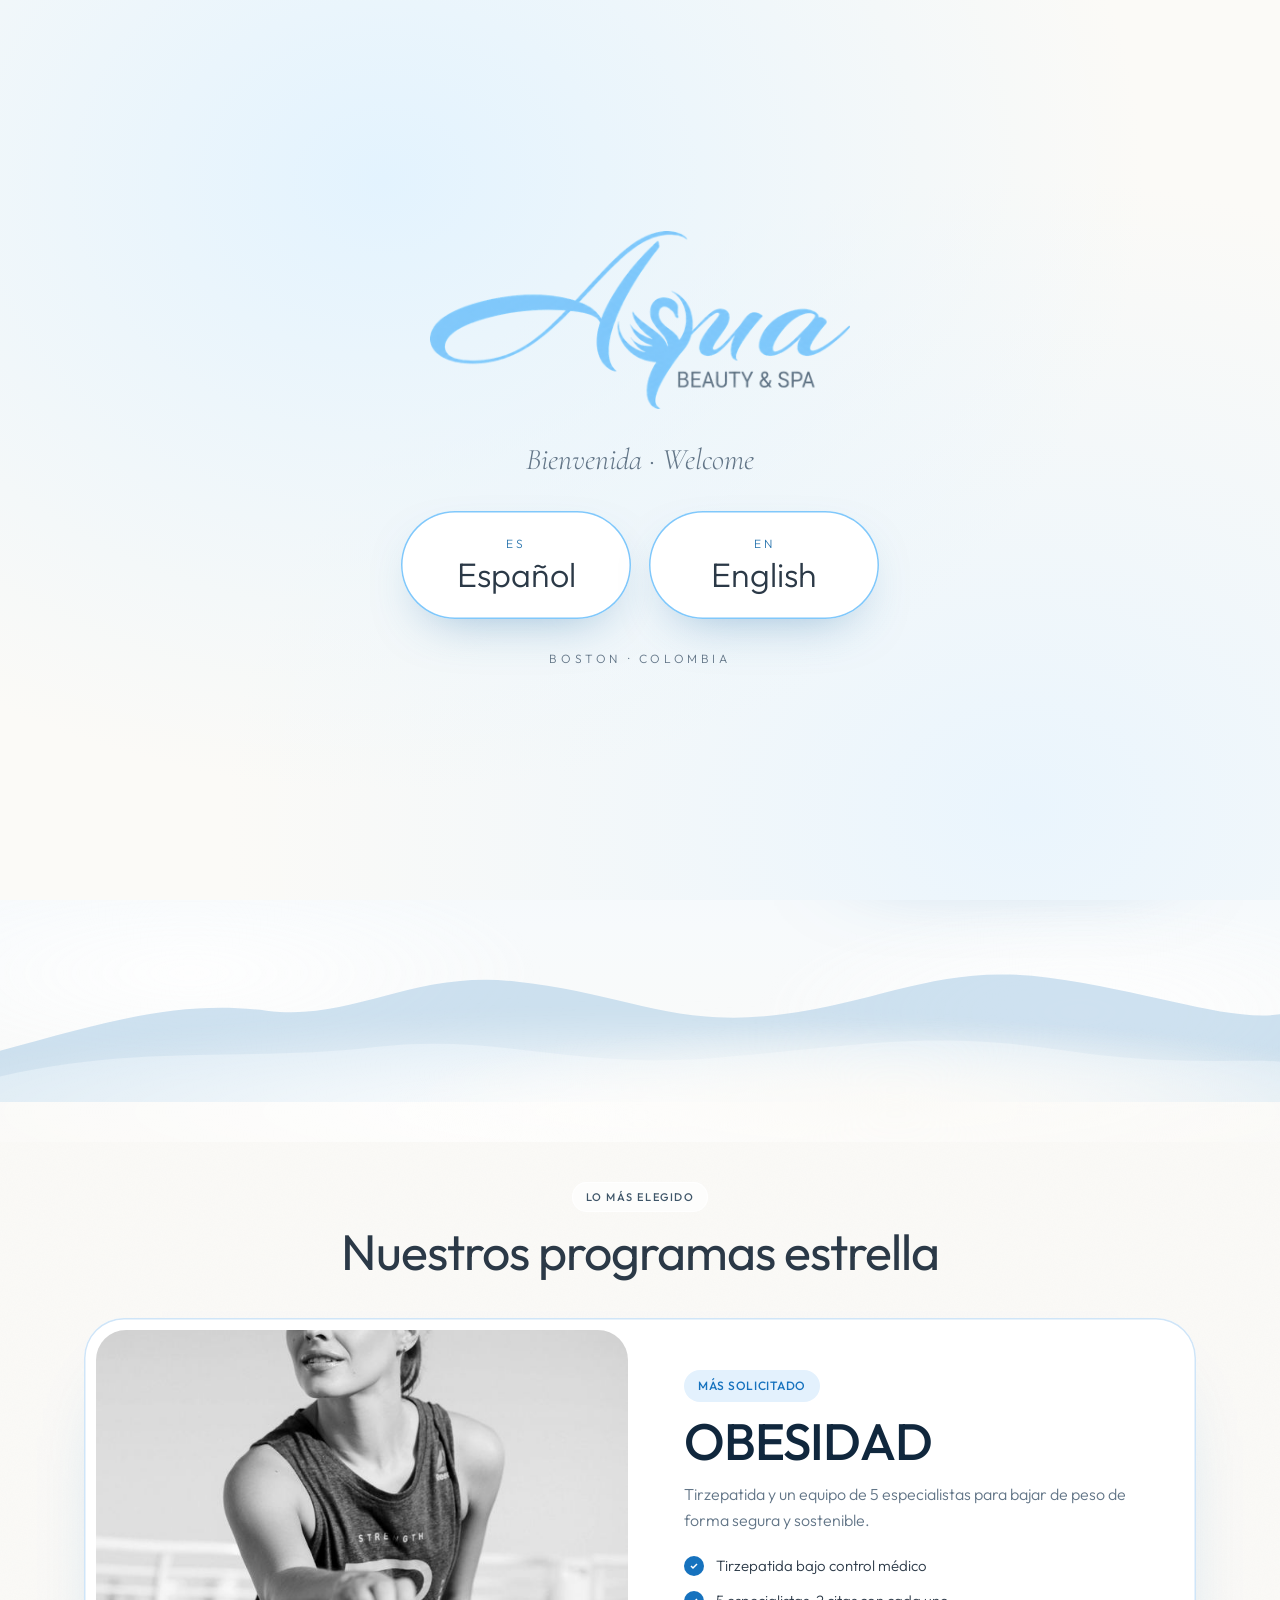
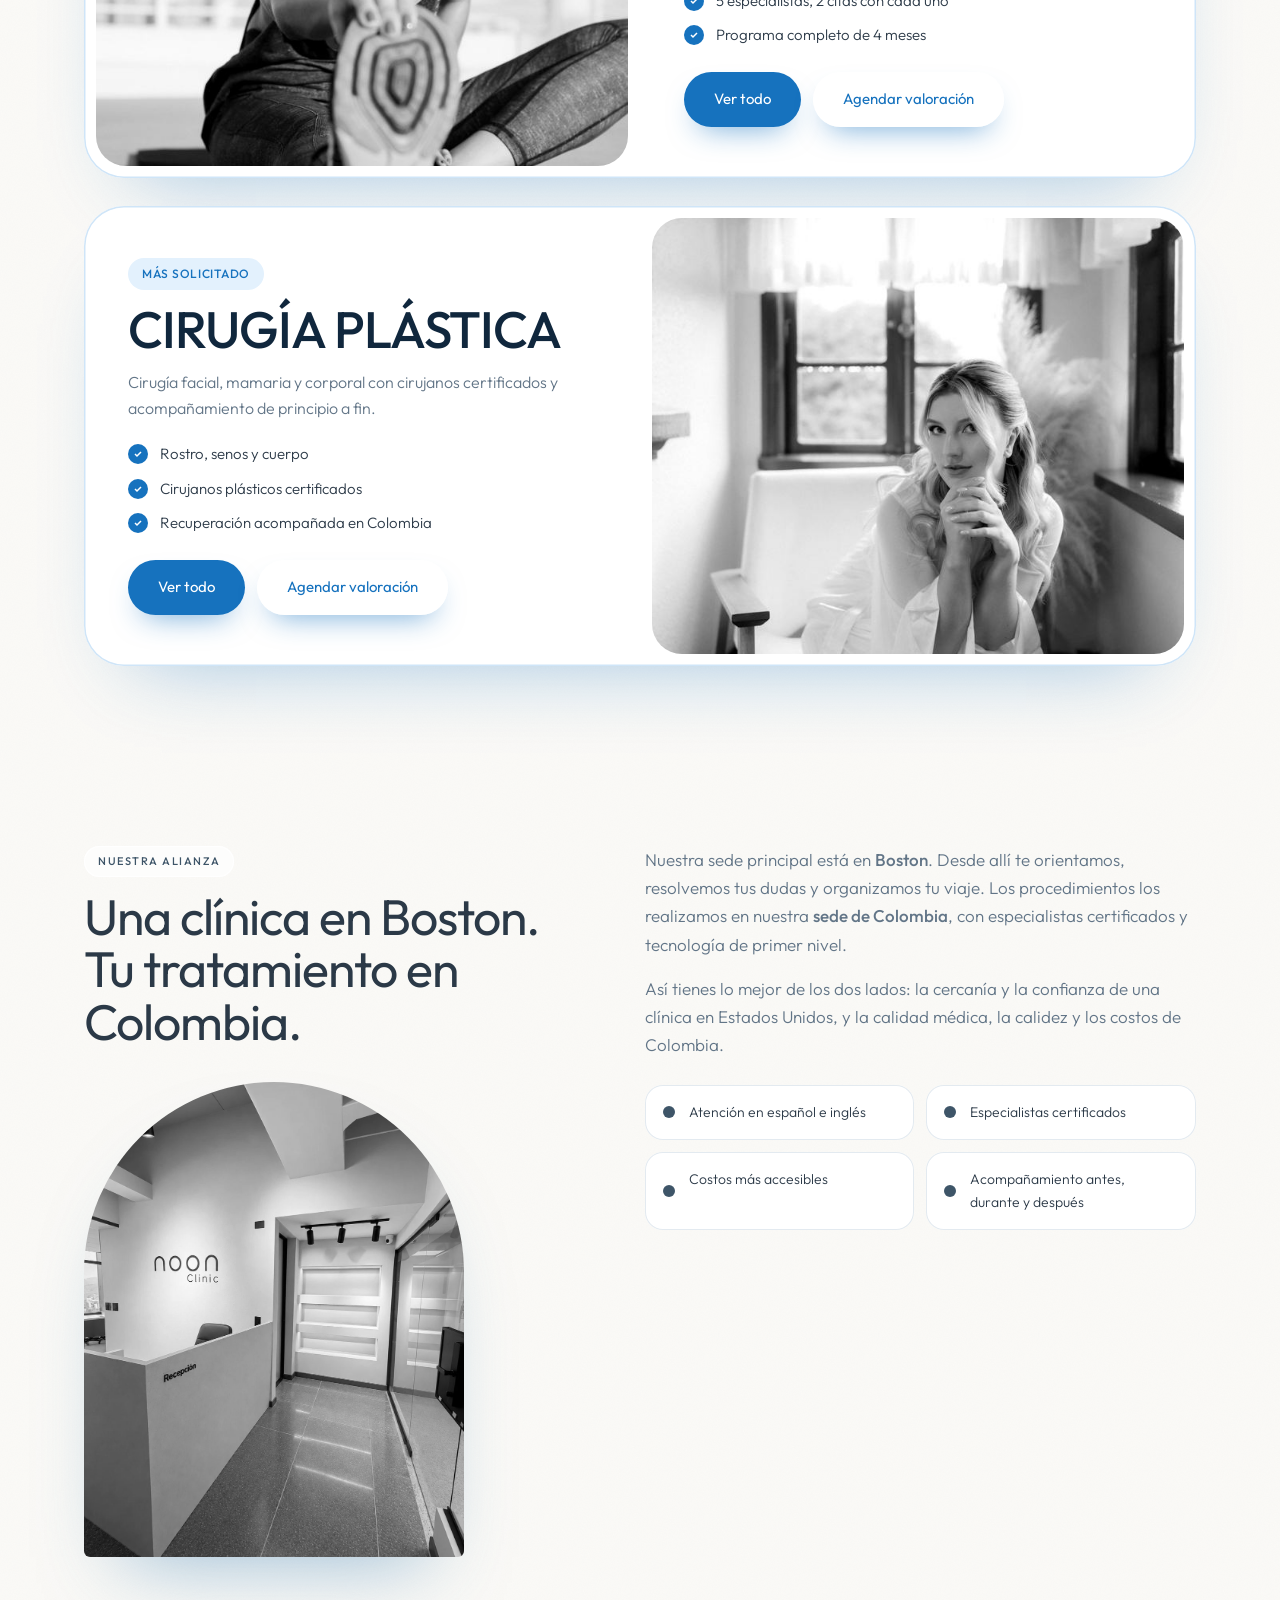
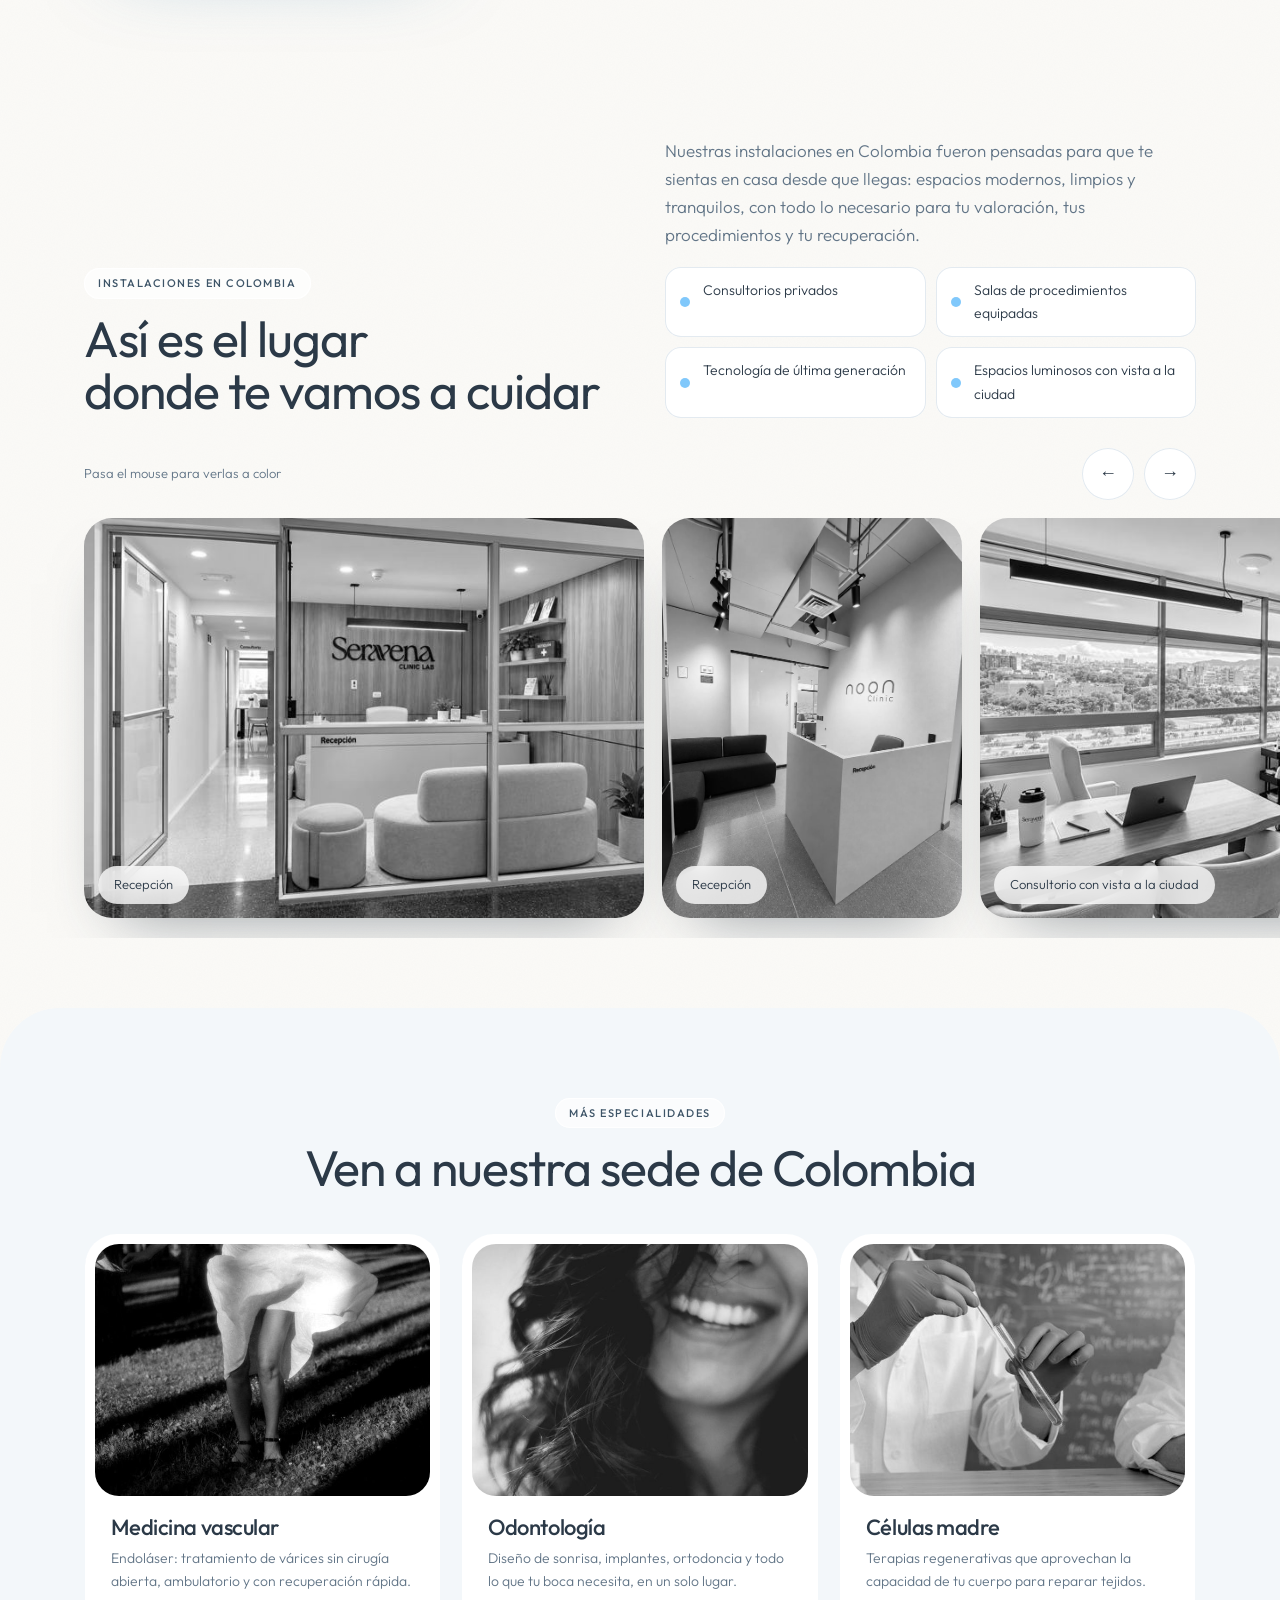
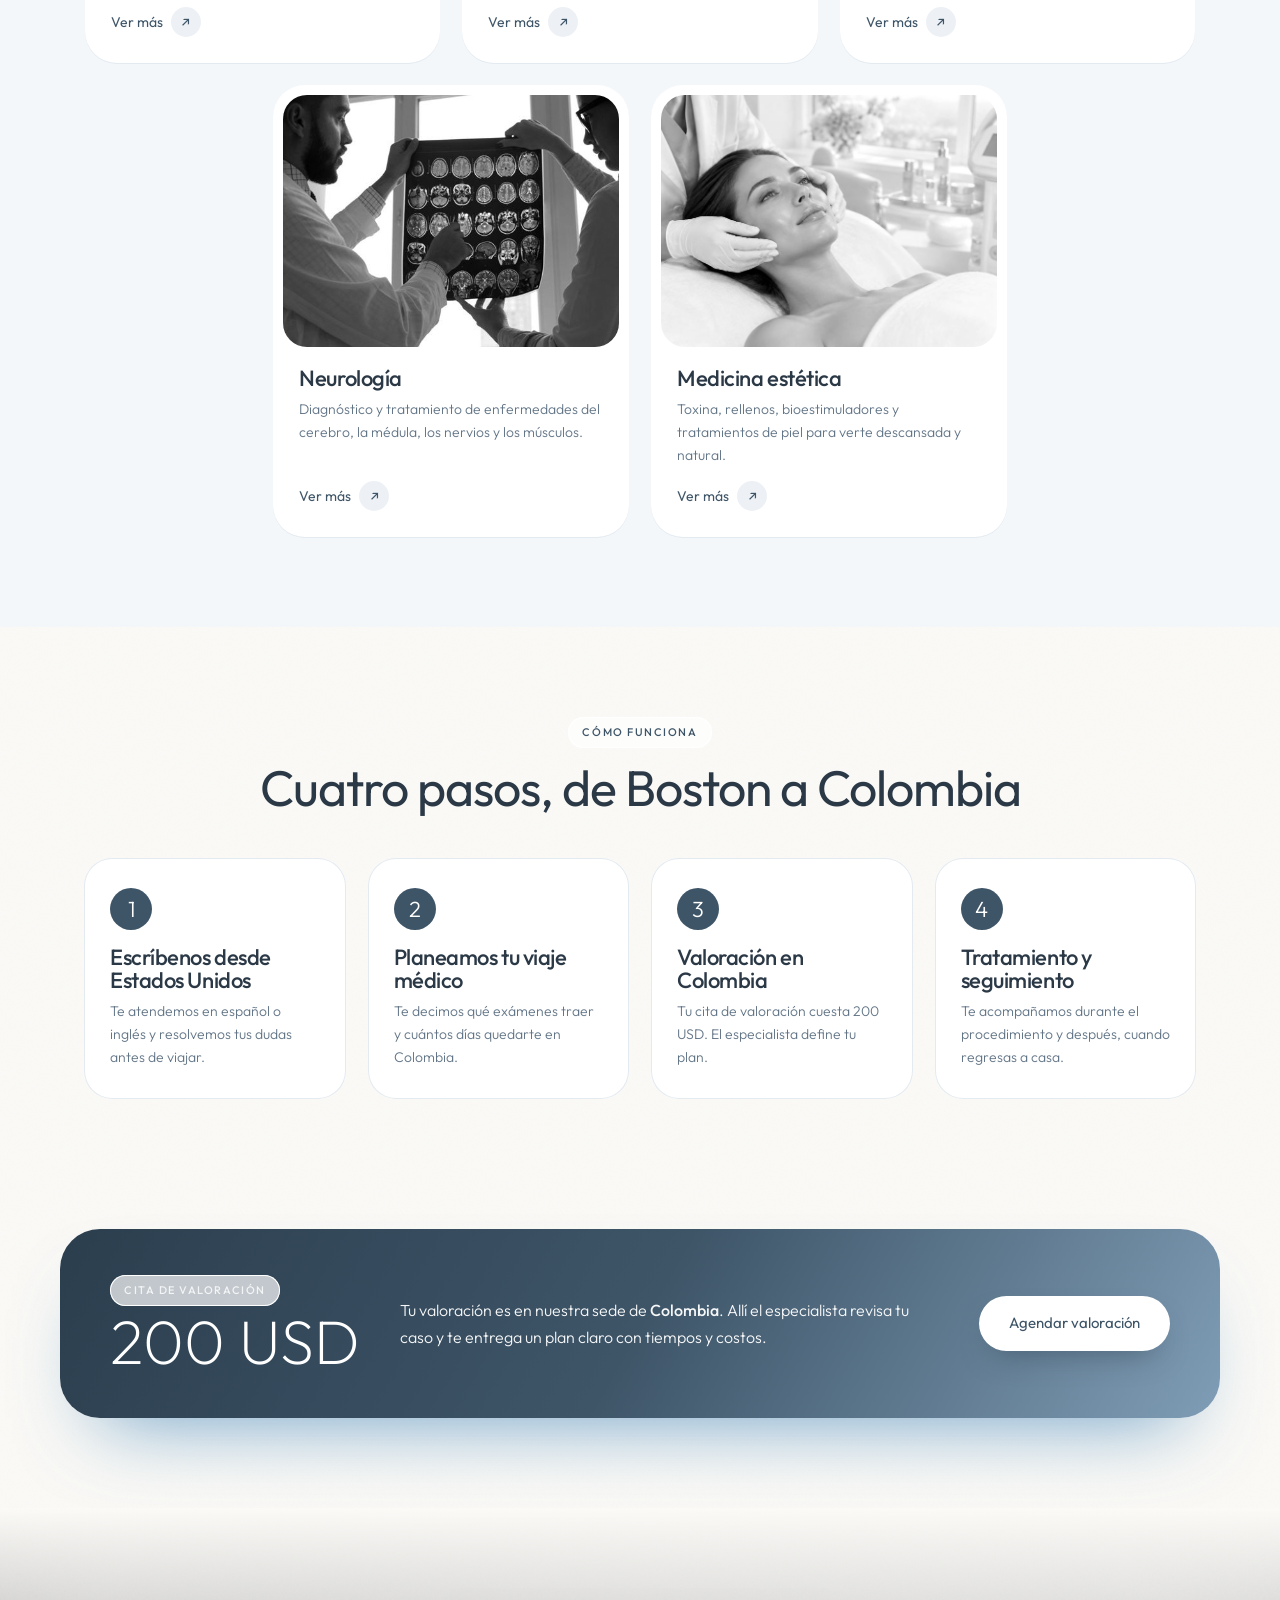
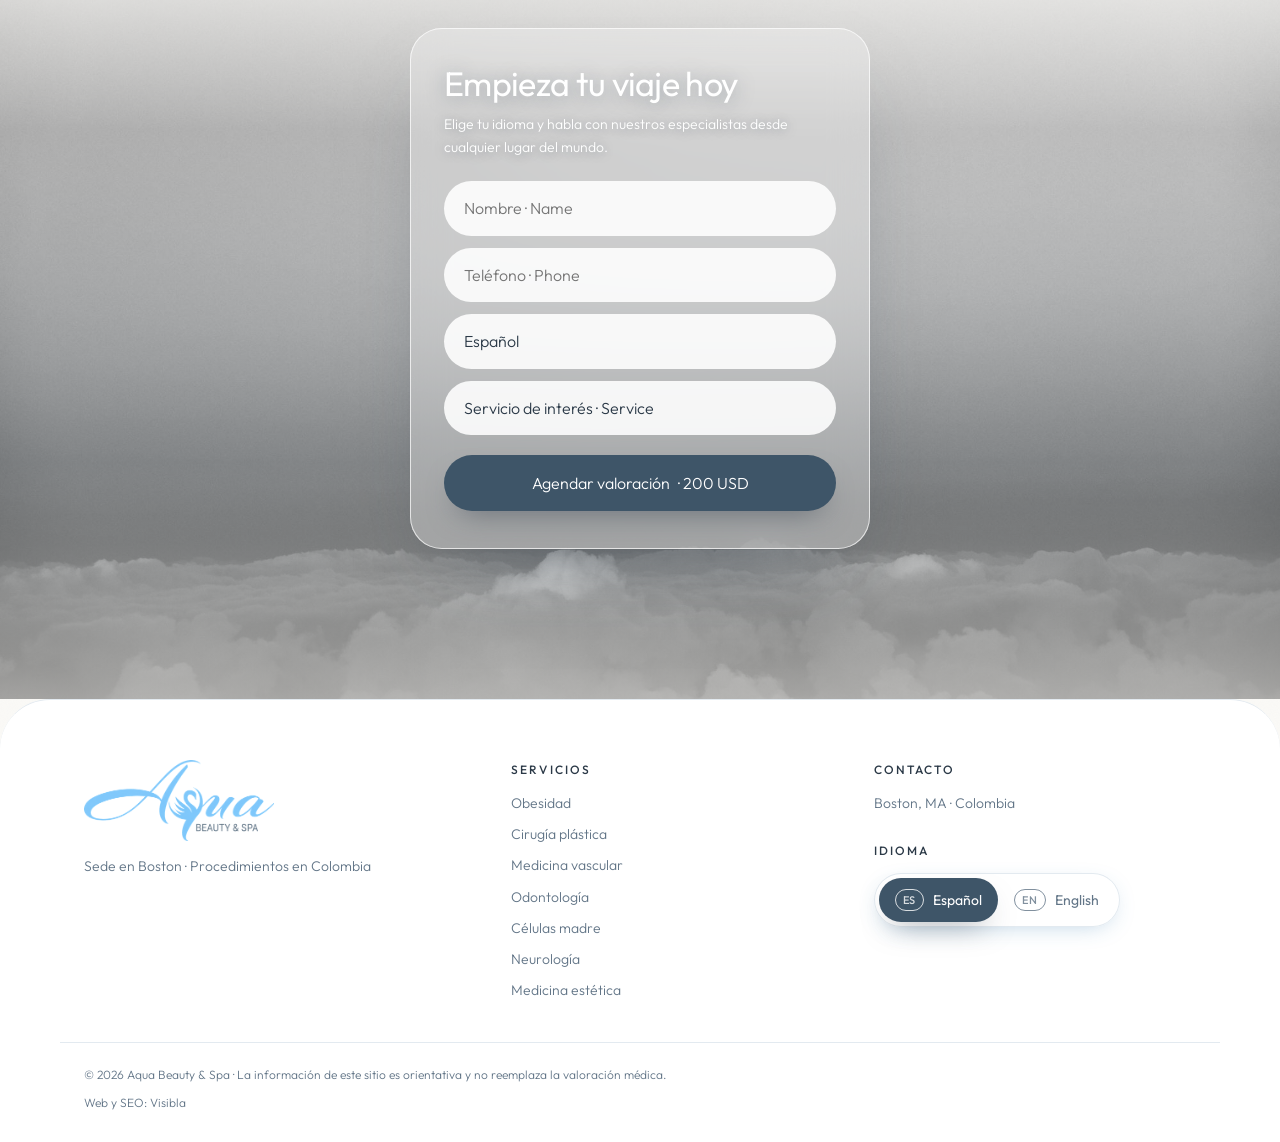
<file: index.html>
<!doctype html>
<html lang="es" data-lang="es">
<head>
<meta charset="utf-8">
<meta name="viewport" content="width=device-width, initial-scale=1, viewport-fit=cover">
<meta name="theme-color" content="#DCEEFB">
<title>Aqua Beauty & Spa · Boston – Colombia</title>
<meta name="description" content="Clínica con sede en Boston y procedimientos en Colombia: obesidad, medicina vascular, odontología, células madre, neurología, medicina estética y cirugía plástica.">
<link rel="icon" href="img/favicon.png">
<link rel="preconnect" href="https://fonts.googleapis.com"><link rel="preconnect" href="https://fonts.gstatic.com" crossorigin>
<link href="https://fonts.googleapis.com/css2?family=Outfit:wght@200;300;400;500&family=Cormorant+Garamond:ital,wght@1,400&display=swap" rel="stylesheet">
<link rel="stylesheet" href="css/estilos.css">
<script>try{var q=new URLSearchParams(location.search).get('lang');if(q==='es'||q==='en')localStorage.setItem('aqua-lang',q);var l=localStorage.getItem('aqua-lang');if(l){document.documentElement.dataset.lang=l;document.documentElement.lang=l;document.documentElement.classList.add('lang-chosen')}}catch(e){}</script>
</head>
<body class=""><div class="splash" id="splash">
  <div class="splash-card">
    <img src="img/logo-aqua-900.png" alt="Aqua Beauty &amp; Spa" class="splash-logo">
    <p class="splash-t">Bienvenida · Welcome</p>
    <div class="splash-btns">
      <button type="button" data-set="es" data-close><small>ES</small>Español</button>
      <button type="button" data-set="en" data-close><small>EN</small>English</button>
    </div>
    <p class="splash-sub">Boston · Colombia</p>
  </div>
</div>
<div class="langbar">
  <div class="wrap langbar-in">
    <p class="langbar-q"><span data-l="es">Elige tu idioma</span><span data-l="en">Choose your language</span></p>
    <div class="lang-switch" role="group" aria-label="Idioma / Language">
  <button type="button" data-set="es"><span class="flag">ES</span> Español</button>
  <button type="button" data-set="en"><span class="flag">EN</span> English</button>
</div>
  </div>
</div>
<header class="nav">
  <div class="wrap nav-in">
    <a href="index.html" class="brand"><img src="img/logo-aqua-900.png" alt="Aqua Beauty &amp; Spa"></a>
    <button class="burger" aria-label="Menú" onclick="document.body.classList.toggle('menu-open')"><i></i><i></i></button>
    <nav class="links"><a href="obesidad.html" class="prio"><span data-l="es">Obesidad</span><span data-l="en">Weight Loss</span></a><a href="cirugia-plastica.html" class="prio"><span data-l="es">Cirugía plástica</span><span data-l="en">Plastic Surgery</span></a><a href="medicina-vascular.html"><span data-l="es">Medicina vascular</span><span data-l="en">Vascular Medicine</span></a><a href="odontologia.html"><span data-l="es">Odontología</span><span data-l="en">Dentistry</span></a><a href="celulas-madre.html"><span data-l="es">Células madre</span><span data-l="en">Stem Cells</span></a><a href="neurologia.html"><span data-l="es">Neurología</span><span data-l="en">Neurology</span></a><a href="medicina-estetica.html"><span data-l="es">Medicina estética</span><span data-l="en">Aesthetic Medicine</span></a><a href="#contacto" class="btn btn-sm"><span data-l="es">Agendar valoración</span><span data-l="en">Book consultation</span></a></nav>
  </div>
</header>
<main>
<section class="hero">
  <div class="sky" aria-hidden="true">
  <span class="cl cl1"></span><span class="cl cl2"></span><span class="cl cl3"></span><span class="cl cl4"></span><span class="cl cl5"></span>
  <svg class="mnt" viewBox="0 0 1440 260" preserveAspectRatio="none"><path class="m1" d="M0 190 C 120 150 200 120 300 135 C 400 150 460 80 580 95 C 700 110 760 160 880 140 C 1000 120 1060 70 1180 90 C 1300 110 1380 150 1440 140 L1440 260 L0 260Z"/><path class="m2" d="M0 225 C 160 180 280 205 420 185 C 560 165 640 215 800 200 C 960 185 1040 160 1200 190 C 1320 212 1400 200 1440 205 L1440 260 L0 260Z"/></svg>
  <span class="cl fog1"></span><span class="cl fog2"></span>
</div>
  <div class="wrap hero-in">
    <div class="hero-txt">
      <p class="kicker"><span data-l="es">Boston · Colombia</span><span data-l="en">Boston · Colombia</span></p>
      <h1><span data-l="es"><span class='thin'>Desde Boston,</span><br>ven a cuidarte<br><span class='thin'>en</span> <span class='acc'>Colombia</span></span><span data-l="en"><span class='thin'>From Boston,</span><br>come heal<br><span class='thin'>in</span> <span class='acc'>Colombia</span></span></h1>
      <p class="lead"><span data-l="es">Somos una clínica con sede en Boston y procedimientos en nuestra sede de Colombia. Especialistas certificados, atención en tu idioma y acompañamiento en cada paso.</span><span data-l="en">We are a Boston-based clinic with procedures at our Colombia location. Certified specialists, care in your language and support at every step.</span></p>
      <div class="hero-cta">
        <a href="#contacto" class="btn"><span data-l="es">Agendar valoración</span><span data-l="en">Book consultation</span></a>
        <a href="#servicios" class="btn btn-ghost"><span data-l="es">Ver servicios</span><span data-l="en">See services</span></a>
      </div>
      <div class="hero-quick">
        <span><span data-l="es">Lo más buscado:</span><span data-l="en">Most popular:</span></span>
        <a href="obesidad.html"><span data-l="es">Programa de obesidad</span><span data-l="en">Weight-loss program</span></a>
        <a href="cirugia-plastica.html"><span data-l="es">Cirugía plástica</span><span data-l="en">Plastic surgery</span></a>
      </div>
    </div>
    <div class="hero-art" aria-hidden="true">
      <div class="arch"><img class="arch-photo" src="img/hero.jpg" srcset="img/hero-sm.jpg 700w, img/hero.jpg 1100w" sizes="(max-width: 820px) 60vw, 30vw" alt="" fetchpriority="high"></div>
      <div class="chip c1"><span data-l="es">Valoración</span><span data-l="en">Consultation</span> · 200 USD</div>
      <div class="chip c2"><span data-l="es">7 especialidades</span><span data-l="en">7 specialties</span></div>
    </div>
  </div>
</section>

<section class="top" id="destacados">
  <div class="wrap">
    <p class="kicker center"><span data-l="es">Lo más elegido</span><span data-l="en">Our most chosen</span></p>
    <h2 class="center"><span data-l="es">Nuestros programas estrella</span><span data-l="en">Our signature programs</span></h2>
    <div class="feat-grid"><article class="feat">
      <div class="feat-media bw"><img src="img/obesidad.jpg" srcset="img/obesidad-sm.jpg 700w, img/obesidad.jpg 1400w" sizes="(max-width: 820px) 92vw, 45vw" alt="" loading="lazy" decoding="async"></div>
      <div class="feat-body">
        <span class="badge"><span data-l="es">Más solicitado</span><span data-l="en">Most requested</span></span>
        <h3><span data-l="es">Obesidad</span><span data-l="en">Weight Loss</span></h3>
        <p><span data-l="es">Tirzepatida y un equipo de 5 especialistas para bajar de peso de forma segura y sostenible.</span><span data-l="en">Tirzepatide and a team of 5 specialists for safe, lasting weight loss.</span></p>
        <ul class="feat-list"><li><span data-l="es">Tirzepatida bajo control médico</span><span data-l="en">Physician-supervised tirzepatide</span></li><li><span data-l="es">5 especialistas, 2 citas con cada uno</span><span data-l="en">5 specialists, 2 visits each</span></li><li><span data-l="es">Programa completo de 4 meses</span><span data-l="en">Complete 4-month program</span></li></ul>
        <div class="feat-cta">
          <a href="obesidad.html" class="btn"><span data-l="es">Ver todo</span><span data-l="en">See details</span></a>
          <a href="#contacto" class="btn btn-ghost"><span data-l="es">Agendar valoración</span><span data-l="en">Book consultation</span></a>
        </div>
      </div>
    </article><article class="feat">
      <div class="feat-media bw"><img src="img/cirugia-plastica.jpg" srcset="img/cirugia-plastica-sm.jpg 700w, img/cirugia-plastica.jpg 1400w" sizes="(max-width: 820px) 92vw, 45vw" alt="" loading="lazy" decoding="async"></div>
      <div class="feat-body">
        <span class="badge"><span data-l="es">Más solicitado</span><span data-l="en">Most requested</span></span>
        <h3><span data-l="es">Cirugía plástica</span><span data-l="en">Plastic Surgery</span></h3>
        <p><span data-l="es">Cirugía facial, mamaria y corporal con cirujanos certificados y acompañamiento de principio a fin.</span><span data-l="en">Facial, breast and body surgery with certified surgeons and support from start to finish.</span></p>
        <ul class="feat-list"><li><span data-l="es">Rostro, senos y cuerpo</span><span data-l="en">Face, breasts and body</span></li><li><span data-l="es">Cirujanos plásticos certificados</span><span data-l="en">Certified plastic surgeons</span></li><li><span data-l="es">Recuperación acompañada en Colombia</span><span data-l="en">Supported recovery in Colombia</span></li></ul>
        <div class="feat-cta">
          <a href="cirugia-plastica.html" class="btn"><span data-l="es">Ver todo</span><span data-l="en">See details</span></a>
          <a href="#contacto" class="btn btn-ghost"><span data-l="es">Agendar valoración</span><span data-l="en">Book consultation</span></a>
        </div>
      </div>
    </article></div>
  </div>
</section>

<section class="alianza" id="alianza">
  <div class="wrap alianza-in">
    <div>
      <p class="kicker"><span data-l="es">Nuestra alianza</span><span data-l="en">Our partnership</span></p>
      <h2><span data-l="es">Una clínica en Boston.<br>Tu tratamiento en Colombia.</span><span data-l="en">A clinic in Boston.<br>Your treatment in Colombia.</span></h2>
      <div class="alianza-foto bw"><img src="img/sede/recepcion-2.jpg" alt="" loading="lazy"></div>
    </div>
    <div class="alianza-txt">
      <div data-l="es"><p>Nuestra sede principal está en <strong>Boston</strong>. Desde allí te orientamos, resolvemos tus dudas y organizamos tu viaje. Los procedimientos los realizamos en nuestra <strong>sede de Colombia</strong>, con especialistas certificados y tecnología de primer nivel.</p><p>Así tienes lo mejor de los dos lados: la cercanía y la confianza de una clínica en Estados Unidos, y la calidad médica, la calidez y los costos de Colombia.</p></div><div data-l="en"><p>Our main office is in <strong>Boston</strong>. From there we guide you, answer your questions and organize your trip. Procedures are performed at our <strong>Colombia location</strong>, with certified specialists and first-class technology.</p><p>You get the best of both worlds: the closeness and trust of a U.S. clinic, and the medical quality, warmth and pricing of Colombia.</p></div>
      <ul class="pros">
        <li><span data-l="es">Atención en español e inglés</span><span data-l="en">Care in English and Spanish</span></li>
        <li><span data-l="es">Especialistas certificados</span><span data-l="en">Certified specialists</span></li>
        <li><span data-l="es">Costos más accesibles</span><span data-l="en">More affordable pricing</span></li>
        <li><span data-l="es">Acompañamiento antes, durante y después</span><span data-l="en">Support before, during and after</span></li>
      </ul>
    </div>
  </div>
</section>

<section class="sede" id="instalaciones">
  <div class="wrap sede-intro">
    <div>
      <p class="kicker"><span data-l="es">Instalaciones en Colombia</span><span data-l="en">Our facilities in Colombia</span></p>
      <h2><span data-l="es">Así es el lugar<br>donde te vamos a cuidar</span><span data-l="en">This is where<br>we'll take care of you</span></h2>
    </div>
    <div class="sede-txt">
      <p><span data-l="es">Nuestras instalaciones en Colombia fueron pensadas para que te sientas en casa desde que llegas: espacios modernos, limpios y tranquilos, con todo lo necesario para tu valoración, tus procedimientos y tu recuperación.</span><span data-l="en">Our facilities in Colombia were designed so you feel at home from the moment you arrive: modern, clean and calm spaces with everything you need for your consultation, procedures and recovery.</span></p>
      <ul class="sede-pts"><li><span data-l="es">Consultorios privados</span><span data-l="en">Private doctor's offices</span></li><li><span data-l="es">Salas de procedimientos equipadas</span><span data-l="en">Fully equipped treatment rooms</span></li><li><span data-l="es">Tecnología de última generación</span><span data-l="en">State-of-the-art technology</span></li><li><span data-l="es">Espacios luminosos con vista a la ciudad</span><span data-l="en">Bright spaces with city views</span></li></ul>
    </div>
  </div>
  <div class="wrap g-bar">
    <p class="g-hint"><span data-l="es">Pasa el mouse para verlas a color</span><span data-l="en">Hover to see them in color</span></p>
    <div class="g-nav">
      <button type="button" class="g-btn" data-dir="-1" aria-label="Anterior">←</button>
      <button type="button" class="g-btn" data-dir="1" aria-label="Siguiente">→</button>
    </div>
  </div>
  <div class="g-track"><figure class="g-item bw wide"><img src="img/sede/s-entrada-sm.jpg" alt="" loading="lazy" decoding="async"><figcaption><span data-l="es">Recepción</span><span data-l="en">Reception</span></figcaption></figure><figure class="g-item bw "><img src="img/sede/recepcion-1-sm.jpg" alt="" loading="lazy" decoding="async"><figcaption><span data-l="es">Recepción</span><span data-l="en">Reception</span></figcaption></figure><figure class="g-item bw wide"><img src="img/sede/s-consultorio-sm.jpg" alt="" loading="lazy" decoding="async"><figcaption><span data-l="es">Consultorio con vista a la ciudad</span><span data-l="en">Doctor's office with city views</span></figcaption></figure><figure class="g-item bw "><img src="img/sede/consultorio-sm.jpg" alt="" loading="lazy" decoding="async"><figcaption><span data-l="es">Consultorio</span><span data-l="en">Doctor's office</span></figcaption></figure><figure class="g-item bw "><img src="img/sede/cabina-2-sm.jpg" alt="" loading="lazy" decoding="async"><figcaption><span data-l="es">Sala de procedimientos</span><span data-l="en">Treatment room</span></figcaption></figure><figure class="g-item bw wide"><img src="img/sede/s-cabina-sm.jpg" alt="" loading="lazy" decoding="async"><figcaption><span data-l="es">Sala de tratamientos corporales</span><span data-l="en">Body treatment room</span></figcaption></figure><figure class="g-item bw "><img src="img/sede/sala-espera-sm.jpg" alt="" loading="lazy" decoding="async"><figcaption><span data-l="es">Sala de espera</span><span data-l="en">Waiting room</span></figcaption></figure><figure class="g-item bw wide"><img src="img/sede/s-recepcion-sm.jpg" alt="" loading="lazy" decoding="async"><figcaption><span data-l="es">Recepción</span><span data-l="en">Reception</span></figcaption></figure><figure class="g-item bw "><img src="img/sede/vista-1-sm.jpg" alt="" loading="lazy" decoding="async"><figcaption><span data-l="es">La vista desde nuestra sede</span><span data-l="en">The view from our clinic</span></figcaption></figure><figure class="g-item bw "><img src="img/sede/cabina-1-sm.jpg" alt="" loading="lazy" decoding="async"><figcaption><span data-l="es">Sala de procedimientos</span><span data-l="en">Treatment room</span></figcaption></figure><figure class="g-item bw "><img src="img/sede/recepcion-2-sm.jpg" alt="" loading="lazy" decoding="async"><figcaption><span data-l="es">Recepción</span><span data-l="en">Reception</span></figcaption></figure><figure class="g-item bw "><img src="img/sede/pasillo-sm.jpg" alt="" loading="lazy" decoding="async"><figcaption><span data-l="es">Consultorios privados</span><span data-l="en">Private rooms</span></figcaption></figure><figure class="g-item bw "><img src="img/sede/vista-2-sm.jpg" alt="" loading="lazy" decoding="async"><figcaption><span data-l="es">Rodeados de verde y montañas</span><span data-l="en">Surrounded by green and mountains</span></figcaption></figure></div>
</section>

<section class="servicios" id="servicios">
  <div class="wrap">
    <p class="kicker center"><span data-l="es">Más especialidades</span><span data-l="en">More specialties</span></p>
    <h2 class="center"><span data-l="es">Ven a nuestra sede de Colombia</span><span data-l="en">Come to our Colombia location</span></h2>
    <div class="sgrid"><a class="scard" href="medicina-vascular.html">
      <div class="scard-media"><img src="img/medicina-vascular.jpg" srcset="img/medicina-vascular-sm.jpg 700w, img/medicina-vascular.jpg 1400w" sizes="(max-width: 820px) 92vw, 45vw" alt="" loading="lazy" decoding="async"></div>
      <div class="scard-body">
        <h3><span data-l="es">Medicina vascular</span><span data-l="en">Vascular Medicine</span></h3>
        <p><span data-l="es">Endoláser: tratamiento de várices sin cirugía abierta, ambulatorio y con recuperación rápida.</span><span data-l="en">Endovenous laser: varicose vein treatment without open surgery, outpatient and with quick recovery.</span></p>
        <span class="more"><span data-l="es">Ver más</span><span data-l="en">Learn more</span> <i>↗</i></span>
      </div>
    </a><a class="scard" href="odontologia.html">
      <div class="scard-media"><img src="img/odontologia.jpg" srcset="img/odontologia-sm.jpg 700w, img/odontologia.jpg 1400w" sizes="(max-width: 820px) 92vw, 45vw" alt="" loading="lazy" decoding="async"></div>
      <div class="scard-body">
        <h3><span data-l="es">Odontología</span><span data-l="en">Dentistry</span></h3>
        <p><span data-l="es">Diseño de sonrisa, implantes, ortodoncia y todo lo que tu boca necesita, en un solo lugar.</span><span data-l="en">Smile design, implants, orthodontics and everything your mouth needs, in one place.</span></p>
        <span class="more"><span data-l="es">Ver más</span><span data-l="en">Learn more</span> <i>↗</i></span>
      </div>
    </a><a class="scard" href="celulas-madre.html">
      <div class="scard-media"><img src="img/celulas-madre.jpg" srcset="img/celulas-madre-sm.jpg 700w, img/celulas-madre.jpg 1400w" sizes="(max-width: 820px) 92vw, 45vw" alt="" loading="lazy" decoding="async"></div>
      <div class="scard-body">
        <h3><span data-l="es">Células madre</span><span data-l="en">Stem Cells</span></h3>
        <p><span data-l="es">Terapias regenerativas que aprovechan la capacidad de tu cuerpo para reparar tejidos.</span><span data-l="en">Regenerative therapies that harness your body's ability to repair tissue.</span></p>
        <span class="more"><span data-l="es">Ver más</span><span data-l="en">Learn more</span> <i>↗</i></span>
      </div>
    </a><a class="scard" href="neurologia.html">
      <div class="scard-media"><img src="img/neurologia.jpg" srcset="img/neurologia-sm.jpg 700w, img/neurologia.jpg 1400w" sizes="(max-width: 820px) 92vw, 45vw" alt="" loading="lazy" decoding="async"></div>
      <div class="scard-body">
        <h3><span data-l="es">Neurología</span><span data-l="en">Neurology</span></h3>
        <p><span data-l="es">Diagnóstico y tratamiento de enfermedades del cerebro, la médula, los nervios y los músculos.</span><span data-l="en">Diagnosis and treatment of conditions of the brain, spinal cord, nerves and muscles.</span></p>
        <span class="more"><span data-l="es">Ver más</span><span data-l="en">Learn more</span> <i>↗</i></span>
      </div>
    </a><a class="scard" href="medicina-estetica.html">
      <div class="scard-media"><img src="img/medicina-estetica.jpg" srcset="img/medicina-estetica-sm.jpg 700w, img/medicina-estetica.jpg 1400w" sizes="(max-width: 820px) 92vw, 45vw" alt="" loading="lazy" decoding="async"></div>
      <div class="scard-body">
        <h3><span data-l="es">Medicina estética</span><span data-l="en">Aesthetic Medicine</span></h3>
        <p><span data-l="es">Toxina, rellenos, bioestimuladores y tratamientos de piel para verte descansada y natural.</span><span data-l="en">Toxin, fillers, biostimulators and skin treatments to look rested and natural.</span></p>
        <span class="more"><span data-l="es">Ver más</span><span data-l="en">Learn more</span> <i>↗</i></span>
      </div>
    </a></div>
  </div>
</section>

<section class="pasos">
  <div class="wrap">
    <p class="kicker center"><span data-l="es">Cómo funciona</span><span data-l="en">How it works</span></p>
    <h2 class="center"><span data-l="es">Cuatro pasos, de Boston a Colombia</span><span data-l="en">Four steps, from Boston to Colombia</span></h2>
    <ol class="plist"><li><span class="n">1</span><h3><span data-l="es">Escríbenos desde Estados Unidos</span><span data-l="en">Reach out from the U.S.</span></h3><p><span data-l="es">Te atendemos en español o inglés y resolvemos tus dudas antes de viajar.</span><span data-l="en">We assist you in English or Spanish and answer your questions before you travel.</span></p></li><li><span class="n">2</span><h3><span data-l="es">Planeamos tu viaje médico</span><span data-l="en">We plan your medical trip</span></h3><p><span data-l="es">Te decimos qué exámenes traer y cuántos días quedarte en Colombia.</span><span data-l="en">We tell you which tests to bring and how many days to stay in Colombia.</span></p></li><li><span class="n">3</span><h3><span data-l="es">Valoración en Colombia</span><span data-l="en">Consultation in Colombia</span></h3><p><span data-l="es">Tu cita de valoración cuesta 200 USD. El especialista define tu plan.</span><span data-l="en">Your consultation costs 200 USD. The specialist defines your plan.</span></p></li><li><span class="n">4</span><h3><span data-l="es">Tratamiento y seguimiento</span><span data-l="en">Treatment & follow-up</span></h3><p><span data-l="es">Te acompañamos durante el procedimiento y después, cuando regresas a casa.</span><span data-l="en">We support you during treatment and after you return home.</span></p></li></ol>
  </div>
</section>

<section class="val">
  <div class="wrap val-in">
    <div>
      <p class="kicker"><span data-l="es">Cita de valoración</span><span data-l="en">Consultation</span></p>
      <p class="val-precio">200 USD</p>
    </div>
    <p class="val-txt"><span data-l="es">Tu valoración es en nuestra sede de <strong>Colombia</strong>. Allí el especialista revisa tu caso y te entrega un plan claro con tiempos y costos.</span><span data-l="en">Your consultation takes place at our <strong>Colombia</strong> location, where the specialist reviews your case and gives you a clear plan with timing and costs.</span></p>
    <a href="#contacto" class="btn"><span data-l="es">Agendar valoración</span><span data-l="en">Book consultation</span></a>
  </div>
</section>

<section class="contacto con-foto" id="contacto">
  <div class="sky" aria-hidden="true">
  <span class="cl cl1"></span><span class="cl cl2"></span><span class="cl cl3"></span><span class="cl cl4"></span><span class="cl cl5"></span>
  <svg class="mnt" viewBox="0 0 1440 260" preserveAspectRatio="none"><path class="m1" d="M0 190 C 120 150 200 120 300 135 C 400 150 460 80 580 95 C 700 110 760 160 880 140 C 1000 120 1060 70 1180 90 C 1300 110 1380 150 1440 140 L1440 260 L0 260Z"/><path class="m2" d="M0 225 C 160 180 280 205 420 185 C 560 165 640 215 800 200 C 960 185 1040 160 1200 190 C 1320 212 1400 200 1440 205 L1440 260 L0 260Z"/></svg>
  <span class="cl fog1"></span><span class="cl fog2"></span>
</div>
  <form class="glass" id="form-contacto" data-wa="" data-mail="">
    <h2><span data-l="es">Empieza tu viaje hoy</span><span data-l="en">Begin your journey today</span></h2>
    <p><span data-l="es">Elige tu idioma y habla con nuestros especialistas desde cualquier lugar del mundo.</span><span data-l="en">Choose your language and connect with our specialists from anywhere in the world.</span></p>
    <input name="nombre" required placeholder="Nombre · Name">
    <input name="tel" required type="tel" placeholder="Teléfono · Phone">
    <select name="idioma"><option value="Español">Español</option><option value="English">English</option></select>
    <select name="servicio"><option value="">Servicio de interés · Service</option><option value="Obesidad" data-en="Weight Loss">Obesidad / Weight Loss</option><option value="Cirugía plástica" data-en="Plastic Surgery">Cirugía plástica / Plastic Surgery</option><option value="Medicina vascular" data-en="Vascular Medicine">Medicina vascular / Vascular Medicine</option><option value="Odontología" data-en="Dentistry">Odontología / Dentistry</option><option value="Células madre" data-en="Stem Cells">Células madre / Stem Cells</option><option value="Neurología" data-en="Neurology">Neurología / Neurology</option><option value="Medicina estética" data-en="Aesthetic Medicine">Medicina estética / Aesthetic Medicine</option></select>
    <button class="btn" type="submit"><span data-l="es">Agendar valoración</span><span data-l="en">Book consultation</span> · 200 USD</button>
    <p class="form-pend form-msg" hidden><span data-l="es">Muy pronto habilitamos el agendamiento en línea. Gracias por tu paciencia.</span><span data-l="en">Online booking opens very soon. Thank you for your patience.</span></p>
    <p class="form-ok form-msg" hidden><span data-l="es">¡Gracias! Te contactaremos muy pronto.</span><span data-l="en">Thank you! We'll contact you shortly.</span></p>
  </form>
</section>
</main><footer class="foot">
  <div class="wrap foot-in">
    <div class="foot-brand">
      <img src="img/logo-aqua-900.png" alt="Aqua Beauty &amp; Spa">
      <p><span data-l="es">Sede en Boston · Procedimientos en Colombia</span><span data-l="en">Based in Boston · Procedures in Colombia</span></p>
    </div>
    <div class="foot-col"><p class="foot-h"><span data-l="es">Servicios</span><span data-l="en">Services</span></p><a href="obesidad.html"><span data-l="es">Obesidad</span><span data-l="en">Weight Loss</span></a><a href="cirugia-plastica.html"><span data-l="es">Cirugía plástica</span><span data-l="en">Plastic Surgery</span></a><a href="medicina-vascular.html"><span data-l="es">Medicina vascular</span><span data-l="en">Vascular Medicine</span></a><a href="odontologia.html"><span data-l="es">Odontología</span><span data-l="en">Dentistry</span></a><a href="celulas-madre.html"><span data-l="es">Células madre</span><span data-l="en">Stem Cells</span></a><a href="neurologia.html"><span data-l="es">Neurología</span><span data-l="en">Neurology</span></a><a href="medicina-estetica.html"><span data-l="es">Medicina estética</span><span data-l="en">Aesthetic Medicine</span></a></div>
    <div class="foot-col"><p class="foot-h"><span data-l="es">Contacto</span><span data-l="en">Contact</span></p><span data-l="es">Boston, MA · Colombia</span><span data-l="en">Boston, MA · Colombia</span>
      <p class="foot-h" style="margin-top:18px"><span data-l="es">Idioma</span><span data-l="en">Language</span></p><div class="lang-switch" role="group" aria-label="Idioma / Language">
  <button type="button" data-set="es"><span class="flag">ES</span> Español</button>
  <button type="button" data-set="en"><span class="flag">EN</span> English</button>
</div></div>
  </div>
  <div class="wrap foot-legal">© 2026 Aqua Beauty &amp; Spa · <span data-l="es">La información de este sitio es orientativa y no reemplaza la valoración médica.</span><span data-l="en">The information on this site is for guidance and does not replace a medical consultation.</span><span style="display:block;margin-top:8px"><span data-l="es">Web y SEO:</span><span data-l="en">Website &amp; SEO:</span> <a href="https://posicion-seo.com/">Visibla</a></span></div>
</footer>
<a href="#contacto" class="mcta"><span data-l="es">Agendar valoración</span><span data-l="en">Book consultation</span> · 200 USD</a>
<script src="js/main.js"></script>
</body></html>
</file>
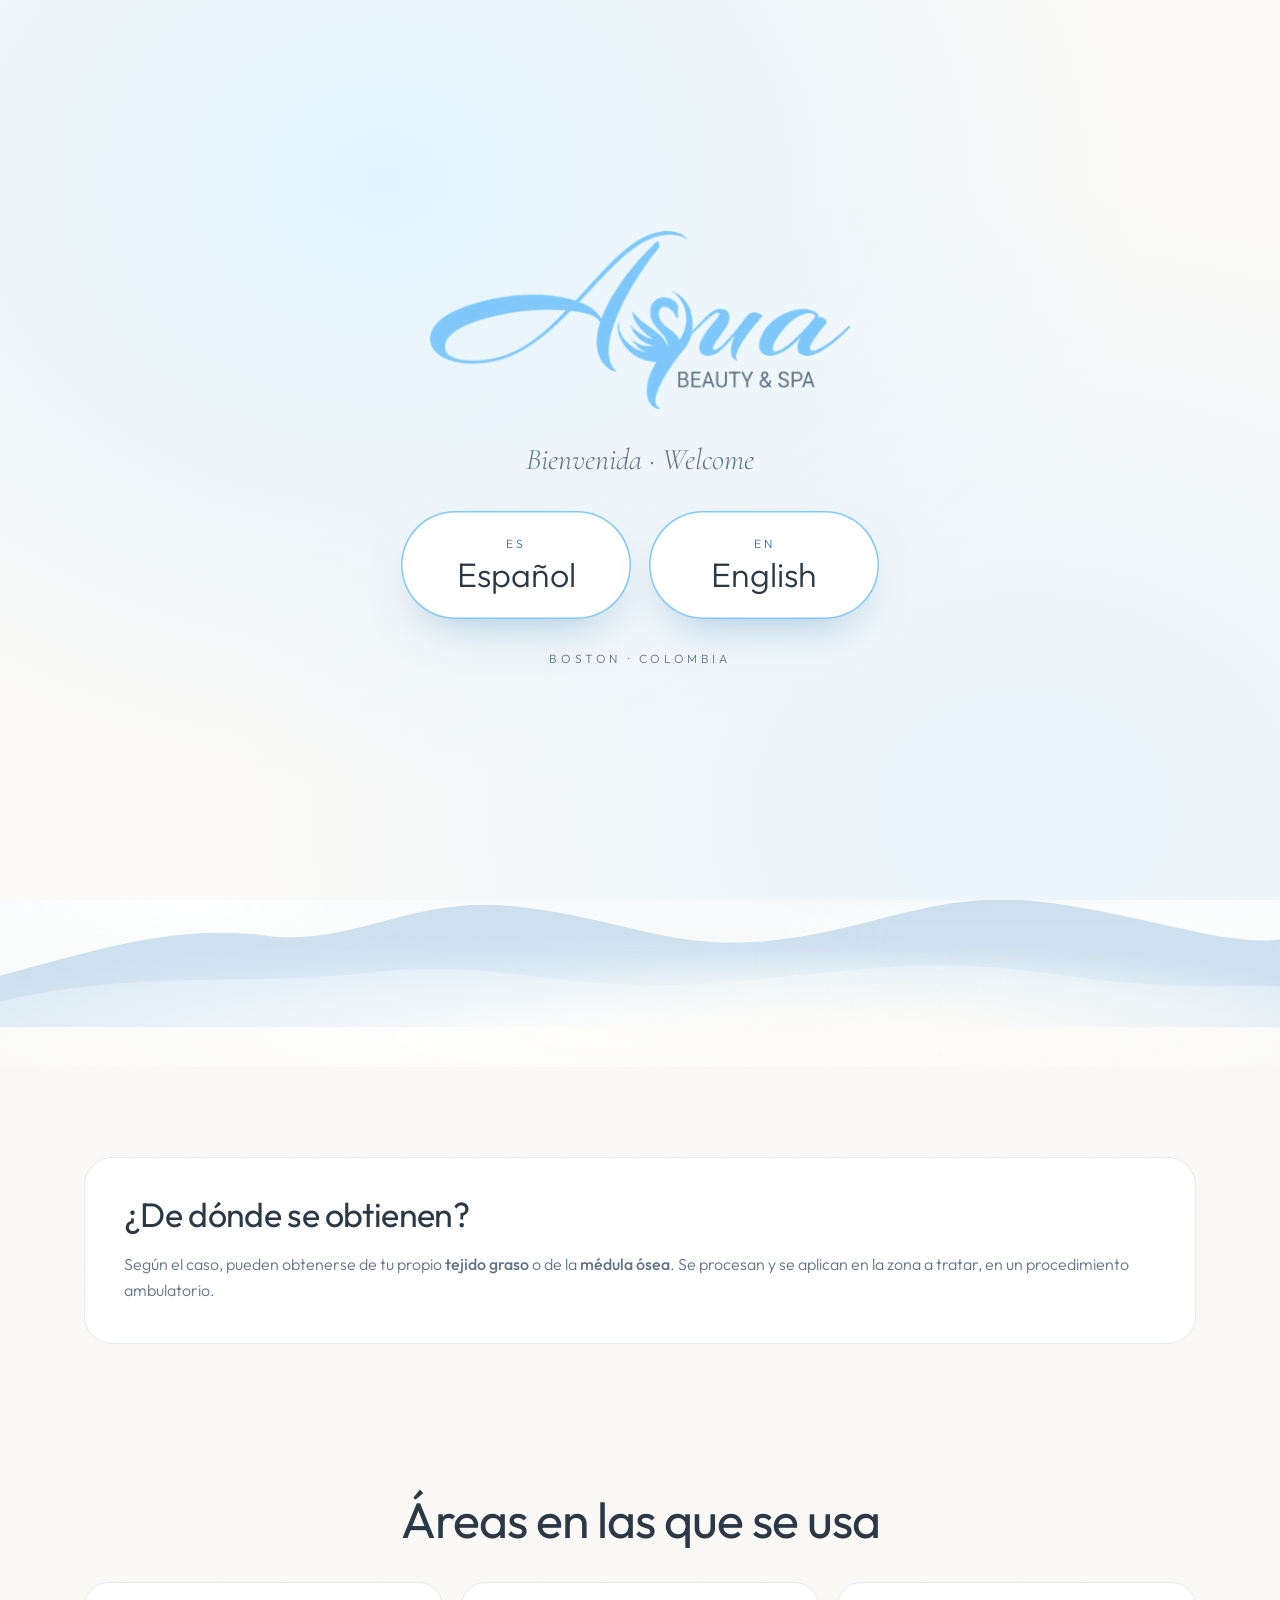
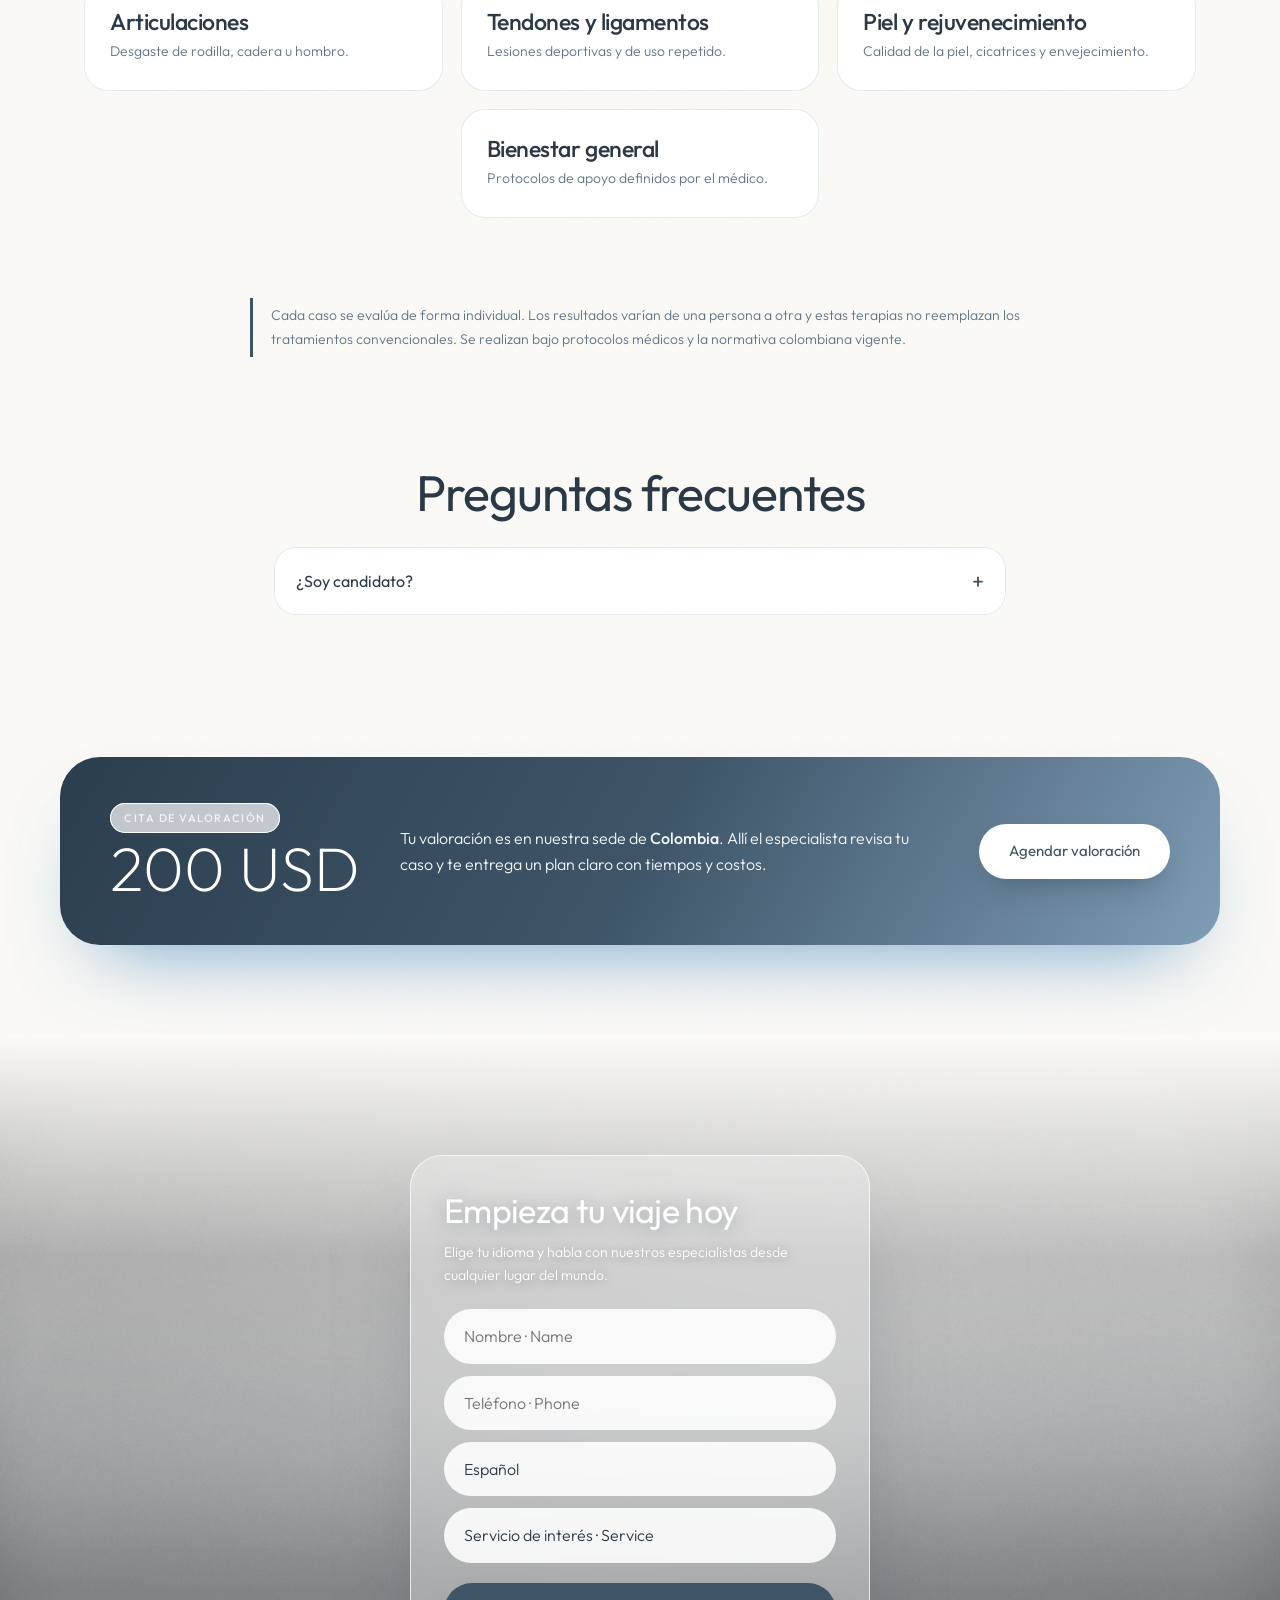
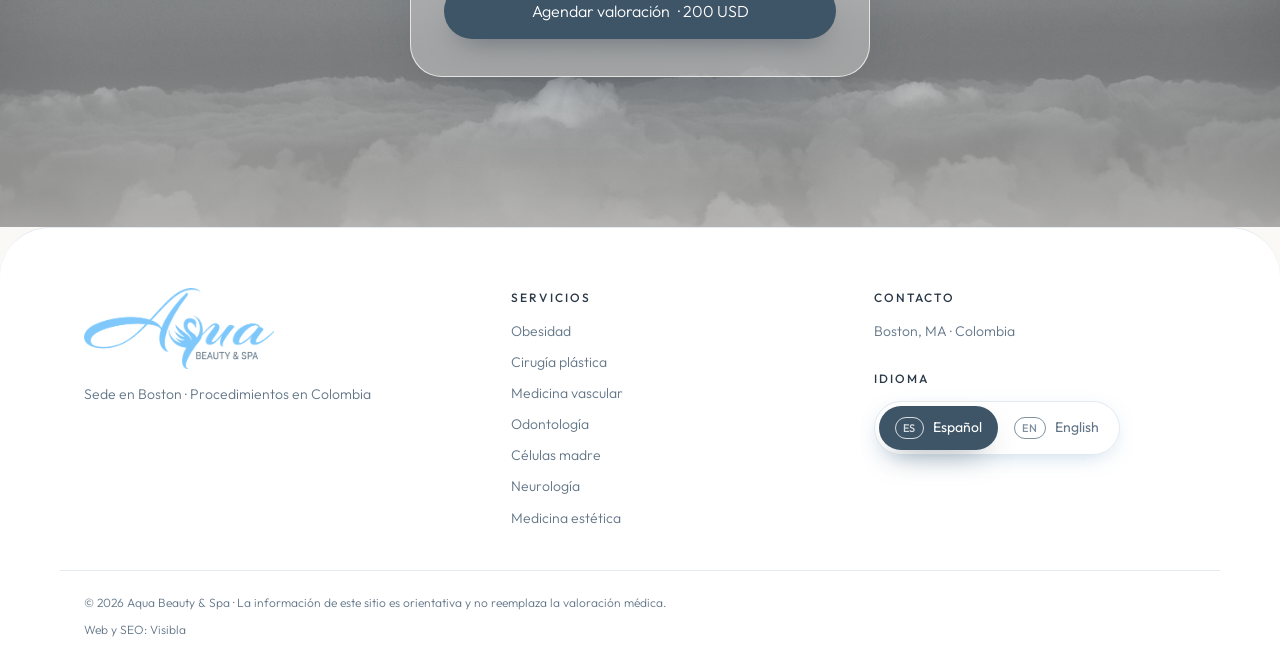
<file: celulas-madre.html>
<!doctype html>
<html lang="es" data-lang="es">
<head>
<meta charset="utf-8">
<meta name="viewport" content="width=device-width, initial-scale=1, viewport-fit=cover">
<meta name="theme-color" content="#DCEEFB">
<title>Células madre · Aqua Beauty & Spa</title>
<meta name="description" content="Terapias regenerativas que aprovechan la capacidad de tu cuerpo para reparar tejidos.">
<link rel="icon" href="img/favicon.png">
<link rel="preconnect" href="https://fonts.googleapis.com"><link rel="preconnect" href="https://fonts.gstatic.com" crossorigin>
<link href="https://fonts.googleapis.com/css2?family=Outfit:wght@200;300;400;500&family=Cormorant+Garamond:ital,wght@1,400&display=swap" rel="stylesheet">
<link rel="stylesheet" href="css/estilos.css">
<script>try{var q=new URLSearchParams(location.search).get('lang');if(q==='es'||q==='en')localStorage.setItem('aqua-lang',q);var l=localStorage.getItem('aqua-lang');if(l){document.documentElement.dataset.lang=l;document.documentElement.lang=l;document.documentElement.classList.add('lang-chosen')}}catch(e){}</script>
</head>
<body class=""><div class="splash" id="splash">
  <div class="splash-card">
    <img src="img/logo-aqua-900.png" alt="Aqua Beauty &amp; Spa" class="splash-logo">
    <p class="splash-t">Bienvenida · Welcome</p>
    <div class="splash-btns">
      <button type="button" data-set="es" data-close><small>ES</small>Español</button>
      <button type="button" data-set="en" data-close><small>EN</small>English</button>
    </div>
    <p class="splash-sub">Boston · Colombia</p>
  </div>
</div>
<div class="langbar">
  <div class="wrap langbar-in">
    <p class="langbar-q"><span data-l="es">Elige tu idioma</span><span data-l="en">Choose your language</span></p>
    <div class="lang-switch" role="group" aria-label="Idioma / Language">
  <button type="button" data-set="es"><span class="flag">ES</span> Español</button>
  <button type="button" data-set="en"><span class="flag">EN</span> English</button>
</div>
  </div>
</div>
<header class="nav">
  <div class="wrap nav-in">
    <a href="index.html" class="brand"><img src="img/logo-aqua-900.png" alt="Aqua Beauty &amp; Spa"></a>
    <button class="burger" aria-label="Menú" onclick="document.body.classList.toggle('menu-open')"><i></i><i></i></button>
    <nav class="links"><a href="obesidad.html" class="prio"><span data-l="es">Obesidad</span><span data-l="en">Weight Loss</span></a><a href="cirugia-plastica.html" class="prio"><span data-l="es">Cirugía plástica</span><span data-l="en">Plastic Surgery</span></a><a href="medicina-vascular.html"><span data-l="es">Medicina vascular</span><span data-l="en">Vascular Medicine</span></a><a href="odontologia.html"><span data-l="es">Odontología</span><span data-l="en">Dentistry</span></a><a href="celulas-madre.html" class="on"><span data-l="es">Células madre</span><span data-l="en">Stem Cells</span></a><a href="neurologia.html"><span data-l="es">Neurología</span><span data-l="en">Neurology</span></a><a href="medicina-estetica.html"><span data-l="es">Medicina estética</span><span data-l="en">Aesthetic Medicine</span></a><a href="#contacto" class="btn btn-sm"><span data-l="es">Agendar valoración</span><span data-l="en">Book consultation</span></a></nav>
  </div>
</header>
<main>
<section class="shero">
  <div class="sky" aria-hidden="true">
  <span class="cl cl1"></span><span class="cl cl2"></span><span class="cl cl3"></span><span class="cl cl4"></span><span class="cl cl5"></span>
  <svg class="mnt" viewBox="0 0 1440 260" preserveAspectRatio="none"><path class="m1" d="M0 190 C 120 150 200 120 300 135 C 400 150 460 80 580 95 C 700 110 760 160 880 140 C 1000 120 1060 70 1180 90 C 1300 110 1380 150 1440 140 L1440 260 L0 260Z"/><path class="m2" d="M0 225 C 160 180 280 205 420 185 C 560 165 640 215 800 200 C 960 185 1040 160 1200 190 C 1320 212 1400 200 1440 205 L1440 260 L0 260Z"/></svg>
  <span class="cl fog1"></span><span class="cl fog2"></span>
</div>
  <div class="wrap shero-in">
   <div class="shero-txt">
    <a href="index.html#servicios" class="back">← <span data-l="es">Todos los servicios</span><span data-l="en">All services</span></a>
    <span class="shero-ic"><svg width="34" height="34" viewBox="0 0 24 24" fill="none" stroke="currentColor" stroke-width="1.5" stroke-linecap="round" stroke-linejoin="round" aria-hidden="true"><circle cx="12" cy="12" r="3"/><circle cx="12" cy="12" r="8"/><circle cx="18" cy="6" r="1.2"/><circle cx="5.5" cy="16" r="1.2"/></svg></span>
    <p class="kicker"><span data-l="es">Medicina regenerativa</span><span data-l="en">Regenerative medicine</span></p>
    <h1><span data-l="es">Células madre</span><span data-l="en">Stem Cells</span></h1>
    <div data-l="es"><p class="lead">La medicina regenerativa busca ayudar al cuerpo a reparar tejidos dañados usando sus propios recursos. Las células madre son células capaces de transformarse en otros tipos de células y de liberar sustancias que favorecen la reparación y disminuyen la inflamación.</p></div><div data-l="en"><p class="lead">Regenerative medicine aims to help the body repair damaged tissue using its own resources. Stem cells are cells able to become other cell types and to release substances that support repair and reduce inflammation.</p></div>
    <p class="pill-loc"><span data-l="es">En nuestra sede de Colombia</span><span data-l="en">At our Colombia location</span> · <span data-l="es">Valoración</span><span data-l="en">Consultation</span> 200 USD</p>
    
   </div>
   <div class="arch arch-s"><img src="img/celulas-madre.jpg" srcset="img/celulas-madre-sm.jpg 700w, img/celulas-madre.jpg 1400w" sizes="(max-width: 820px) 92vw, 45vw" alt="" loading="lazy" decoding="async"></div>
  </div>
</section>

<section class="bloques"><div class="wrap bloques-in"><div class="bloque">
      <h2><span data-l="es">¿De dónde se obtienen?</span><span data-l="en">Where do they come from?</span></h2>
      <div data-l="es"><p>Según el caso, pueden obtenerse de tu propio <strong>tejido graso</strong> o de la <strong>médula ósea</strong>. Se procesan y se aplican en la zona a tratar, en un procedimiento ambulatorio.</p></div><div data-l="en"><p>Depending on the case, they may be obtained from your own <strong>fat tissue</strong> or <strong>bone marrow</strong>. They are processed and applied to the treatment area in an outpatient procedure.</p></div>
    </div></div></section>
<section class="cards"><div class="wrap"><h2 class="center"><span data-l="es">Áreas en las que se usa</span><span data-l="en">Areas where it is used</span></h2><div class="cgrid"><div class="card"><h3><span data-l="es">Articulaciones</span><span data-l="en">Joints</span></h3><p><span data-l="es">Desgaste de rodilla, cadera u hombro.</span><span data-l="en">Knee, hip or shoulder wear.</span></p></div><div class="card"><h3><span data-l="es">Tendones y ligamentos</span><span data-l="en">Tendons & ligaments</span></h3><p><span data-l="es">Lesiones deportivas y de uso repetido.</span><span data-l="en">Sports and overuse injuries.</span></p></div><div class="card"><h3><span data-l="es">Piel y rejuvenecimiento</span><span data-l="en">Skin & rejuvenation</span></h3><p><span data-l="es">Calidad de la piel, cicatrices y envejecimiento.</span><span data-l="en">Skin quality, scars and aging.</span></p></div><div class="card"><h3><span data-l="es">Bienestar general</span><span data-l="en">Overall wellness</span></h3><p><span data-l="es">Protocolos de apoyo definidos por el médico.</span><span data-l="en">Physician-defined support protocols.</span></p></div></div></div></section>




<div class="wrap"><p class="nota"><span data-l="es">Cada caso se evalúa de forma individual. Los resultados varían de una persona a otra y estas terapias no reemplazan los tratamientos convencionales. Se realizan bajo protocolos médicos y la normativa colombiana vigente.</span><span data-l="en">Each case is evaluated individually. Results vary from person to person and these therapies do not replace conventional treatment. They are performed under medical protocols and current Colombian regulations.</span></p></div>
<section class="faq"><div class="wrap faq-in"><h2><span data-l="es">Preguntas frecuentes</span><span data-l="en">FAQ</span></h2><details><summary><span data-l="es">¿Soy candidato?</span><span data-l="en">Am I a candidate?</span></summary><p><span data-l="es">Lo define el médico en la valoración, según tu diagnóstico, tus exámenes y tu historia clínica.</span><span data-l="en">The physician decides at your consultation based on your diagnosis, tests and medical history.</span></p></details></div></section>
<section class="val">
  <div class="wrap val-in">
    <div>
      <p class="kicker"><span data-l="es">Cita de valoración</span><span data-l="en">Consultation</span></p>
      <p class="val-precio">200 USD</p>
    </div>
    <p class="val-txt"><span data-l="es">Tu valoración es en nuestra sede de <strong>Colombia</strong>. Allí el especialista revisa tu caso y te entrega un plan claro con tiempos y costos.</span><span data-l="en">Your consultation takes place at our <strong>Colombia</strong> location, where the specialist reviews your case and gives you a clear plan with timing and costs.</span></p>
    <a href="#contacto" class="btn"><span data-l="es">Agendar valoración</span><span data-l="en">Book consultation</span></a>
  </div>
</section>
<section class="contacto con-foto" id="contacto">
  <div class="sky" aria-hidden="true">
  <span class="cl cl1"></span><span class="cl cl2"></span><span class="cl cl3"></span><span class="cl cl4"></span><span class="cl cl5"></span>
  <svg class="mnt" viewBox="0 0 1440 260" preserveAspectRatio="none"><path class="m1" d="M0 190 C 120 150 200 120 300 135 C 400 150 460 80 580 95 C 700 110 760 160 880 140 C 1000 120 1060 70 1180 90 C 1300 110 1380 150 1440 140 L1440 260 L0 260Z"/><path class="m2" d="M0 225 C 160 180 280 205 420 185 C 560 165 640 215 800 200 C 960 185 1040 160 1200 190 C 1320 212 1400 200 1440 205 L1440 260 L0 260Z"/></svg>
  <span class="cl fog1"></span><span class="cl fog2"></span>
</div>
  <form class="glass" id="form-contacto" data-wa="" data-mail="">
    <h2><span data-l="es">Empieza tu viaje hoy</span><span data-l="en">Begin your journey today</span></h2>
    <p><span data-l="es">Elige tu idioma y habla con nuestros especialistas desde cualquier lugar del mundo.</span><span data-l="en">Choose your language and connect with our specialists from anywhere in the world.</span></p>
    <input name="nombre" required placeholder="Nombre · Name">
    <input name="tel" required type="tel" placeholder="Teléfono · Phone">
    <select name="idioma"><option value="Español">Español</option><option value="English">English</option></select>
    <select name="servicio"><option value="">Servicio de interés · Service</option><option value="Obesidad" data-en="Weight Loss">Obesidad / Weight Loss</option><option value="Cirugía plástica" data-en="Plastic Surgery">Cirugía plástica / Plastic Surgery</option><option value="Medicina vascular" data-en="Vascular Medicine">Medicina vascular / Vascular Medicine</option><option value="Odontología" data-en="Dentistry">Odontología / Dentistry</option><option value="Células madre" data-en="Stem Cells">Células madre / Stem Cells</option><option value="Neurología" data-en="Neurology">Neurología / Neurology</option><option value="Medicina estética" data-en="Aesthetic Medicine">Medicina estética / Aesthetic Medicine</option></select>
    <button class="btn" type="submit"><span data-l="es">Agendar valoración</span><span data-l="en">Book consultation</span> · 200 USD</button>
    <p class="form-pend form-msg" hidden><span data-l="es">Muy pronto habilitamos el agendamiento en línea. Gracias por tu paciencia.</span><span data-l="en">Online booking opens very soon. Thank you for your patience.</span></p>
    <p class="form-ok form-msg" hidden><span data-l="es">¡Gracias! Te contactaremos muy pronto.</span><span data-l="en">Thank you! We'll contact you shortly.</span></p>
  </form>
</section>
</main><footer class="foot">
  <div class="wrap foot-in">
    <div class="foot-brand">
      <img src="img/logo-aqua-900.png" alt="Aqua Beauty &amp; Spa">
      <p><span data-l="es">Sede en Boston · Procedimientos en Colombia</span><span data-l="en">Based in Boston · Procedures in Colombia</span></p>
    </div>
    <div class="foot-col"><p class="foot-h"><span data-l="es">Servicios</span><span data-l="en">Services</span></p><a href="obesidad.html"><span data-l="es">Obesidad</span><span data-l="en">Weight Loss</span></a><a href="cirugia-plastica.html"><span data-l="es">Cirugía plástica</span><span data-l="en">Plastic Surgery</span></a><a href="medicina-vascular.html"><span data-l="es">Medicina vascular</span><span data-l="en">Vascular Medicine</span></a><a href="odontologia.html"><span data-l="es">Odontología</span><span data-l="en">Dentistry</span></a><a href="celulas-madre.html"><span data-l="es">Células madre</span><span data-l="en">Stem Cells</span></a><a href="neurologia.html"><span data-l="es">Neurología</span><span data-l="en">Neurology</span></a><a href="medicina-estetica.html"><span data-l="es">Medicina estética</span><span data-l="en">Aesthetic Medicine</span></a></div>
    <div class="foot-col"><p class="foot-h"><span data-l="es">Contacto</span><span data-l="en">Contact</span></p><span data-l="es">Boston, MA · Colombia</span><span data-l="en">Boston, MA · Colombia</span>
      <p class="foot-h" style="margin-top:18px"><span data-l="es">Idioma</span><span data-l="en">Language</span></p><div class="lang-switch" role="group" aria-label="Idioma / Language">
  <button type="button" data-set="es"><span class="flag">ES</span> Español</button>
  <button type="button" data-set="en"><span class="flag">EN</span> English</button>
</div></div>
  </div>
  <div class="wrap foot-legal">© 2026 Aqua Beauty &amp; Spa · <span data-l="es">La información de este sitio es orientativa y no reemplaza la valoración médica.</span><span data-l="en">The information on this site is for guidance and does not replace a medical consultation.</span><span style="display:block;margin-top:8px"><span data-l="es">Web y SEO:</span><span data-l="en">Website &amp; SEO:</span> <a href="https://posicion-seo.com/">Visibla</a></span></div>
</footer>
<a href="#contacto" class="mcta"><span data-l="es">Agendar valoración</span><span data-l="en">Book consultation</span> · 200 USD</a>
<script src="js/main.js"></script>
</body></html>
</file>
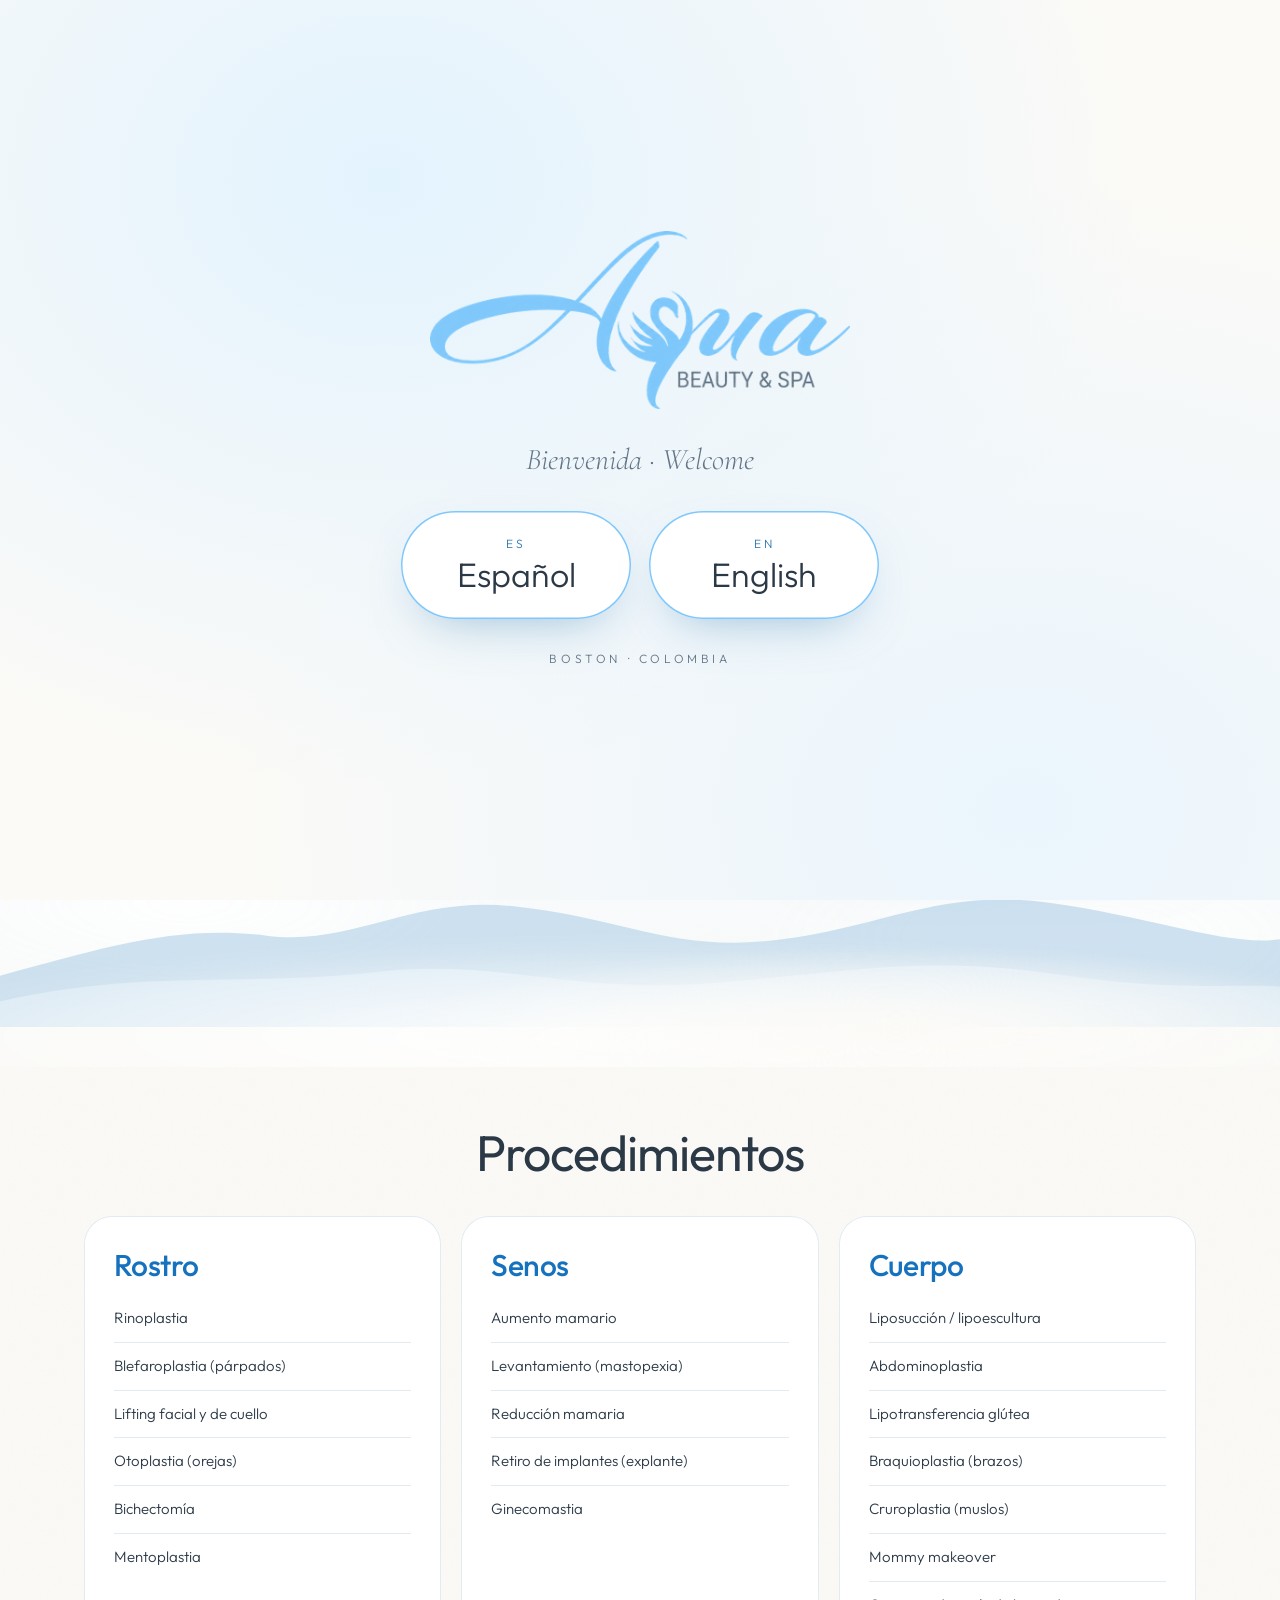
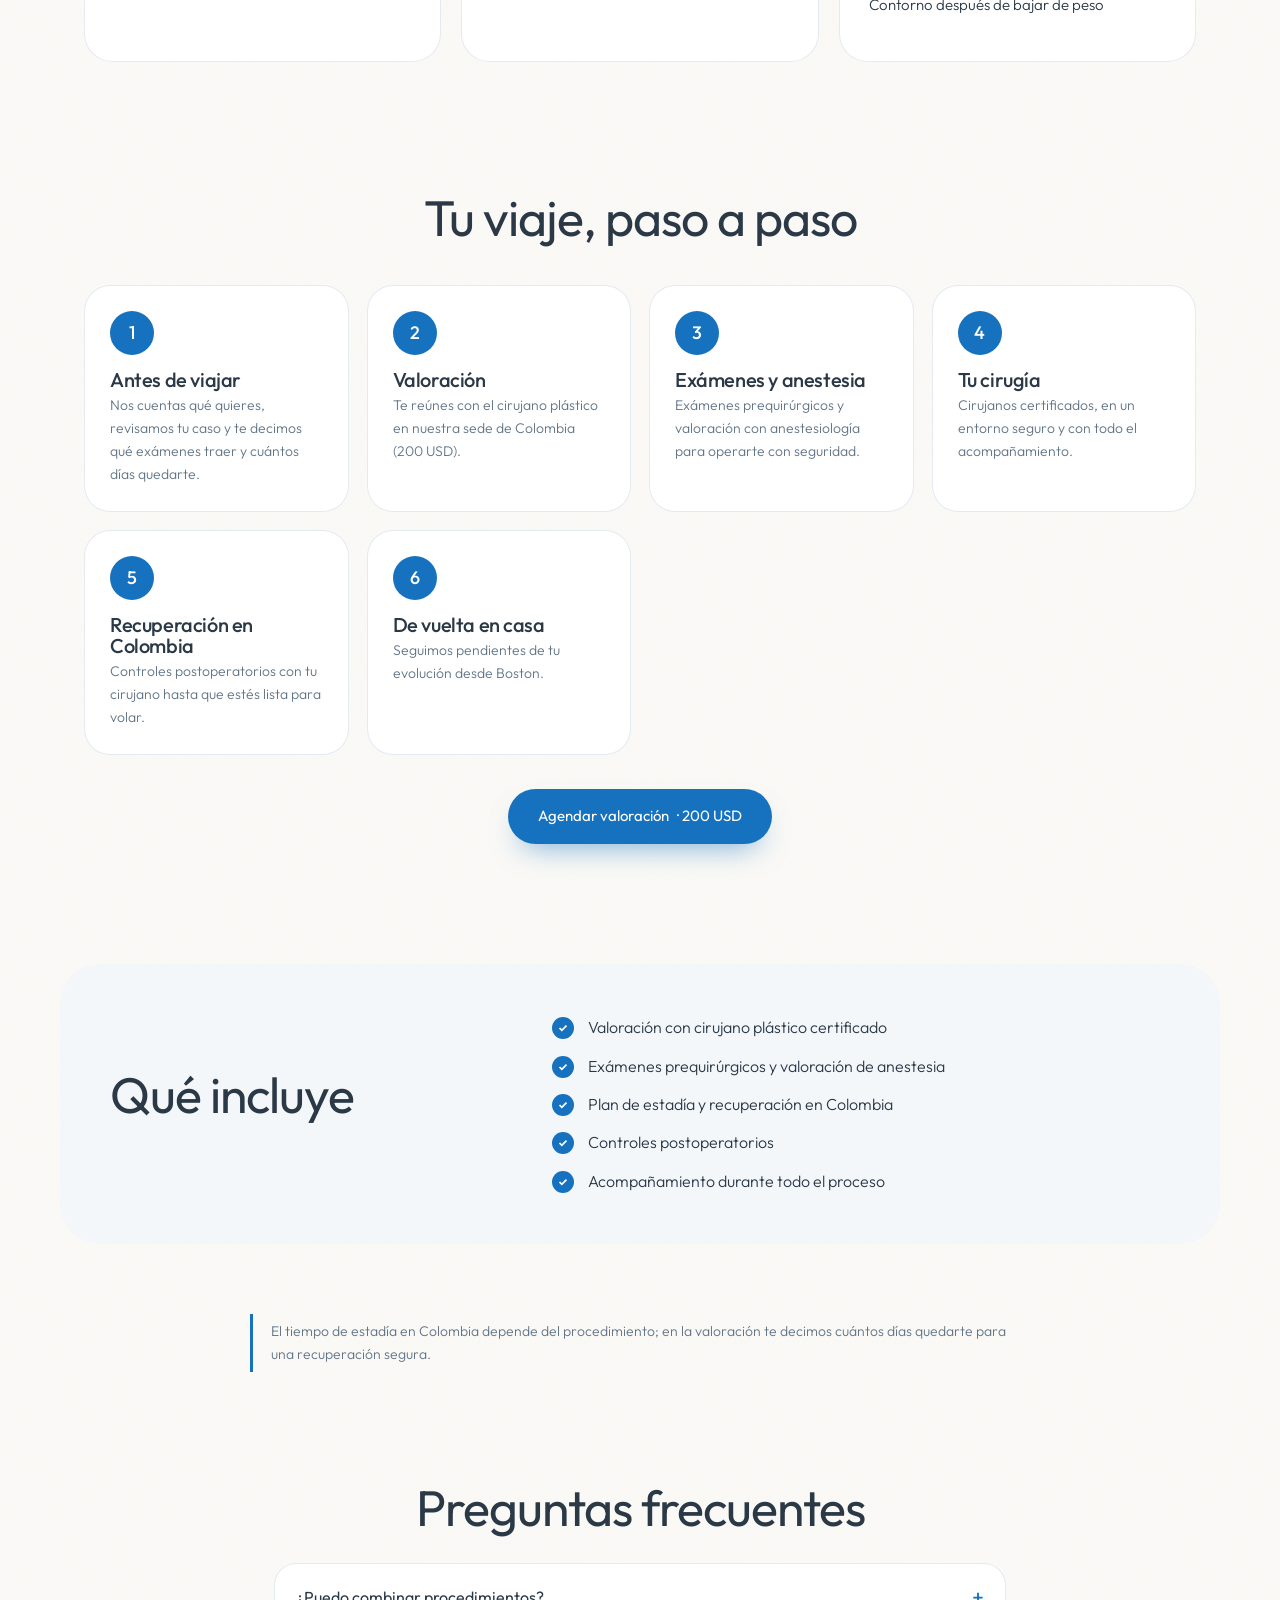
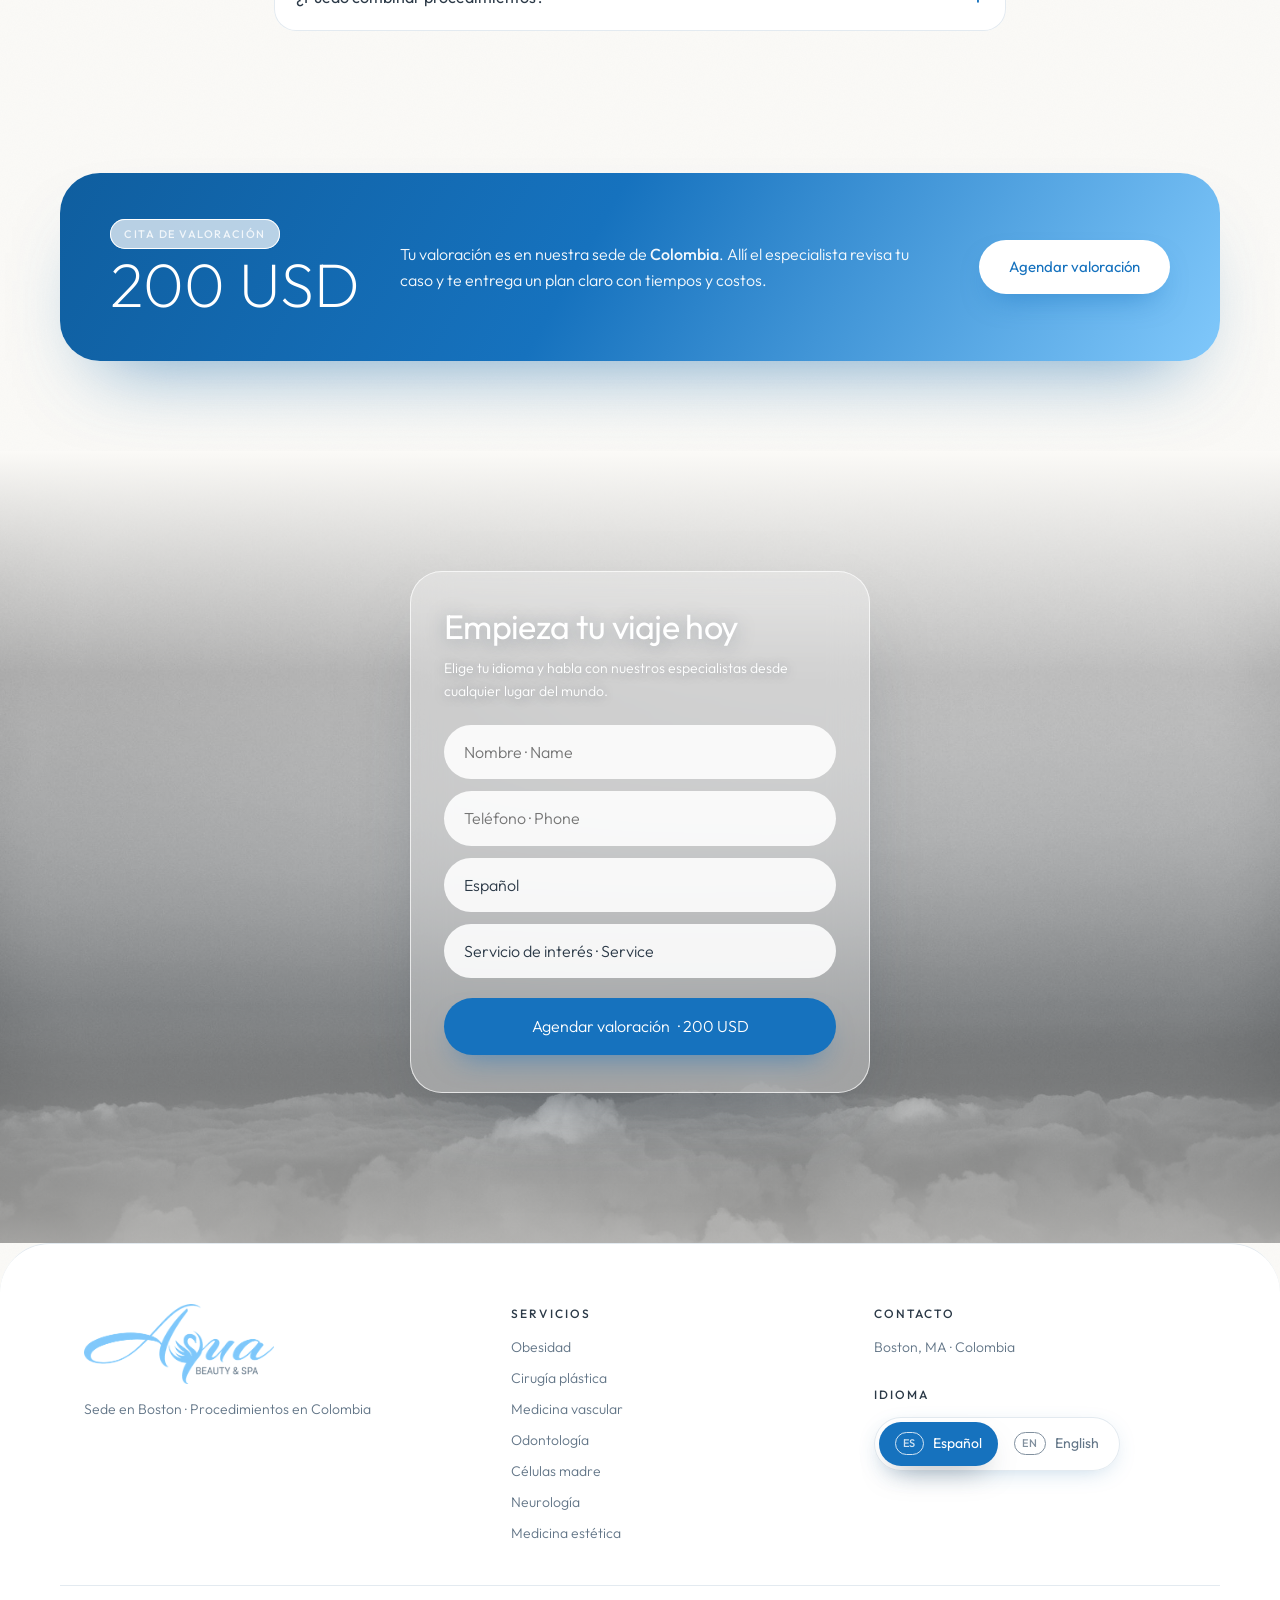
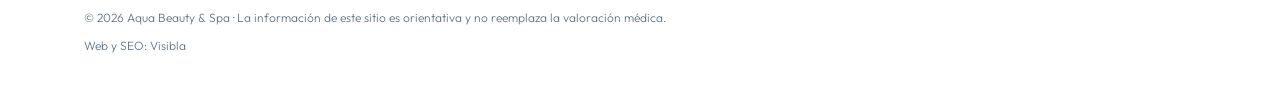
<file: cirugia-plastica.html>
<!doctype html>
<html lang="es" data-lang="es">
<head>
<meta charset="utf-8">
<meta name="viewport" content="width=device-width, initial-scale=1, viewport-fit=cover">
<meta name="theme-color" content="#DCEEFB">
<title>Cirugía plástica · Aqua Beauty & Spa</title>
<meta name="description" content="Cirugía facial, mamaria y corporal con cirujanos certificados y acompañamiento de principio a fin.">
<link rel="icon" href="img/favicon.png">
<link rel="preconnect" href="https://fonts.googleapis.com"><link rel="preconnect" href="https://fonts.gstatic.com" crossorigin>
<link href="https://fonts.googleapis.com/css2?family=Outfit:wght@200;300;400;500&family=Cormorant+Garamond:ital,wght@1,400&display=swap" rel="stylesheet">
<link rel="stylesheet" href="css/estilos.css">
<script>try{var q=new URLSearchParams(location.search).get('lang');if(q==='es'||q==='en')localStorage.setItem('aqua-lang',q);var l=localStorage.getItem('aqua-lang');if(l){document.documentElement.dataset.lang=l;document.documentElement.lang=l;document.documentElement.classList.add('lang-chosen')}}catch(e){}</script>
</head>
<body class="prio"><div class="splash" id="splash">
  <div class="splash-card">
    <img src="img/logo-aqua-900.png" alt="Aqua Beauty &amp; Spa" class="splash-logo">
    <p class="splash-t">Bienvenida · Welcome</p>
    <div class="splash-btns">
      <button type="button" data-set="es" data-close><small>ES</small>Español</button>
      <button type="button" data-set="en" data-close><small>EN</small>English</button>
    </div>
    <p class="splash-sub">Boston · Colombia</p>
  </div>
</div>
<div class="langbar">
  <div class="wrap langbar-in">
    <p class="langbar-q"><span data-l="es">Elige tu idioma</span><span data-l="en">Choose your language</span></p>
    <div class="lang-switch" role="group" aria-label="Idioma / Language">
  <button type="button" data-set="es"><span class="flag">ES</span> Español</button>
  <button type="button" data-set="en"><span class="flag">EN</span> English</button>
</div>
  </div>
</div>
<header class="nav">
  <div class="wrap nav-in">
    <a href="index.html" class="brand"><img src="img/logo-aqua-900.png" alt="Aqua Beauty &amp; Spa"></a>
    <button class="burger" aria-label="Menú" onclick="document.body.classList.toggle('menu-open')"><i></i><i></i></button>
    <nav class="links"><a href="obesidad.html" class="prio"><span data-l="es">Obesidad</span><span data-l="en">Weight Loss</span></a><a href="cirugia-plastica.html" class="on prio"><span data-l="es">Cirugía plástica</span><span data-l="en">Plastic Surgery</span></a><a href="medicina-vascular.html"><span data-l="es">Medicina vascular</span><span data-l="en">Vascular Medicine</span></a><a href="odontologia.html"><span data-l="es">Odontología</span><span data-l="en">Dentistry</span></a><a href="celulas-madre.html"><span data-l="es">Células madre</span><span data-l="en">Stem Cells</span></a><a href="neurologia.html"><span data-l="es">Neurología</span><span data-l="en">Neurology</span></a><a href="medicina-estetica.html"><span data-l="es">Medicina estética</span><span data-l="en">Aesthetic Medicine</span></a><a href="#contacto" class="btn btn-sm"><span data-l="es">Agendar valoración</span><span data-l="en">Book consultation</span></a></nav>
  </div>
</header>
<main>
<section class="shero">
  <div class="sky" aria-hidden="true">
  <span class="cl cl1"></span><span class="cl cl2"></span><span class="cl cl3"></span><span class="cl cl4"></span><span class="cl cl5"></span>
  <svg class="mnt" viewBox="0 0 1440 260" preserveAspectRatio="none"><path class="m1" d="M0 190 C 120 150 200 120 300 135 C 400 150 460 80 580 95 C 700 110 760 160 880 140 C 1000 120 1060 70 1180 90 C 1300 110 1380 150 1440 140 L1440 260 L0 260Z"/><path class="m2" d="M0 225 C 160 180 280 205 420 185 C 560 165 640 215 800 200 C 960 185 1040 160 1200 190 C 1320 212 1400 200 1440 205 L1440 260 L0 260Z"/></svg>
  <span class="cl fog1"></span><span class="cl fog2"></span>
</div>
  <div class="wrap shero-in">
   <div class="shero-txt">
    <a href="index.html#servicios" class="back">← <span data-l="es">Todos los servicios</span><span data-l="en">All services</span></a>
    <span class="shero-ic"><svg width="34" height="34" viewBox="0 0 24 24" fill="none" stroke="currentColor" stroke-width="1.5" stroke-linecap="round" stroke-linejoin="round" aria-hidden="true"><path d="M8 3c2 3 2 6 0 9s-2 6 0 9"/><path d="M16 3c-2 3-2 6 0 9s2 6 0 9"/></svg></span>
    <p class="kicker"><span data-l="es">Cirujanos plásticos certificados</span><span data-l="en">Board-certified plastic surgeons</span></p>
    <h1><span data-l="es">Cirugía plástica</span><span data-l="en">Plastic Surgery</span></h1>
    <div data-l="es"><p class="lead">Colombia es un referente mundial en cirugía plástica. Te acompañamos desde la valoración hasta tu recuperación, con cirujanos plásticos certificados y un plan claro de estadía.</p></div><div data-l="en"><p class="lead">Colombia is a world leader in plastic surgery. We support you from your consultation through recovery, with certified plastic surgeons and a clear stay plan.</p></div>
    <p class="pill-loc"><span data-l="es">En nuestra sede de Colombia</span><span data-l="en">At our Colombia location</span> · <span data-l="es">Valoración</span><span data-l="en">Consultation</span> 200 USD</p>
    <div class="stats"><div><b>3</b><span><span data-l="es">áreas: rostro, senos y cuerpo</span><span data-l="en">areas: face, breasts, body</span></span></div><div><b>18</b><span><span data-l="es">procedimientos</span><span data-l="en">procedures</span></span></div><div><b>100%</b><span><span data-l="es">cirujanos certificados</span><span data-l="en">certified surgeons</span></span></div></div>
   </div>
   <div class="arch arch-s"><img src="img/cirugia-plastica.jpg" srcset="img/cirugia-plastica-sm.jpg 700w, img/cirugia-plastica.jpg 1400w" sizes="(max-width: 820px) 92vw, 45vw" alt="" loading="lazy" decoding="async"></div>
  </div>
</section>



<section class="cards"><div class="wrap"><h2 class="center"><span data-l="es">Procedimientos</span><span data-l="en">Procedures</span></h2><div class="ggrid"><div class="grupo"><h3><span data-l="es">Rostro</span><span data-l="en">Face</span></h3><ul><li><span data-l="es">Rinoplastia</span><span data-l="en">Rhinoplasty</span></li><li><span data-l="es">Blefaroplastia (párpados)</span><span data-l="en">Blepharoplasty (eyelids)</span></li><li><span data-l="es">Lifting facial y de cuello</span><span data-l="en">Face & neck lift</span></li><li><span data-l="es">Otoplastia (orejas)</span><span data-l="en">Otoplasty (ears)</span></li><li><span data-l="es">Bichectomía</span><span data-l="en">Buccal fat removal</span></li><li><span data-l="es">Mentoplastia</span><span data-l="en">Chin surgery</span></li></ul></div><div class="grupo"><h3><span data-l="es">Senos</span><span data-l="en">Breasts</span></h3><ul><li><span data-l="es">Aumento mamario</span><span data-l="en">Breast augmentation</span></li><li><span data-l="es">Levantamiento (mastopexia)</span><span data-l="en">Breast lift</span></li><li><span data-l="es">Reducción mamaria</span><span data-l="en">Breast reduction</span></li><li><span data-l="es">Retiro de implantes (explante)</span><span data-l="en">Implant removal</span></li><li><span data-l="es">Ginecomastia</span><span data-l="en">Gynecomastia</span></li></ul></div><div class="grupo"><h3><span data-l="es">Cuerpo</span><span data-l="en">Body</span></h3><ul><li><span data-l="es">Liposucción / lipoescultura</span><span data-l="en">Liposuction / lipo sculpting</span></li><li><span data-l="es">Abdominoplastia</span><span data-l="en">Tummy tuck</span></li><li><span data-l="es">Lipotransferencia glútea</span><span data-l="en">Buttock fat transfer (BBL)</span></li><li><span data-l="es">Braquioplastia (brazos)</span><span data-l="en">Arm lift</span></li><li><span data-l="es">Cruroplastia (muslos)</span><span data-l="en">Thigh lift</span></li><li><span data-l="es">Mommy makeover</span><span data-l="en">Mommy makeover</span></li><li><span data-l="es">Contorno después de bajar de peso</span><span data-l="en">Post weight-loss contouring</span></li></ul></div></div></div></section>

<section class="timeline"><div class="wrap"><h2 class="center"><span data-l="es">Tu viaje, paso a paso</span><span data-l="en">Your journey, step by step</span></h2><ol class="tl"><li><span class="n">1</span><div><h3><span data-l="es">Antes de viajar</span><span data-l="en">Before you travel</span></h3><p><span data-l="es">Nos cuentas qué quieres, revisamos tu caso y te decimos qué exámenes traer y cuántos días quedarte.</span><span data-l="en">Tell us your goals; we review your case and tell you which tests to bring and how long to stay.</span></p></div></li><li><span class="n">2</span><div><h3><span data-l="es">Valoración</span><span data-l="en">Consultation</span></h3><p><span data-l="es">Te reúnes con el cirujano plástico en nuestra sede de Colombia (200 USD).</span><span data-l="en">Meet your plastic surgeon at our Colombia location (200 USD).</span></p></div></li><li><span class="n">3</span><div><h3><span data-l="es">Exámenes y anestesia</span><span data-l="en">Pre-op & anesthesia</span></h3><p><span data-l="es">Exámenes prequirúrgicos y valoración con anestesiología para operarte con seguridad.</span><span data-l="en">Pre-op labs and anesthesia evaluation so your surgery is safe.</span></p></div></li><li><span class="n">4</span><div><h3><span data-l="es">Tu cirugía</span><span data-l="en">Your surgery</span></h3><p><span data-l="es">Cirujanos certificados, en un entorno seguro y con todo el acompañamiento.</span><span data-l="en">Certified surgeons, a safe setting and full support.</span></p></div></li><li><span class="n">5</span><div><h3><span data-l="es">Recuperación en Colombia</span><span data-l="en">Recovery in Colombia</span></h3><p><span data-l="es">Controles postoperatorios con tu cirujano hasta que estés lista para volar.</span><span data-l="en">Post-op check-ups with your surgeon until you're ready to fly.</span></p></div></li><li><span class="n">6</span><div><h3><span data-l="es">De vuelta en casa</span><span data-l="en">Back home</span></h3><p><span data-l="es">Seguimos pendientes de tu evolución desde Boston.</span><span data-l="en">We keep following your progress from Boston.</span></p></div></li></ol><div class="center tl-cta"><a href="#contacto" class="btn"><span data-l="es">Agendar valoración</span><span data-l="en">Book consultation</span> · 200 USD</a></div></div></section>
<section class="incluye"><div class="wrap incluye-in">
      <h2><span data-l="es">Qué incluye</span><span data-l="en">What's included</span></h2>
      <ul data-l="es" class="check"><li>Valoración con cirujano plástico certificado</li><li>Exámenes prequirúrgicos y valoración de anestesia</li><li>Plan de estadía y recuperación en Colombia</li><li>Controles postoperatorios</li><li>Acompañamiento durante todo el proceso</li></ul><ul data-l="en" class="check"><li>Consultation with a certified plastic surgeon</li><li>Pre-op labs and anesthesia evaluation</li><li>Stay and recovery plan in Colombia</li><li>Post-op follow-up visits</li><li>Support throughout the whole process</li></ul>
    </div></section>
<div class="wrap"><p class="nota"><span data-l="es">El tiempo de estadía en Colombia depende del procedimiento; en la valoración te decimos cuántos días quedarte para una recuperación segura.</span><span data-l="en">Your length of stay in Colombia depends on the procedure; at your consultation we tell you how many days to stay for a safe recovery.</span></p></div>
<section class="faq"><div class="wrap faq-in"><h2><span data-l="es">Preguntas frecuentes</span><span data-l="en">FAQ</span></h2><details><summary><span data-l="es">¿Puedo combinar procedimientos?</span><span data-l="en">Can I combine procedures?</span></summary><p><span data-l="es">En muchos casos sí. El cirujano define qué combinaciones son seguras para ti.</span><span data-l="en">In many cases, yes. The surgeon decides which combinations are safe for you.</span></p></details></div></section>
<section class="val">
  <div class="wrap val-in">
    <div>
      <p class="kicker"><span data-l="es">Cita de valoración</span><span data-l="en">Consultation</span></p>
      <p class="val-precio">200 USD</p>
    </div>
    <p class="val-txt"><span data-l="es">Tu valoración es en nuestra sede de <strong>Colombia</strong>. Allí el especialista revisa tu caso y te entrega un plan claro con tiempos y costos.</span><span data-l="en">Your consultation takes place at our <strong>Colombia</strong> location, where the specialist reviews your case and gives you a clear plan with timing and costs.</span></p>
    <a href="#contacto" class="btn"><span data-l="es">Agendar valoración</span><span data-l="en">Book consultation</span></a>
  </div>
</section>
<section class="contacto con-foto" id="contacto">
  <div class="sky" aria-hidden="true">
  <span class="cl cl1"></span><span class="cl cl2"></span><span class="cl cl3"></span><span class="cl cl4"></span><span class="cl cl5"></span>
  <svg class="mnt" viewBox="0 0 1440 260" preserveAspectRatio="none"><path class="m1" d="M0 190 C 120 150 200 120 300 135 C 400 150 460 80 580 95 C 700 110 760 160 880 140 C 1000 120 1060 70 1180 90 C 1300 110 1380 150 1440 140 L1440 260 L0 260Z"/><path class="m2" d="M0 225 C 160 180 280 205 420 185 C 560 165 640 215 800 200 C 960 185 1040 160 1200 190 C 1320 212 1400 200 1440 205 L1440 260 L0 260Z"/></svg>
  <span class="cl fog1"></span><span class="cl fog2"></span>
</div>
  <form class="glass" id="form-contacto" data-wa="" data-mail="">
    <h2><span data-l="es">Empieza tu viaje hoy</span><span data-l="en">Begin your journey today</span></h2>
    <p><span data-l="es">Elige tu idioma y habla con nuestros especialistas desde cualquier lugar del mundo.</span><span data-l="en">Choose your language and connect with our specialists from anywhere in the world.</span></p>
    <input name="nombre" required placeholder="Nombre · Name">
    <input name="tel" required type="tel" placeholder="Teléfono · Phone">
    <select name="idioma"><option value="Español">Español</option><option value="English">English</option></select>
    <select name="servicio"><option value="">Servicio de interés · Service</option><option value="Obesidad" data-en="Weight Loss">Obesidad / Weight Loss</option><option value="Cirugía plástica" data-en="Plastic Surgery">Cirugía plástica / Plastic Surgery</option><option value="Medicina vascular" data-en="Vascular Medicine">Medicina vascular / Vascular Medicine</option><option value="Odontología" data-en="Dentistry">Odontología / Dentistry</option><option value="Células madre" data-en="Stem Cells">Células madre / Stem Cells</option><option value="Neurología" data-en="Neurology">Neurología / Neurology</option><option value="Medicina estética" data-en="Aesthetic Medicine">Medicina estética / Aesthetic Medicine</option></select>
    <button class="btn" type="submit"><span data-l="es">Agendar valoración</span><span data-l="en">Book consultation</span> · 200 USD</button>
    <p class="form-pend form-msg" hidden><span data-l="es">Muy pronto habilitamos el agendamiento en línea. Gracias por tu paciencia.</span><span data-l="en">Online booking opens very soon. Thank you for your patience.</span></p>
    <p class="form-ok form-msg" hidden><span data-l="es">¡Gracias! Te contactaremos muy pronto.</span><span data-l="en">Thank you! We'll contact you shortly.</span></p>
  </form>
</section>
</main><footer class="foot">
  <div class="wrap foot-in">
    <div class="foot-brand">
      <img src="img/logo-aqua-900.png" alt="Aqua Beauty &amp; Spa">
      <p><span data-l="es">Sede en Boston · Procedimientos en Colombia</span><span data-l="en">Based in Boston · Procedures in Colombia</span></p>
    </div>
    <div class="foot-col"><p class="foot-h"><span data-l="es">Servicios</span><span data-l="en">Services</span></p><a href="obesidad.html"><span data-l="es">Obesidad</span><span data-l="en">Weight Loss</span></a><a href="cirugia-plastica.html"><span data-l="es">Cirugía plástica</span><span data-l="en">Plastic Surgery</span></a><a href="medicina-vascular.html"><span data-l="es">Medicina vascular</span><span data-l="en">Vascular Medicine</span></a><a href="odontologia.html"><span data-l="es">Odontología</span><span data-l="en">Dentistry</span></a><a href="celulas-madre.html"><span data-l="es">Células madre</span><span data-l="en">Stem Cells</span></a><a href="neurologia.html"><span data-l="es">Neurología</span><span data-l="en">Neurology</span></a><a href="medicina-estetica.html"><span data-l="es">Medicina estética</span><span data-l="en">Aesthetic Medicine</span></a></div>
    <div class="foot-col"><p class="foot-h"><span data-l="es">Contacto</span><span data-l="en">Contact</span></p><span data-l="es">Boston, MA · Colombia</span><span data-l="en">Boston, MA · Colombia</span>
      <p class="foot-h" style="margin-top:18px"><span data-l="es">Idioma</span><span data-l="en">Language</span></p><div class="lang-switch" role="group" aria-label="Idioma / Language">
  <button type="button" data-set="es"><span class="flag">ES</span> Español</button>
  <button type="button" data-set="en"><span class="flag">EN</span> English</button>
</div></div>
  </div>
  <div class="wrap foot-legal">© 2026 Aqua Beauty &amp; Spa · <span data-l="es">La información de este sitio es orientativa y no reemplaza la valoración médica.</span><span data-l="en">The information on this site is for guidance and does not replace a medical consultation.</span><span style="display:block;margin-top:8px"><span data-l="es">Web y SEO:</span><span data-l="en">Website &amp; SEO:</span> <a href="https://posicion-seo.com/">Visibla</a></span></div>
</footer>
<a href="#contacto" class="mcta"><span data-l="es">Agendar valoración</span><span data-l="en">Book consultation</span> · 200 USD</a>
<script src="js/main.js"></script>
</body></html>
</file>
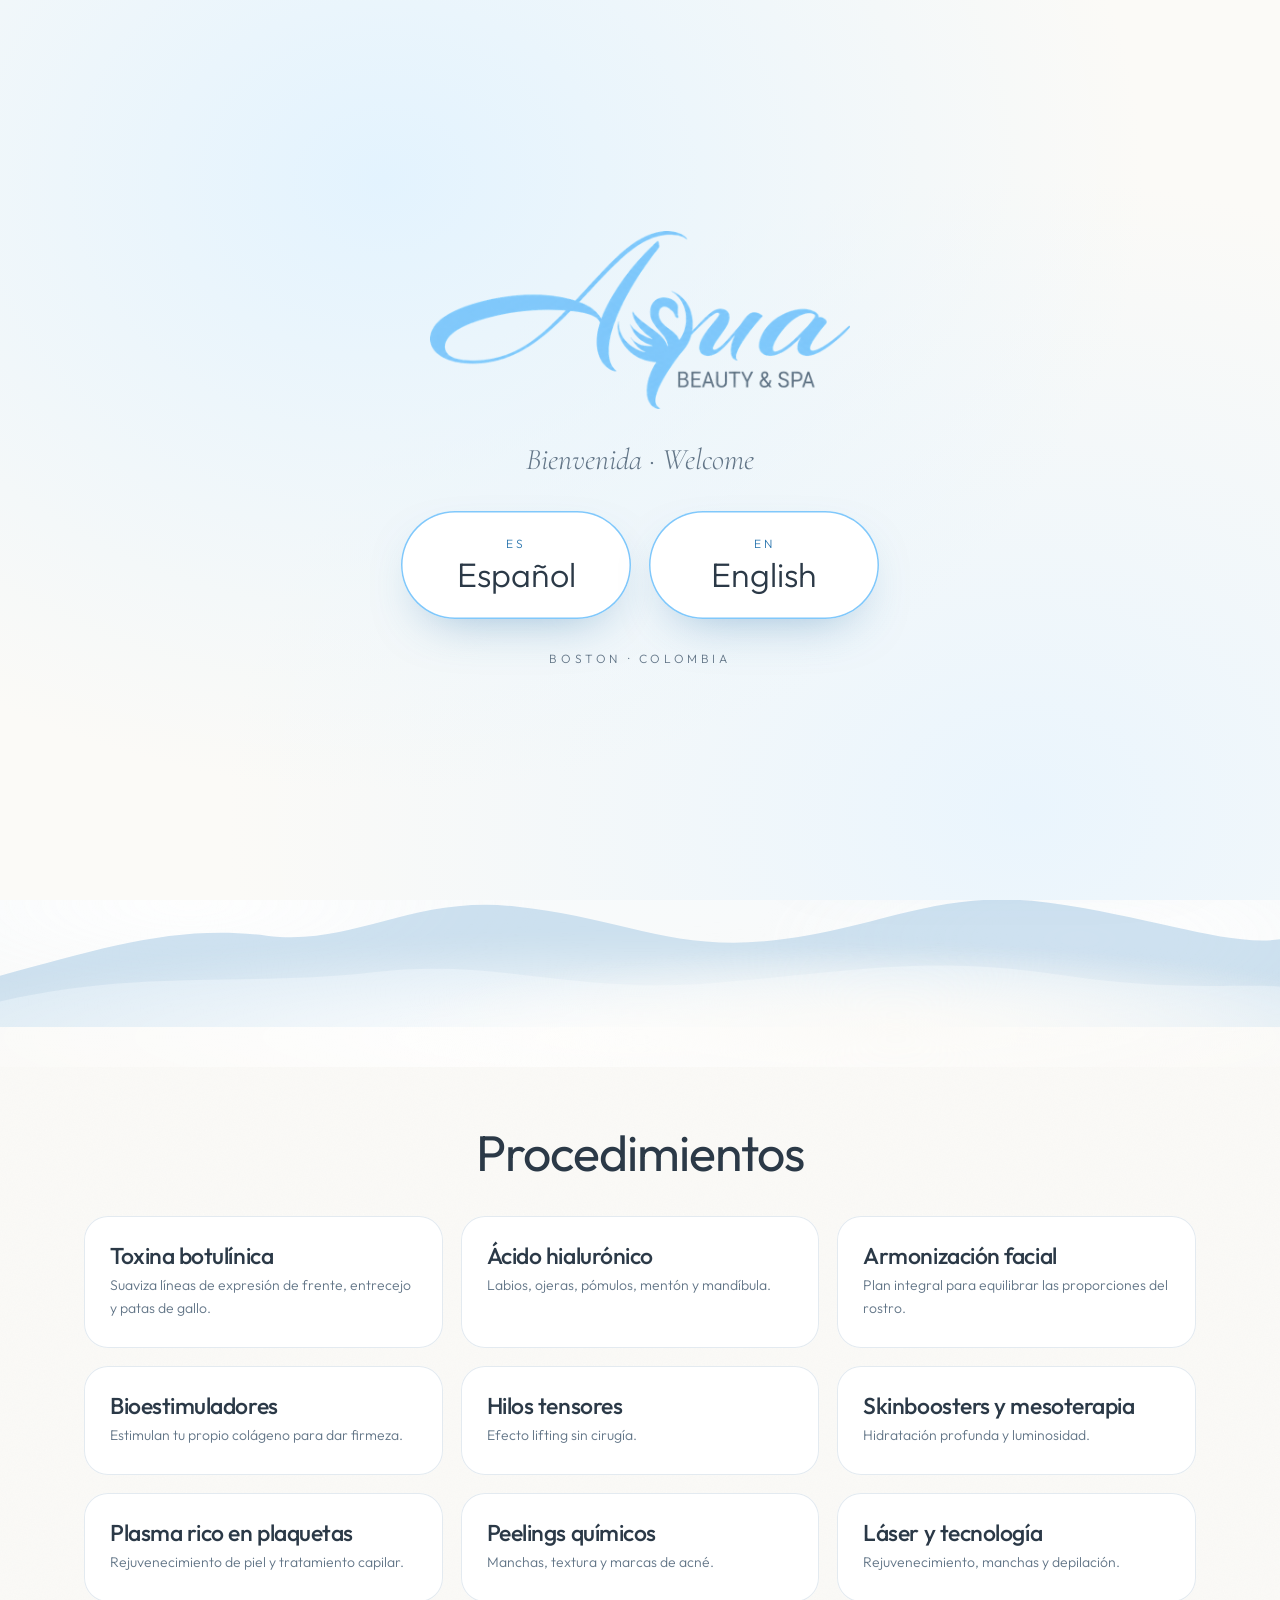
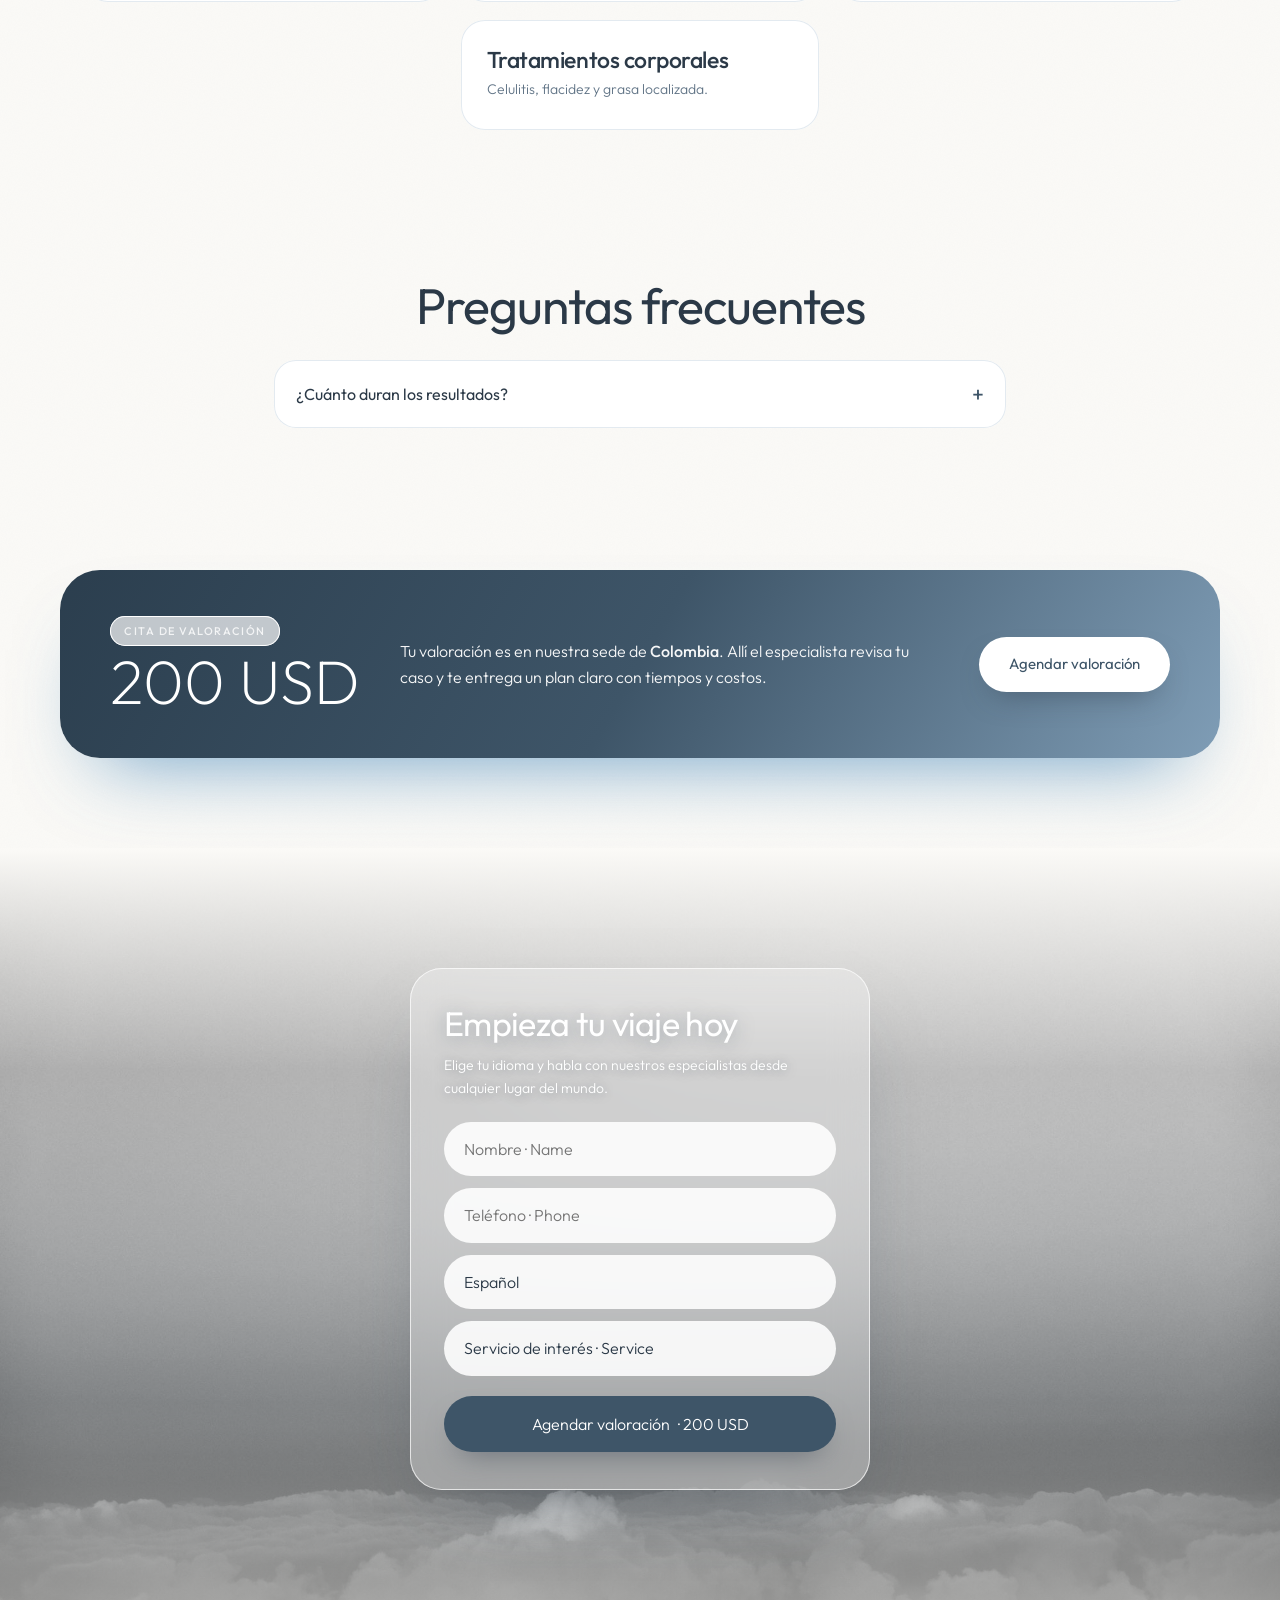
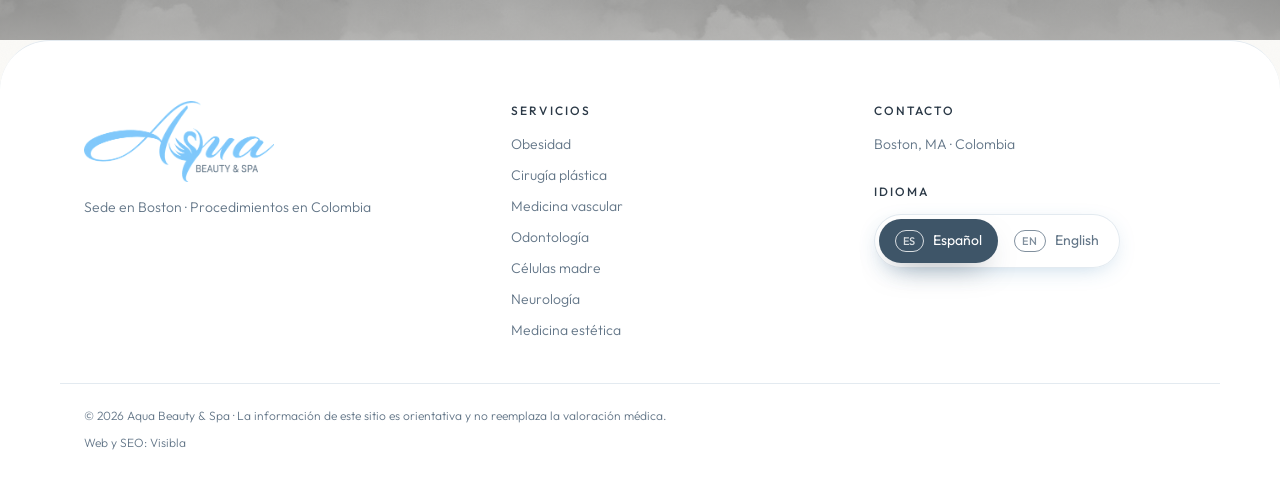
<file: medicina-estetica.html>
<!doctype html>
<html lang="es" data-lang="es">
<head>
<meta charset="utf-8">
<meta name="viewport" content="width=device-width, initial-scale=1, viewport-fit=cover">
<meta name="theme-color" content="#DCEEFB">
<title>Medicina estética · Aqua Beauty & Spa</title>
<meta name="description" content="Toxina, rellenos, bioestimuladores y tratamientos de piel para verte descansada y natural.">
<link rel="icon" href="img/favicon.png">
<link rel="preconnect" href="https://fonts.googleapis.com"><link rel="preconnect" href="https://fonts.gstatic.com" crossorigin>
<link href="https://fonts.googleapis.com/css2?family=Outfit:wght@200;300;400;500&family=Cormorant+Garamond:ital,wght@1,400&display=swap" rel="stylesheet">
<link rel="stylesheet" href="css/estilos.css">
<script>try{var q=new URLSearchParams(location.search).get('lang');if(q==='es'||q==='en')localStorage.setItem('aqua-lang',q);var l=localStorage.getItem('aqua-lang');if(l){document.documentElement.dataset.lang=l;document.documentElement.lang=l;document.documentElement.classList.add('lang-chosen')}}catch(e){}</script>
</head>
<body class=""><div class="splash" id="splash">
  <div class="splash-card">
    <img src="img/logo-aqua-900.png" alt="Aqua Beauty &amp; Spa" class="splash-logo">
    <p class="splash-t">Bienvenida · Welcome</p>
    <div class="splash-btns">
      <button type="button" data-set="es" data-close><small>ES</small>Español</button>
      <button type="button" data-set="en" data-close><small>EN</small>English</button>
    </div>
    <p class="splash-sub">Boston · Colombia</p>
  </div>
</div>
<div class="langbar">
  <div class="wrap langbar-in">
    <p class="langbar-q"><span data-l="es">Elige tu idioma</span><span data-l="en">Choose your language</span></p>
    <div class="lang-switch" role="group" aria-label="Idioma / Language">
  <button type="button" data-set="es"><span class="flag">ES</span> Español</button>
  <button type="button" data-set="en"><span class="flag">EN</span> English</button>
</div>
  </div>
</div>
<header class="nav">
  <div class="wrap nav-in">
    <a href="index.html" class="brand"><img src="img/logo-aqua-900.png" alt="Aqua Beauty &amp; Spa"></a>
    <button class="burger" aria-label="Menú" onclick="document.body.classList.toggle('menu-open')"><i></i><i></i></button>
    <nav class="links"><a href="obesidad.html" class="prio"><span data-l="es">Obesidad</span><span data-l="en">Weight Loss</span></a><a href="cirugia-plastica.html" class="prio"><span data-l="es">Cirugía plástica</span><span data-l="en">Plastic Surgery</span></a><a href="medicina-vascular.html"><span data-l="es">Medicina vascular</span><span data-l="en">Vascular Medicine</span></a><a href="odontologia.html"><span data-l="es">Odontología</span><span data-l="en">Dentistry</span></a><a href="celulas-madre.html"><span data-l="es">Células madre</span><span data-l="en">Stem Cells</span></a><a href="neurologia.html"><span data-l="es">Neurología</span><span data-l="en">Neurology</span></a><a href="medicina-estetica.html" class="on"><span data-l="es">Medicina estética</span><span data-l="en">Aesthetic Medicine</span></a><a href="#contacto" class="btn btn-sm"><span data-l="es">Agendar valoración</span><span data-l="en">Book consultation</span></a></nav>
  </div>
</header>
<main>
<section class="shero">
  <div class="sky" aria-hidden="true">
  <span class="cl cl1"></span><span class="cl cl2"></span><span class="cl cl3"></span><span class="cl cl4"></span><span class="cl cl5"></span>
  <svg class="mnt" viewBox="0 0 1440 260" preserveAspectRatio="none"><path class="m1" d="M0 190 C 120 150 200 120 300 135 C 400 150 460 80 580 95 C 700 110 760 160 880 140 C 1000 120 1060 70 1180 90 C 1300 110 1380 150 1440 140 L1440 260 L0 260Z"/><path class="m2" d="M0 225 C 160 180 280 205 420 185 C 560 165 640 215 800 200 C 960 185 1040 160 1200 190 C 1320 212 1400 200 1440 205 L1440 260 L0 260Z"/></svg>
  <span class="cl fog1"></span><span class="cl fog2"></span>
</div>
  <div class="wrap shero-in">
   <div class="shero-txt">
    <a href="index.html#servicios" class="back">← <span data-l="es">Todos los servicios</span><span data-l="en">All services</span></a>
    <span class="shero-ic"><svg width="34" height="34" viewBox="0 0 24 24" fill="none" stroke="currentColor" stroke-width="1.5" stroke-linecap="round" stroke-linejoin="round" aria-hidden="true"><path d="M12 3l1.8 5.2L19 10l-5.2 1.8L12 17l-1.8-5.2L5 10l5.2-1.8Z"/><path d="M19 16l.8 2.2L22 19l-2.2.8L19 22l-.8-2.2L16 19l2.2-.8Z"/></svg></span>
    <p class="kicker"><span data-l="es">Resultados naturales, sin cirugía</span><span data-l="en">Natural results, no surgery</span></p>
    <h1><span data-l="es">Medicina estética</span><span data-l="en">Aesthetic Medicine</span></h1>
    <div data-l="es"><p class="lead">La medicina estética mejora tu apariencia con procedimientos mínimamente invasivos, sin cirugía y con poco o ningún tiempo de recuperación. Nuestra filosofía: que te veas como tú, en tu mejor versión.</p></div><div data-l="en"><p class="lead">Aesthetic medicine improves your appearance with minimally invasive procedures, no surgery and little to no downtime. Our philosophy: you, at your best.</p></div>
    <p class="pill-loc"><span data-l="es">En nuestra sede de Colombia</span><span data-l="en">At our Colombia location</span> · <span data-l="es">Valoración</span><span data-l="en">Consultation</span> 200 USD</p>
    
   </div>
   <div class="arch arch-s"><img src="img/medicina-estetica.jpg" srcset="img/medicina-estetica-sm.jpg 700w, img/medicina-estetica.jpg 1400w" sizes="(max-width: 820px) 92vw, 45vw" alt="" loading="lazy" decoding="async"></div>
  </div>
</section>


<section class="cards"><div class="wrap"><h2 class="center"><span data-l="es">Procedimientos</span><span data-l="en">Procedures</span></h2><div class="cgrid"><div class="card"><h3><span data-l="es">Toxina botulínica</span><span data-l="en">Botulinum toxin</span></h3><p><span data-l="es">Suaviza líneas de expresión de frente, entrecejo y patas de gallo.</span><span data-l="en">Softens forehead, frown and crow's-feet lines.</span></p></div><div class="card"><h3><span data-l="es">Ácido hialurónico</span><span data-l="en">Hyaluronic acid fillers</span></h3><p><span data-l="es">Labios, ojeras, pómulos, mentón y mandíbula.</span><span data-l="en">Lips, under-eyes, cheeks, chin and jawline.</span></p></div><div class="card"><h3><span data-l="es">Armonización facial</span><span data-l="en">Facial harmonization</span></h3><p><span data-l="es">Plan integral para equilibrar las proporciones del rostro.</span><span data-l="en">A full plan to balance facial proportions.</span></p></div><div class="card"><h3><span data-l="es">Bioestimuladores</span><span data-l="en">Biostimulators</span></h3><p><span data-l="es">Estimulan tu propio colágeno para dar firmeza.</span><span data-l="en">Stimulate your own collagen for firmness.</span></p></div><div class="card"><h3><span data-l="es">Hilos tensores</span><span data-l="en">Thread lift</span></h3><p><span data-l="es">Efecto lifting sin cirugía.</span><span data-l="en">A lifting effect without surgery.</span></p></div><div class="card"><h3><span data-l="es">Skinboosters y mesoterapia</span><span data-l="en">Skin boosters & mesotherapy</span></h3><p><span data-l="es">Hidratación profunda y luminosidad.</span><span data-l="en">Deep hydration and glow.</span></p></div><div class="card"><h3><span data-l="es">Plasma rico en plaquetas</span><span data-l="en">Platelet-rich plasma</span></h3><p><span data-l="es">Rejuvenecimiento de piel y tratamiento capilar.</span><span data-l="en">Skin rejuvenation and hair treatment.</span></p></div><div class="card"><h3><span data-l="es">Peelings químicos</span><span data-l="en">Chemical peels</span></h3><p><span data-l="es">Manchas, textura y marcas de acné.</span><span data-l="en">Dark spots, texture and acne marks.</span></p></div><div class="card"><h3><span data-l="es">Láser y tecnología</span><span data-l="en">Laser & devices</span></h3><p><span data-l="es">Rejuvenecimiento, manchas y depilación.</span><span data-l="en">Rejuvenation, pigmentation and hair removal.</span></p></div><div class="card"><h3><span data-l="es">Tratamientos corporales</span><span data-l="en">Body treatments</span></h3><p><span data-l="es">Celulitis, flacidez y grasa localizada.</span><span data-l="en">Cellulite, laxity and stubborn fat.</span></p></div></div></div></section>





<section class="faq"><div class="wrap faq-in"><h2><span data-l="es">Preguntas frecuentes</span><span data-l="en">FAQ</span></h2><details><summary><span data-l="es">¿Cuánto duran los resultados?</span><span data-l="en">How long do results last?</span></summary><p><span data-l="es">Depende del procedimiento: la toxina dura de 4 a 6 meses; los rellenos y bioestimuladores, de 12 a 24 meses aproximadamente.</span><span data-l="en">It depends on the procedure: toxin lasts 4–6 months; fillers and biostimulators roughly 12–24 months.</span></p></details></div></section>
<section class="val">
  <div class="wrap val-in">
    <div>
      <p class="kicker"><span data-l="es">Cita de valoración</span><span data-l="en">Consultation</span></p>
      <p class="val-precio">200 USD</p>
    </div>
    <p class="val-txt"><span data-l="es">Tu valoración es en nuestra sede de <strong>Colombia</strong>. Allí el especialista revisa tu caso y te entrega un plan claro con tiempos y costos.</span><span data-l="en">Your consultation takes place at our <strong>Colombia</strong> location, where the specialist reviews your case and gives you a clear plan with timing and costs.</span></p>
    <a href="#contacto" class="btn"><span data-l="es">Agendar valoración</span><span data-l="en">Book consultation</span></a>
  </div>
</section>
<section class="contacto con-foto" id="contacto">
  <div class="sky" aria-hidden="true">
  <span class="cl cl1"></span><span class="cl cl2"></span><span class="cl cl3"></span><span class="cl cl4"></span><span class="cl cl5"></span>
  <svg class="mnt" viewBox="0 0 1440 260" preserveAspectRatio="none"><path class="m1" d="M0 190 C 120 150 200 120 300 135 C 400 150 460 80 580 95 C 700 110 760 160 880 140 C 1000 120 1060 70 1180 90 C 1300 110 1380 150 1440 140 L1440 260 L0 260Z"/><path class="m2" d="M0 225 C 160 180 280 205 420 185 C 560 165 640 215 800 200 C 960 185 1040 160 1200 190 C 1320 212 1400 200 1440 205 L1440 260 L0 260Z"/></svg>
  <span class="cl fog1"></span><span class="cl fog2"></span>
</div>
  <form class="glass" id="form-contacto" data-wa="" data-mail="">
    <h2><span data-l="es">Empieza tu viaje hoy</span><span data-l="en">Begin your journey today</span></h2>
    <p><span data-l="es">Elige tu idioma y habla con nuestros especialistas desde cualquier lugar del mundo.</span><span data-l="en">Choose your language and connect with our specialists from anywhere in the world.</span></p>
    <input name="nombre" required placeholder="Nombre · Name">
    <input name="tel" required type="tel" placeholder="Teléfono · Phone">
    <select name="idioma"><option value="Español">Español</option><option value="English">English</option></select>
    <select name="servicio"><option value="">Servicio de interés · Service</option><option value="Obesidad" data-en="Weight Loss">Obesidad / Weight Loss</option><option value="Cirugía plástica" data-en="Plastic Surgery">Cirugía plástica / Plastic Surgery</option><option value="Medicina vascular" data-en="Vascular Medicine">Medicina vascular / Vascular Medicine</option><option value="Odontología" data-en="Dentistry">Odontología / Dentistry</option><option value="Células madre" data-en="Stem Cells">Células madre / Stem Cells</option><option value="Neurología" data-en="Neurology">Neurología / Neurology</option><option value="Medicina estética" data-en="Aesthetic Medicine">Medicina estética / Aesthetic Medicine</option></select>
    <button class="btn" type="submit"><span data-l="es">Agendar valoración</span><span data-l="en">Book consultation</span> · 200 USD</button>
    <p class="form-pend form-msg" hidden><span data-l="es">Muy pronto habilitamos el agendamiento en línea. Gracias por tu paciencia.</span><span data-l="en">Online booking opens very soon. Thank you for your patience.</span></p>
    <p class="form-ok form-msg" hidden><span data-l="es">¡Gracias! Te contactaremos muy pronto.</span><span data-l="en">Thank you! We'll contact you shortly.</span></p>
  </form>
</section>
</main><footer class="foot">
  <div class="wrap foot-in">
    <div class="foot-brand">
      <img src="img/logo-aqua-900.png" alt="Aqua Beauty &amp; Spa">
      <p><span data-l="es">Sede en Boston · Procedimientos en Colombia</span><span data-l="en">Based in Boston · Procedures in Colombia</span></p>
    </div>
    <div class="foot-col"><p class="foot-h"><span data-l="es">Servicios</span><span data-l="en">Services</span></p><a href="obesidad.html"><span data-l="es">Obesidad</span><span data-l="en">Weight Loss</span></a><a href="cirugia-plastica.html"><span data-l="es">Cirugía plástica</span><span data-l="en">Plastic Surgery</span></a><a href="medicina-vascular.html"><span data-l="es">Medicina vascular</span><span data-l="en">Vascular Medicine</span></a><a href="odontologia.html"><span data-l="es">Odontología</span><span data-l="en">Dentistry</span></a><a href="celulas-madre.html"><span data-l="es">Células madre</span><span data-l="en">Stem Cells</span></a><a href="neurologia.html"><span data-l="es">Neurología</span><span data-l="en">Neurology</span></a><a href="medicina-estetica.html"><span data-l="es">Medicina estética</span><span data-l="en">Aesthetic Medicine</span></a></div>
    <div class="foot-col"><p class="foot-h"><span data-l="es">Contacto</span><span data-l="en">Contact</span></p><span data-l="es">Boston, MA · Colombia</span><span data-l="en">Boston, MA · Colombia</span>
      <p class="foot-h" style="margin-top:18px"><span data-l="es">Idioma</span><span data-l="en">Language</span></p><div class="lang-switch" role="group" aria-label="Idioma / Language">
  <button type="button" data-set="es"><span class="flag">ES</span> Español</button>
  <button type="button" data-set="en"><span class="flag">EN</span> English</button>
</div></div>
  </div>
  <div class="wrap foot-legal">© 2026 Aqua Beauty &amp; Spa · <span data-l="es">La información de este sitio es orientativa y no reemplaza la valoración médica.</span><span data-l="en">The information on this site is for guidance and does not replace a medical consultation.</span><span style="display:block;margin-top:8px"><span data-l="es">Web y SEO:</span><span data-l="en">Website &amp; SEO:</span> <a href="https://posicion-seo.com/">Visibla</a></span></div>
</footer>
<a href="#contacto" class="mcta"><span data-l="es">Agendar valoración</span><span data-l="en">Book consultation</span> · 200 USD</a>
<script src="js/main.js"></script>
</body></html>
</file>
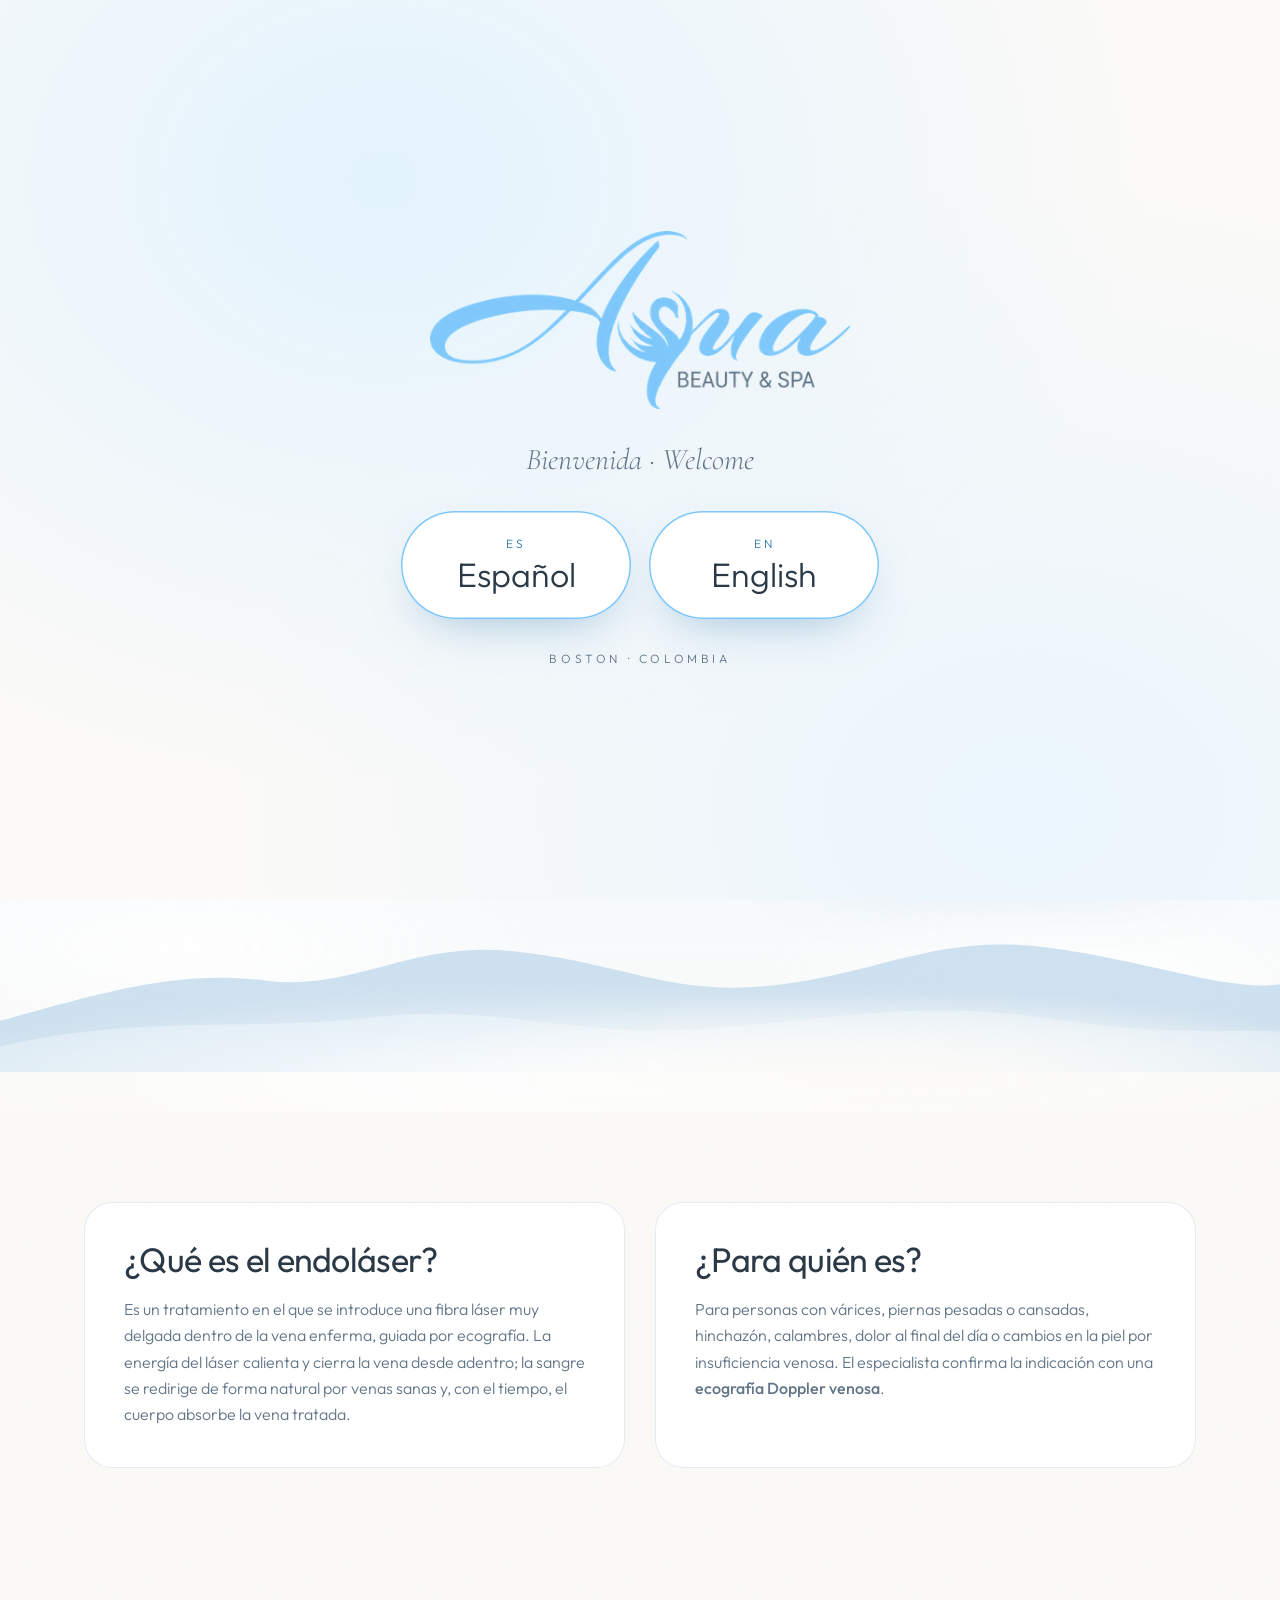
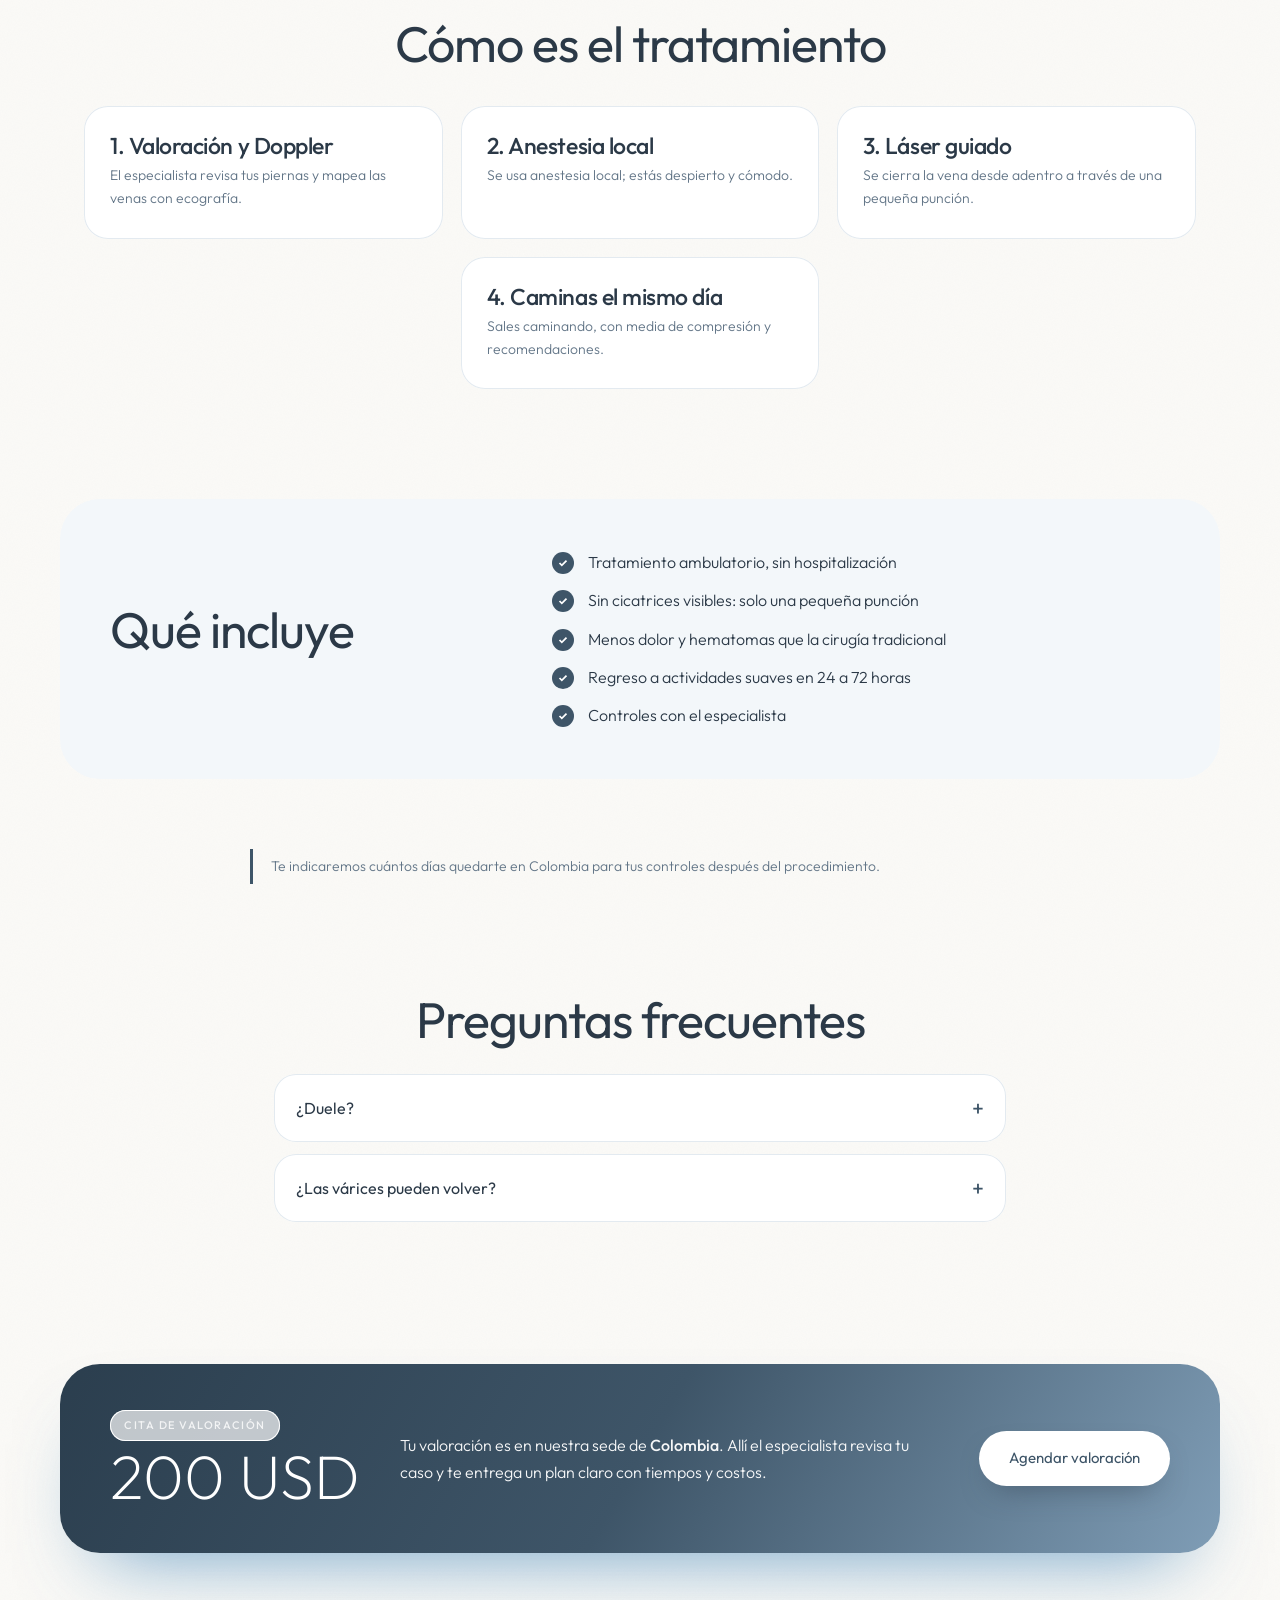
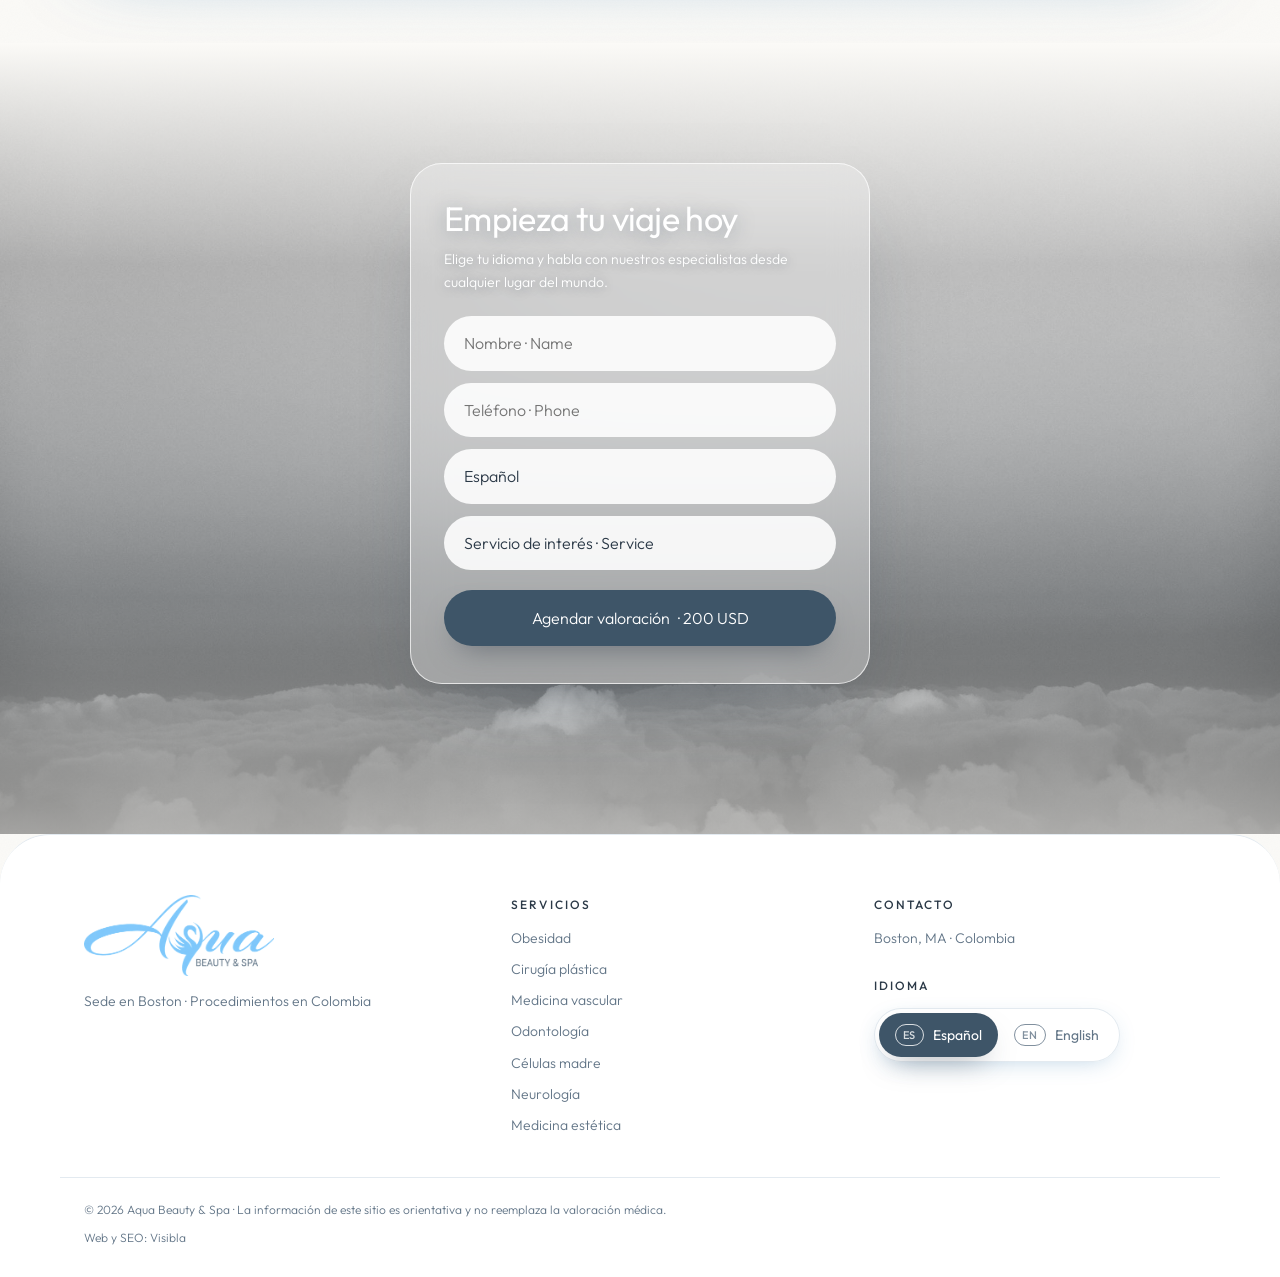
<file: medicina-vascular.html>
<!doctype html>
<html lang="es" data-lang="es">
<head>
<meta charset="utf-8">
<meta name="viewport" content="width=device-width, initial-scale=1, viewport-fit=cover">
<meta name="theme-color" content="#DCEEFB">
<title>Medicina vascular · Aqua Beauty & Spa</title>
<meta name="description" content="Endoláser: tratamiento de várices sin cirugía abierta, ambulatorio y con recuperación rápida.">
<link rel="icon" href="img/favicon.png">
<link rel="preconnect" href="https://fonts.googleapis.com"><link rel="preconnect" href="https://fonts.gstatic.com" crossorigin>
<link href="https://fonts.googleapis.com/css2?family=Outfit:wght@200;300;400;500&family=Cormorant+Garamond:ital,wght@1,400&display=swap" rel="stylesheet">
<link rel="stylesheet" href="css/estilos.css">
<script>try{var q=new URLSearchParams(location.search).get('lang');if(q==='es'||q==='en')localStorage.setItem('aqua-lang',q);var l=localStorage.getItem('aqua-lang');if(l){document.documentElement.dataset.lang=l;document.documentElement.lang=l;document.documentElement.classList.add('lang-chosen')}}catch(e){}</script>
</head>
<body class=""><div class="splash" id="splash">
  <div class="splash-card">
    <img src="img/logo-aqua-900.png" alt="Aqua Beauty &amp; Spa" class="splash-logo">
    <p class="splash-t">Bienvenida · Welcome</p>
    <div class="splash-btns">
      <button type="button" data-set="es" data-close><small>ES</small>Español</button>
      <button type="button" data-set="en" data-close><small>EN</small>English</button>
    </div>
    <p class="splash-sub">Boston · Colombia</p>
  </div>
</div>
<div class="langbar">
  <div class="wrap langbar-in">
    <p class="langbar-q"><span data-l="es">Elige tu idioma</span><span data-l="en">Choose your language</span></p>
    <div class="lang-switch" role="group" aria-label="Idioma / Language">
  <button type="button" data-set="es"><span class="flag">ES</span> Español</button>
  <button type="button" data-set="en"><span class="flag">EN</span> English</button>
</div>
  </div>
</div>
<header class="nav">
  <div class="wrap nav-in">
    <a href="index.html" class="brand"><img src="img/logo-aqua-900.png" alt="Aqua Beauty &amp; Spa"></a>
    <button class="burger" aria-label="Menú" onclick="document.body.classList.toggle('menu-open')"><i></i><i></i></button>
    <nav class="links"><a href="obesidad.html" class="prio"><span data-l="es">Obesidad</span><span data-l="en">Weight Loss</span></a><a href="cirugia-plastica.html" class="prio"><span data-l="es">Cirugía plástica</span><span data-l="en">Plastic Surgery</span></a><a href="medicina-vascular.html" class="on"><span data-l="es">Medicina vascular</span><span data-l="en">Vascular Medicine</span></a><a href="odontologia.html"><span data-l="es">Odontología</span><span data-l="en">Dentistry</span></a><a href="celulas-madre.html"><span data-l="es">Células madre</span><span data-l="en">Stem Cells</span></a><a href="neurologia.html"><span data-l="es">Neurología</span><span data-l="en">Neurology</span></a><a href="medicina-estetica.html"><span data-l="es">Medicina estética</span><span data-l="en">Aesthetic Medicine</span></a><a href="#contacto" class="btn btn-sm"><span data-l="es">Agendar valoración</span><span data-l="en">Book consultation</span></a></nav>
  </div>
</header>
<main>
<section class="shero">
  <div class="sky" aria-hidden="true">
  <span class="cl cl1"></span><span class="cl cl2"></span><span class="cl cl3"></span><span class="cl cl4"></span><span class="cl cl5"></span>
  <svg class="mnt" viewBox="0 0 1440 260" preserveAspectRatio="none"><path class="m1" d="M0 190 C 120 150 200 120 300 135 C 400 150 460 80 580 95 C 700 110 760 160 880 140 C 1000 120 1060 70 1180 90 C 1300 110 1380 150 1440 140 L1440 260 L0 260Z"/><path class="m2" d="M0 225 C 160 180 280 205 420 185 C 560 165 640 215 800 200 C 960 185 1040 160 1200 190 C 1320 212 1400 200 1440 205 L1440 260 L0 260Z"/></svg>
  <span class="cl fog1"></span><span class="cl fog2"></span>
</div>
  <div class="wrap shero-in">
   <div class="shero-txt">
    <a href="index.html#servicios" class="back">← <span data-l="es">Todos los servicios</span><span data-l="en">All services</span></a>
    <span class="shero-ic"><svg width="34" height="34" viewBox="0 0 24 24" fill="none" stroke="currentColor" stroke-width="1.5" stroke-linecap="round" stroke-linejoin="round" aria-hidden="true"><path d="M12 21s-7-4.5-7-10a4 4 0 0 1 7-2.6A4 4 0 0 1 19 11c0 5.5-7 10-7 10Z"/><path d="M8 12h2l1-2 2 4 1-2h2"/></svg></span>
    <p class="kicker"><span data-l="es">Endoláser para várices</span><span data-l="en">Endovenous laser for varicose veins</span></p>
    <h1><span data-l="es">Medicina vascular</span><span data-l="en">Vascular Medicine</span></h1>
    <div data-l="es"><p class="lead">Tratamos las várices y la insuficiencia venosa con <strong>endoláser</strong>, una técnica mínimamente invasiva que reemplaza la cirugía tradicional. Sin grandes cortes, sin hospitalización y con regreso rápido a tu vida diaria.</p></div><div data-l="en"><p class="lead">We treat varicose veins and venous insufficiency with <strong>endovenous laser (EVLA)</strong>, a minimally invasive technique that replaces traditional surgery. No large incisions, no hospital stay and a quick return to daily life.</p></div>
    <p class="pill-loc"><span data-l="es">En nuestra sede de Colombia</span><span data-l="en">At our Colombia location</span> · <span data-l="es">Valoración</span><span data-l="en">Consultation</span> 200 USD</p>
    <div class="stats"><div><b>~1 h</b><span><span data-l="es">de procedimiento</span><span data-l="en">procedure</span></span></div><div><b>0</b><span><span data-l="es">hospitalización</span><span data-l="en">hospital stay</span></span></div><div><b>24–72 h</b><span><span data-l="es">para volver a tu rutina</span><span data-l="en">back to routine</span></span></div></div>
   </div>
   <div class="arch arch-s"><img src="img/medicina-vascular.jpg" srcset="img/medicina-vascular-sm.jpg 700w, img/medicina-vascular.jpg 1400w" sizes="(max-width: 820px) 92vw, 45vw" alt="" loading="lazy" decoding="async"></div>
  </div>
</section>

<section class="bloques"><div class="wrap bloques-in"><div class="bloque">
      <h2><span data-l="es">¿Qué es el endoláser?</span><span data-l="en">What is endovenous laser?</span></h2>
      <div data-l="es"><p>Es un tratamiento en el que se introduce una fibra láser muy delgada dentro de la vena enferma, guiada por ecografía. La energía del láser calienta y cierra la vena desde adentro; la sangre se redirige de forma natural por venas sanas y, con el tiempo, el cuerpo absorbe la vena tratada.</p></div><div data-l="en"><p>A very thin laser fiber is inserted into the diseased vein under ultrasound guidance. The laser energy heats and seals the vein from the inside; blood naturally reroutes through healthy veins and, over time, the body absorbs the treated vein.</p></div>
    </div><div class="bloque">
      <h2><span data-l="es">¿Para quién es?</span><span data-l="en">Who is it for?</span></h2>
      <div data-l="es"><p>Para personas con várices, piernas pesadas o cansadas, hinchazón, calambres, dolor al final del día o cambios en la piel por insuficiencia venosa. El especialista confirma la indicación con una <strong>ecografía Doppler venosa</strong>.</p></div><div data-l="en"><p>For people with varicose veins, heavy or tired legs, swelling, cramps, end-of-day pain or skin changes caused by venous insufficiency. The specialist confirms the indication with a <strong>venous Doppler ultrasound</strong>.</p></div>
    </div></div></section>
<section class="cards"><div class="wrap"><h2 class="center"><span data-l="es">Cómo es el tratamiento</span><span data-l="en">What treatment looks like</span></h2><div class="cgrid"><div class="card"><h3><span data-l="es">1. Valoración y Doppler</span><span data-l="en">1. Consultation & Doppler</span></h3><p><span data-l="es">El especialista revisa tus piernas y mapea las venas con ecografía.</span><span data-l="en">The specialist examines your legs and maps your veins with ultrasound.</span></p></div><div class="card"><h3><span data-l="es">2. Anestesia local</span><span data-l="en">2. Local anesthesia</span></h3><p><span data-l="es">Se usa anestesia local; estás despierto y cómodo.</span><span data-l="en">Local anesthesia is used; you stay awake and comfortable.</span></p></div><div class="card"><h3><span data-l="es">3. Láser guiado</span><span data-l="en">3. Guided laser</span></h3><p><span data-l="es">Se cierra la vena desde adentro a través de una pequeña punción.</span><span data-l="en">The vein is sealed from the inside through a tiny puncture.</span></p></div><div class="card"><h3><span data-l="es">4. Caminas el mismo día</span><span data-l="en">4. Walk the same day</span></h3><p><span data-l="es">Sales caminando, con media de compresión y recomendaciones.</span><span data-l="en">You walk out with a compression stocking and instructions.</span></p></div></div></div></section>



<section class="incluye"><div class="wrap incluye-in">
      <h2><span data-l="es">Qué incluye</span><span data-l="en">What's included</span></h2>
      <ul data-l="es" class="check"><li>Tratamiento ambulatorio, sin hospitalización</li><li>Sin cicatrices visibles: solo una pequeña punción</li><li>Menos dolor y hematomas que la cirugía tradicional</li><li>Regreso a actividades suaves en 24 a 72 horas</li><li>Controles con el especialista</li></ul><ul data-l="en" class="check"><li>Outpatient, no hospital stay</li><li>No visible scars: just a tiny puncture</li><li>Less pain and bruising than traditional surgery</li><li>Back to light activity within 24–72 hours</li><li>Follow-up visits with the specialist</li></ul>
    </div></section>
<div class="wrap"><p class="nota"><span data-l="es">Te indicaremos cuántos días quedarte en Colombia para tus controles después del procedimiento.</span><span data-l="en">We will tell you how many days to stay in Colombia for your post-procedure follow-up.</span></p></div>
<section class="faq"><div class="wrap faq-in"><h2><span data-l="es">Preguntas frecuentes</span><span data-l="en">FAQ</span></h2><details><summary><span data-l="es">¿Duele?</span><span data-l="en">Does it hurt?</span></summary><p><span data-l="es">Se hace con anestesia local. La mayoría de pacientes siente molestias leves que se controlan con analgésicos comunes.</span><span data-l="en">It is done under local anesthesia. Most patients feel mild discomfort, managed with common pain relievers.</span></p></details><details><summary><span data-l="es">¿Las várices pueden volver?</span><span data-l="en">Can varicose veins come back?</span></summary><p><span data-l="es">La vena tratada no vuelve, pero pueden aparecer várices nuevas con el tiempo. Por eso hacemos seguimiento.</span><span data-l="en">The treated vein does not come back, but new ones can appear over time. That is why we do follow-up.</span></p></details></div></section>
<section class="val">
  <div class="wrap val-in">
    <div>
      <p class="kicker"><span data-l="es">Cita de valoración</span><span data-l="en">Consultation</span></p>
      <p class="val-precio">200 USD</p>
    </div>
    <p class="val-txt"><span data-l="es">Tu valoración es en nuestra sede de <strong>Colombia</strong>. Allí el especialista revisa tu caso y te entrega un plan claro con tiempos y costos.</span><span data-l="en">Your consultation takes place at our <strong>Colombia</strong> location, where the specialist reviews your case and gives you a clear plan with timing and costs.</span></p>
    <a href="#contacto" class="btn"><span data-l="es">Agendar valoración</span><span data-l="en">Book consultation</span></a>
  </div>
</section>
<section class="contacto con-foto" id="contacto">
  <div class="sky" aria-hidden="true">
  <span class="cl cl1"></span><span class="cl cl2"></span><span class="cl cl3"></span><span class="cl cl4"></span><span class="cl cl5"></span>
  <svg class="mnt" viewBox="0 0 1440 260" preserveAspectRatio="none"><path class="m1" d="M0 190 C 120 150 200 120 300 135 C 400 150 460 80 580 95 C 700 110 760 160 880 140 C 1000 120 1060 70 1180 90 C 1300 110 1380 150 1440 140 L1440 260 L0 260Z"/><path class="m2" d="M0 225 C 160 180 280 205 420 185 C 560 165 640 215 800 200 C 960 185 1040 160 1200 190 C 1320 212 1400 200 1440 205 L1440 260 L0 260Z"/></svg>
  <span class="cl fog1"></span><span class="cl fog2"></span>
</div>
  <form class="glass" id="form-contacto" data-wa="" data-mail="">
    <h2><span data-l="es">Empieza tu viaje hoy</span><span data-l="en">Begin your journey today</span></h2>
    <p><span data-l="es">Elige tu idioma y habla con nuestros especialistas desde cualquier lugar del mundo.</span><span data-l="en">Choose your language and connect with our specialists from anywhere in the world.</span></p>
    <input name="nombre" required placeholder="Nombre · Name">
    <input name="tel" required type="tel" placeholder="Teléfono · Phone">
    <select name="idioma"><option value="Español">Español</option><option value="English">English</option></select>
    <select name="servicio"><option value="">Servicio de interés · Service</option><option value="Obesidad" data-en="Weight Loss">Obesidad / Weight Loss</option><option value="Cirugía plástica" data-en="Plastic Surgery">Cirugía plástica / Plastic Surgery</option><option value="Medicina vascular" data-en="Vascular Medicine">Medicina vascular / Vascular Medicine</option><option value="Odontología" data-en="Dentistry">Odontología / Dentistry</option><option value="Células madre" data-en="Stem Cells">Células madre / Stem Cells</option><option value="Neurología" data-en="Neurology">Neurología / Neurology</option><option value="Medicina estética" data-en="Aesthetic Medicine">Medicina estética / Aesthetic Medicine</option></select>
    <button class="btn" type="submit"><span data-l="es">Agendar valoración</span><span data-l="en">Book consultation</span> · 200 USD</button>
    <p class="form-pend form-msg" hidden><span data-l="es">Muy pronto habilitamos el agendamiento en línea. Gracias por tu paciencia.</span><span data-l="en">Online booking opens very soon. Thank you for your patience.</span></p>
    <p class="form-ok form-msg" hidden><span data-l="es">¡Gracias! Te contactaremos muy pronto.</span><span data-l="en">Thank you! We'll contact you shortly.</span></p>
  </form>
</section>
</main><footer class="foot">
  <div class="wrap foot-in">
    <div class="foot-brand">
      <img src="img/logo-aqua-900.png" alt="Aqua Beauty &amp; Spa">
      <p><span data-l="es">Sede en Boston · Procedimientos en Colombia</span><span data-l="en">Based in Boston · Procedures in Colombia</span></p>
    </div>
    <div class="foot-col"><p class="foot-h"><span data-l="es">Servicios</span><span data-l="en">Services</span></p><a href="obesidad.html"><span data-l="es">Obesidad</span><span data-l="en">Weight Loss</span></a><a href="cirugia-plastica.html"><span data-l="es">Cirugía plástica</span><span data-l="en">Plastic Surgery</span></a><a href="medicina-vascular.html"><span data-l="es">Medicina vascular</span><span data-l="en">Vascular Medicine</span></a><a href="odontologia.html"><span data-l="es">Odontología</span><span data-l="en">Dentistry</span></a><a href="celulas-madre.html"><span data-l="es">Células madre</span><span data-l="en">Stem Cells</span></a><a href="neurologia.html"><span data-l="es">Neurología</span><span data-l="en">Neurology</span></a><a href="medicina-estetica.html"><span data-l="es">Medicina estética</span><span data-l="en">Aesthetic Medicine</span></a></div>
    <div class="foot-col"><p class="foot-h"><span data-l="es">Contacto</span><span data-l="en">Contact</span></p><span data-l="es">Boston, MA · Colombia</span><span data-l="en">Boston, MA · Colombia</span>
      <p class="foot-h" style="margin-top:18px"><span data-l="es">Idioma</span><span data-l="en">Language</span></p><div class="lang-switch" role="group" aria-label="Idioma / Language">
  <button type="button" data-set="es"><span class="flag">ES</span> Español</button>
  <button type="button" data-set="en"><span class="flag">EN</span> English</button>
</div></div>
  </div>
  <div class="wrap foot-legal">© 2026 Aqua Beauty &amp; Spa · <span data-l="es">La información de este sitio es orientativa y no reemplaza la valoración médica.</span><span data-l="en">The information on this site is for guidance and does not replace a medical consultation.</span><span style="display:block;margin-top:8px"><span data-l="es">Web y SEO:</span><span data-l="en">Website &amp; SEO:</span> <a href="https://posicion-seo.com/">Visibla</a></span></div>
</footer>
<a href="#contacto" class="mcta"><span data-l="es">Agendar valoración</span><span data-l="en">Book consultation</span> · 200 USD</a>
<script src="js/main.js"></script>
</body></html>
</file>
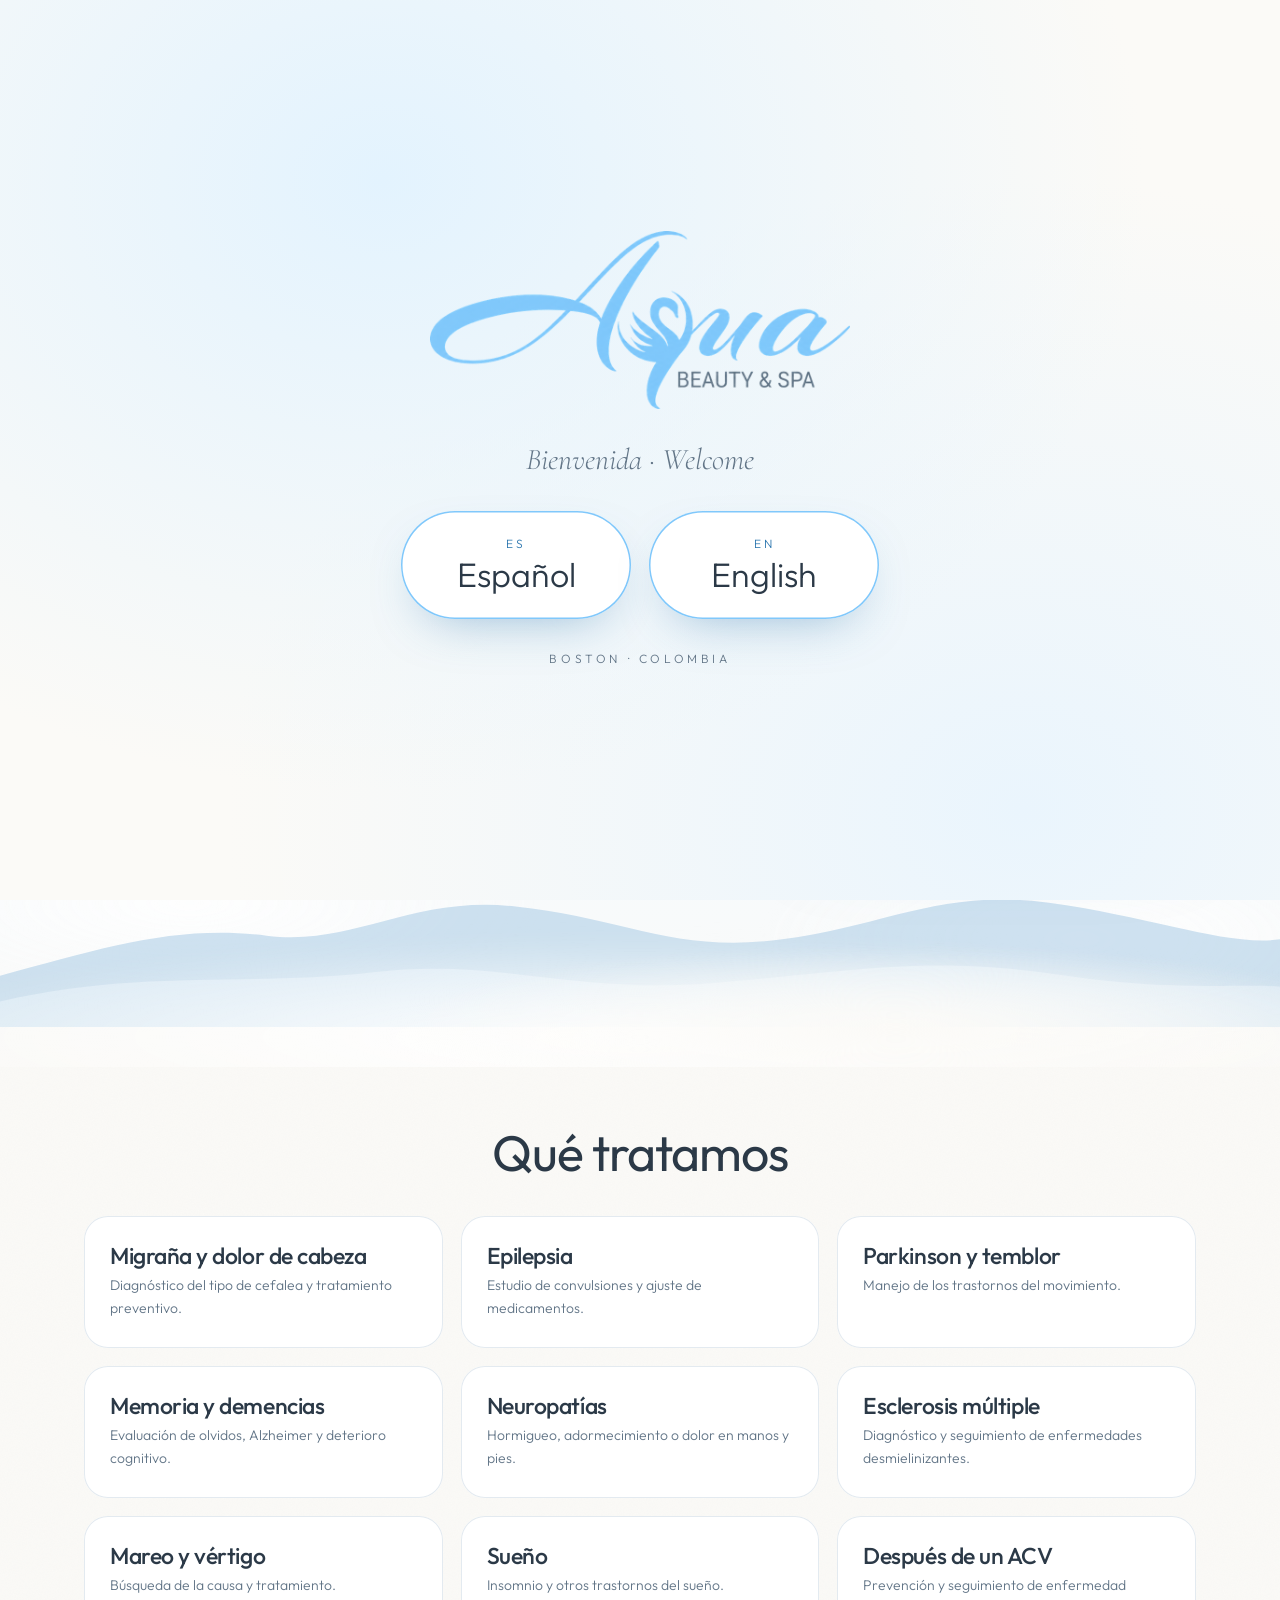
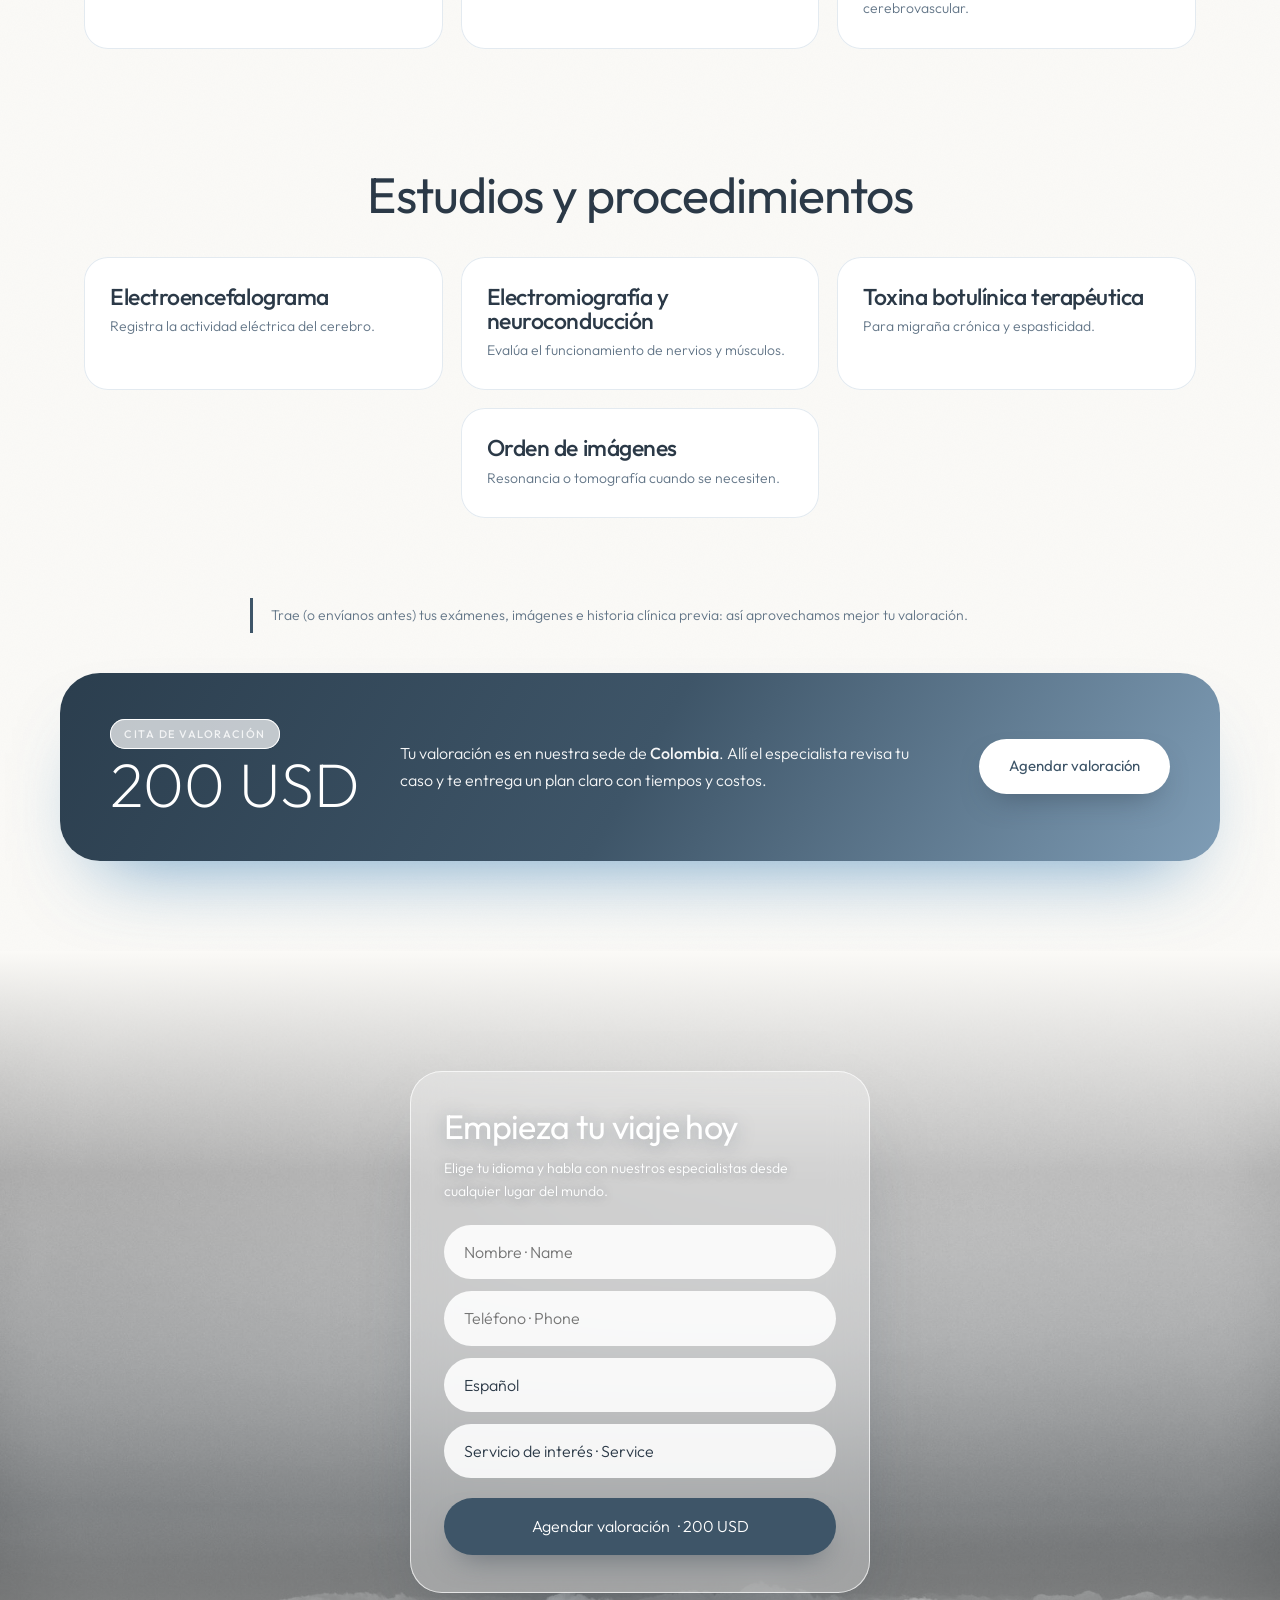
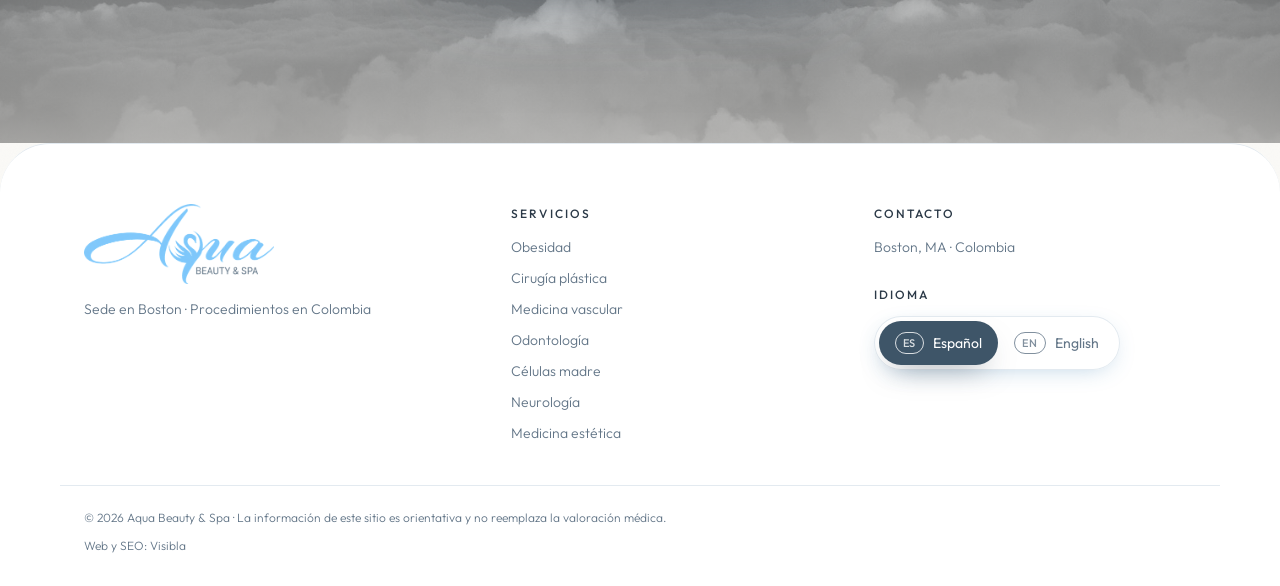
<file: neurologia.html>
<!doctype html>
<html lang="es" data-lang="es">
<head>
<meta charset="utf-8">
<meta name="viewport" content="width=device-width, initial-scale=1, viewport-fit=cover">
<meta name="theme-color" content="#DCEEFB">
<title>Neurología · Aqua Beauty & Spa</title>
<meta name="description" content="Diagnóstico y tratamiento de enfermedades del cerebro, la médula, los nervios y los músculos.">
<link rel="icon" href="img/favicon.png">
<link rel="preconnect" href="https://fonts.googleapis.com"><link rel="preconnect" href="https://fonts.gstatic.com" crossorigin>
<link href="https://fonts.googleapis.com/css2?family=Outfit:wght@200;300;400;500&family=Cormorant+Garamond:ital,wght@1,400&display=swap" rel="stylesheet">
<link rel="stylesheet" href="css/estilos.css">
<script>try{var q=new URLSearchParams(location.search).get('lang');if(q==='es'||q==='en')localStorage.setItem('aqua-lang',q);var l=localStorage.getItem('aqua-lang');if(l){document.documentElement.dataset.lang=l;document.documentElement.lang=l;document.documentElement.classList.add('lang-chosen')}}catch(e){}</script>
</head>
<body class=""><div class="splash" id="splash">
  <div class="splash-card">
    <img src="img/logo-aqua-900.png" alt="Aqua Beauty &amp; Spa" class="splash-logo">
    <p class="splash-t">Bienvenida · Welcome</p>
    <div class="splash-btns">
      <button type="button" data-set="es" data-close><small>ES</small>Español</button>
      <button type="button" data-set="en" data-close><small>EN</small>English</button>
    </div>
    <p class="splash-sub">Boston · Colombia</p>
  </div>
</div>
<div class="langbar">
  <div class="wrap langbar-in">
    <p class="langbar-q"><span data-l="es">Elige tu idioma</span><span data-l="en">Choose your language</span></p>
    <div class="lang-switch" role="group" aria-label="Idioma / Language">
  <button type="button" data-set="es"><span class="flag">ES</span> Español</button>
  <button type="button" data-set="en"><span class="flag">EN</span> English</button>
</div>
  </div>
</div>
<header class="nav">
  <div class="wrap nav-in">
    <a href="index.html" class="brand"><img src="img/logo-aqua-900.png" alt="Aqua Beauty &amp; Spa"></a>
    <button class="burger" aria-label="Menú" onclick="document.body.classList.toggle('menu-open')"><i></i><i></i></button>
    <nav class="links"><a href="obesidad.html" class="prio"><span data-l="es">Obesidad</span><span data-l="en">Weight Loss</span></a><a href="cirugia-plastica.html" class="prio"><span data-l="es">Cirugía plástica</span><span data-l="en">Plastic Surgery</span></a><a href="medicina-vascular.html"><span data-l="es">Medicina vascular</span><span data-l="en">Vascular Medicine</span></a><a href="odontologia.html"><span data-l="es">Odontología</span><span data-l="en">Dentistry</span></a><a href="celulas-madre.html"><span data-l="es">Células madre</span><span data-l="en">Stem Cells</span></a><a href="neurologia.html" class="on"><span data-l="es">Neurología</span><span data-l="en">Neurology</span></a><a href="medicina-estetica.html"><span data-l="es">Medicina estética</span><span data-l="en">Aesthetic Medicine</span></a><a href="#contacto" class="btn btn-sm"><span data-l="es">Agendar valoración</span><span data-l="en">Book consultation</span></a></nav>
  </div>
</header>
<main>
<section class="shero">
  <div class="sky" aria-hidden="true">
  <span class="cl cl1"></span><span class="cl cl2"></span><span class="cl cl3"></span><span class="cl cl4"></span><span class="cl cl5"></span>
  <svg class="mnt" viewBox="0 0 1440 260" preserveAspectRatio="none"><path class="m1" d="M0 190 C 120 150 200 120 300 135 C 400 150 460 80 580 95 C 700 110 760 160 880 140 C 1000 120 1060 70 1180 90 C 1300 110 1380 150 1440 140 L1440 260 L0 260Z"/><path class="m2" d="M0 225 C 160 180 280 205 420 185 C 560 165 640 215 800 200 C 960 185 1040 160 1200 190 C 1320 212 1400 200 1440 205 L1440 260 L0 260Z"/></svg>
  <span class="cl fog1"></span><span class="cl fog2"></span>
</div>
  <div class="wrap shero-in">
   <div class="shero-txt">
    <a href="index.html#servicios" class="back">← <span data-l="es">Todos los servicios</span><span data-l="en">All services</span></a>
    <span class="shero-ic"><svg width="34" height="34" viewBox="0 0 24 24" fill="none" stroke="currentColor" stroke-width="1.5" stroke-linecap="round" stroke-linejoin="round" aria-hidden="true"><path d="M9 4a3 3 0 0 0-3 3 3 3 0 0 0-2 5 3 3 0 0 0 2 5 3 3 0 0 0 6 1V5a2 2 0 0 0-3-1Z"/><path d="M15 4a3 3 0 0 1 3 3 3 3 0 0 1 2 5 3 3 0 0 1-2 5 3 3 0 0 1-6 1"/></svg></span>
    <p class="kicker"><span data-l="es">Cerebro, nervios y músculos</span><span data-l="en">Brain, nerves and muscles</span></p>
    <h1><span data-l="es">Neurología</span><span data-l="en">Neurology</span></h1>
    <div data-l="es"><p class="lead">La neurología se encarga del sistema nervioso: el cerebro, la médula espinal, los nervios y los músculos. Nuestros neurólogos te ayudan a encontrar la causa de tus síntomas y a construir un plan de tratamiento claro.</p></div><div data-l="en"><p class="lead">Neurology deals with the nervous system: the brain, spinal cord, nerves and muscles. Our neurologists help you find the cause of your symptoms and build a clear treatment plan.</p></div>
    <p class="pill-loc"><span data-l="es">En nuestra sede de Colombia</span><span data-l="en">At our Colombia location</span> · <span data-l="es">Valoración</span><span data-l="en">Consultation</span> 200 USD</p>
    
   </div>
   <div class="arch arch-s"><img src="img/neurologia.jpg" srcset="img/neurologia-sm.jpg 700w, img/neurologia.jpg 1400w" sizes="(max-width: 820px) 92vw, 45vw" alt="" loading="lazy" decoding="async"></div>
  </div>
</section>


<section class="cards"><div class="wrap"><h2 class="center"><span data-l="es">Qué tratamos</span><span data-l="en">What we treat</span></h2><div class="cgrid"><div class="card"><h3><span data-l="es">Migraña y dolor de cabeza</span><span data-l="en">Migraine & headache</span></h3><p><span data-l="es">Diagnóstico del tipo de cefalea y tratamiento preventivo.</span><span data-l="en">Headache diagnosis and preventive treatment.</span></p></div><div class="card"><h3><span data-l="es">Epilepsia</span><span data-l="en">Epilepsy</span></h3><p><span data-l="es">Estudio de convulsiones y ajuste de medicamentos.</span><span data-l="en">Seizure workup and medication management.</span></p></div><div class="card"><h3><span data-l="es">Parkinson y temblor</span><span data-l="en">Parkinson's & tremor</span></h3><p><span data-l="es">Manejo de los trastornos del movimiento.</span><span data-l="en">Management of movement disorders.</span></p></div><div class="card"><h3><span data-l="es">Memoria y demencias</span><span data-l="en">Memory & dementia</span></h3><p><span data-l="es">Evaluación de olvidos, Alzheimer y deterioro cognitivo.</span><span data-l="en">Assessment of memory loss, Alzheimer's and cognitive decline.</span></p></div><div class="card"><h3><span data-l="es">Neuropatías</span><span data-l="en">Neuropathy</span></h3><p><span data-l="es">Hormigueo, adormecimiento o dolor en manos y pies.</span><span data-l="en">Tingling, numbness or pain in hands and feet.</span></p></div><div class="card"><h3><span data-l="es">Esclerosis múltiple</span><span data-l="en">Multiple sclerosis</span></h3><p><span data-l="es">Diagnóstico y seguimiento de enfermedades desmielinizantes.</span><span data-l="en">Diagnosis and follow-up of demyelinating diseases.</span></p></div><div class="card"><h3><span data-l="es">Mareo y vértigo</span><span data-l="en">Dizziness & vertigo</span></h3><p><span data-l="es">Búsqueda de la causa y tratamiento.</span><span data-l="en">Finding the cause and treating it.</span></p></div><div class="card"><h3><span data-l="es">Sueño</span><span data-l="en">Sleep</span></h3><p><span data-l="es">Insomnio y otros trastornos del sueño.</span><span data-l="en">Insomnia and other sleep disorders.</span></p></div><div class="card"><h3><span data-l="es">Después de un ACV</span><span data-l="en">After a stroke</span></h3><p><span data-l="es">Prevención y seguimiento de enfermedad cerebrovascular.</span><span data-l="en">Stroke prevention and follow-up.</span></p></div></div></div></section>

<section class="cards"><div class="wrap"><h2 class="center"><span data-l="es">Estudios y procedimientos</span><span data-l="en">Tests and procedures</span></h2><div class="cgrid"><div class="card"><h3><span data-l="es">Electroencefalograma</span><span data-l="en">EEG</span></h3><p><span data-l="es">Registra la actividad eléctrica del cerebro.</span><span data-l="en">Records the brain's electrical activity.</span></p></div><div class="card"><h3><span data-l="es">Electromiografía y neuroconducción</span><span data-l="en">EMG & nerve conduction</span></h3><p><span data-l="es">Evalúa el funcionamiento de nervios y músculos.</span><span data-l="en">Evaluates how nerves and muscles work.</span></p></div><div class="card"><h3><span data-l="es">Toxina botulínica terapéutica</span><span data-l="en">Therapeutic botulinum toxin</span></h3><p><span data-l="es">Para migraña crónica y espasticidad.</span><span data-l="en">For chronic migraine and spasticity.</span></p></div><div class="card"><h3><span data-l="es">Orden de imágenes</span><span data-l="en">Imaging orders</span></h3><p><span data-l="es">Resonancia o tomografía cuando se necesiten.</span><span data-l="en">MRI or CT scans when needed.</span></p></div></div></div></section>


<div class="wrap"><p class="nota"><span data-l="es">Trae (o envíanos antes) tus exámenes, imágenes e historia clínica previa: así aprovechamos mejor tu valoración.</span><span data-l="en">Bring (or send us beforehand) your previous tests, imaging and medical records so we can make the most of your consultation.</span></p></div>

<section class="val">
  <div class="wrap val-in">
    <div>
      <p class="kicker"><span data-l="es">Cita de valoración</span><span data-l="en">Consultation</span></p>
      <p class="val-precio">200 USD</p>
    </div>
    <p class="val-txt"><span data-l="es">Tu valoración es en nuestra sede de <strong>Colombia</strong>. Allí el especialista revisa tu caso y te entrega un plan claro con tiempos y costos.</span><span data-l="en">Your consultation takes place at our <strong>Colombia</strong> location, where the specialist reviews your case and gives you a clear plan with timing and costs.</span></p>
    <a href="#contacto" class="btn"><span data-l="es">Agendar valoración</span><span data-l="en">Book consultation</span></a>
  </div>
</section>
<section class="contacto con-foto" id="contacto">
  <div class="sky" aria-hidden="true">
  <span class="cl cl1"></span><span class="cl cl2"></span><span class="cl cl3"></span><span class="cl cl4"></span><span class="cl cl5"></span>
  <svg class="mnt" viewBox="0 0 1440 260" preserveAspectRatio="none"><path class="m1" d="M0 190 C 120 150 200 120 300 135 C 400 150 460 80 580 95 C 700 110 760 160 880 140 C 1000 120 1060 70 1180 90 C 1300 110 1380 150 1440 140 L1440 260 L0 260Z"/><path class="m2" d="M0 225 C 160 180 280 205 420 185 C 560 165 640 215 800 200 C 960 185 1040 160 1200 190 C 1320 212 1400 200 1440 205 L1440 260 L0 260Z"/></svg>
  <span class="cl fog1"></span><span class="cl fog2"></span>
</div>
  <form class="glass" id="form-contacto" data-wa="" data-mail="">
    <h2><span data-l="es">Empieza tu viaje hoy</span><span data-l="en">Begin your journey today</span></h2>
    <p><span data-l="es">Elige tu idioma y habla con nuestros especialistas desde cualquier lugar del mundo.</span><span data-l="en">Choose your language and connect with our specialists from anywhere in the world.</span></p>
    <input name="nombre" required placeholder="Nombre · Name">
    <input name="tel" required type="tel" placeholder="Teléfono · Phone">
    <select name="idioma"><option value="Español">Español</option><option value="English">English</option></select>
    <select name="servicio"><option value="">Servicio de interés · Service</option><option value="Obesidad" data-en="Weight Loss">Obesidad / Weight Loss</option><option value="Cirugía plástica" data-en="Plastic Surgery">Cirugía plástica / Plastic Surgery</option><option value="Medicina vascular" data-en="Vascular Medicine">Medicina vascular / Vascular Medicine</option><option value="Odontología" data-en="Dentistry">Odontología / Dentistry</option><option value="Células madre" data-en="Stem Cells">Células madre / Stem Cells</option><option value="Neurología" data-en="Neurology">Neurología / Neurology</option><option value="Medicina estética" data-en="Aesthetic Medicine">Medicina estética / Aesthetic Medicine</option></select>
    <button class="btn" type="submit"><span data-l="es">Agendar valoración</span><span data-l="en">Book consultation</span> · 200 USD</button>
    <p class="form-pend form-msg" hidden><span data-l="es">Muy pronto habilitamos el agendamiento en línea. Gracias por tu paciencia.</span><span data-l="en">Online booking opens very soon. Thank you for your patience.</span></p>
    <p class="form-ok form-msg" hidden><span data-l="es">¡Gracias! Te contactaremos muy pronto.</span><span data-l="en">Thank you! We'll contact you shortly.</span></p>
  </form>
</section>
</main><footer class="foot">
  <div class="wrap foot-in">
    <div class="foot-brand">
      <img src="img/logo-aqua-900.png" alt="Aqua Beauty &amp; Spa">
      <p><span data-l="es">Sede en Boston · Procedimientos en Colombia</span><span data-l="en">Based in Boston · Procedures in Colombia</span></p>
    </div>
    <div class="foot-col"><p class="foot-h"><span data-l="es">Servicios</span><span data-l="en">Services</span></p><a href="obesidad.html"><span data-l="es">Obesidad</span><span data-l="en">Weight Loss</span></a><a href="cirugia-plastica.html"><span data-l="es">Cirugía plástica</span><span data-l="en">Plastic Surgery</span></a><a href="medicina-vascular.html"><span data-l="es">Medicina vascular</span><span data-l="en">Vascular Medicine</span></a><a href="odontologia.html"><span data-l="es">Odontología</span><span data-l="en">Dentistry</span></a><a href="celulas-madre.html"><span data-l="es">Células madre</span><span data-l="en">Stem Cells</span></a><a href="neurologia.html"><span data-l="es">Neurología</span><span data-l="en">Neurology</span></a><a href="medicina-estetica.html"><span data-l="es">Medicina estética</span><span data-l="en">Aesthetic Medicine</span></a></div>
    <div class="foot-col"><p class="foot-h"><span data-l="es">Contacto</span><span data-l="en">Contact</span></p><span data-l="es">Boston, MA · Colombia</span><span data-l="en">Boston, MA · Colombia</span>
      <p class="foot-h" style="margin-top:18px"><span data-l="es">Idioma</span><span data-l="en">Language</span></p><div class="lang-switch" role="group" aria-label="Idioma / Language">
  <button type="button" data-set="es"><span class="flag">ES</span> Español</button>
  <button type="button" data-set="en"><span class="flag">EN</span> English</button>
</div></div>
  </div>
  <div class="wrap foot-legal">© 2026 Aqua Beauty &amp; Spa · <span data-l="es">La información de este sitio es orientativa y no reemplaza la valoración médica.</span><span data-l="en">The information on this site is for guidance and does not replace a medical consultation.</span><span style="display:block;margin-top:8px"><span data-l="es">Web y SEO:</span><span data-l="en">Website &amp; SEO:</span> <a href="https://posicion-seo.com/">Visibla</a></span></div>
</footer>
<a href="#contacto" class="mcta"><span data-l="es">Agendar valoración</span><span data-l="en">Book consultation</span> · 200 USD</a>
<script src="js/main.js"></script>
</body></html>
</file>
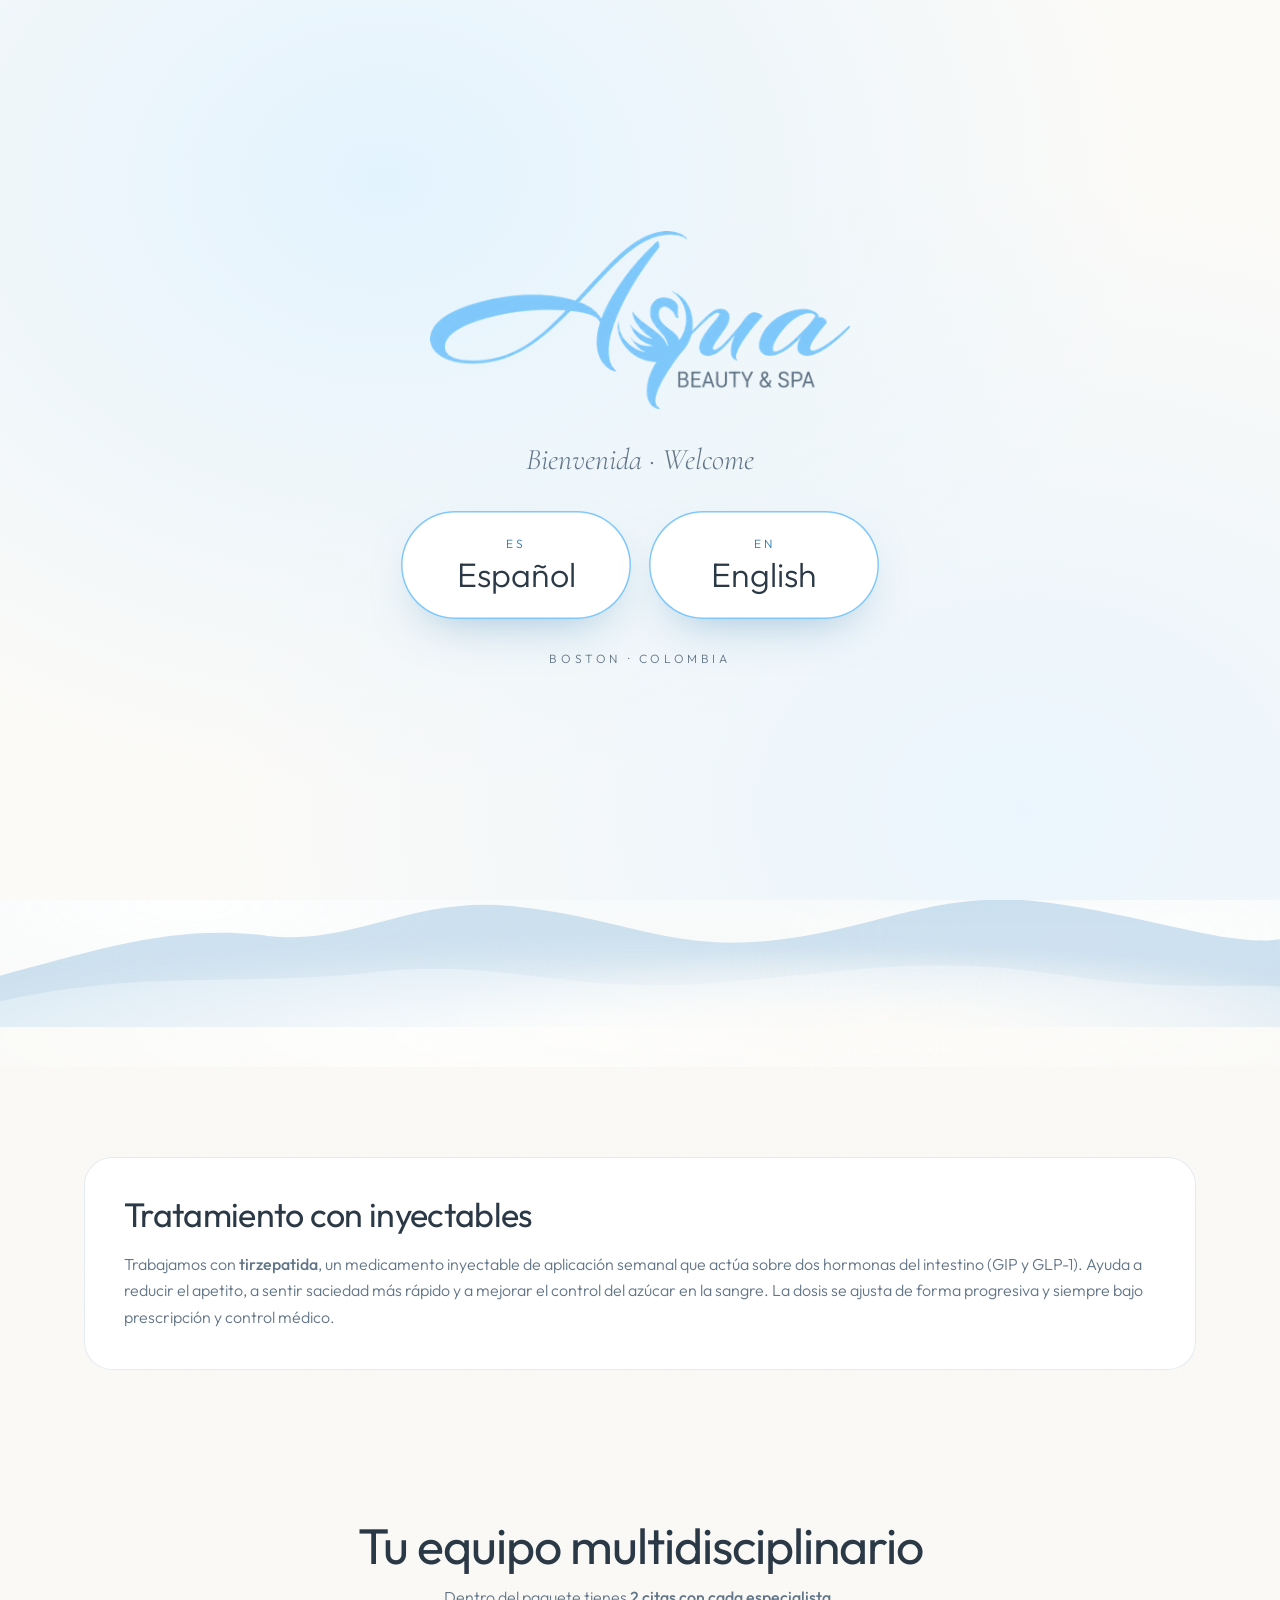
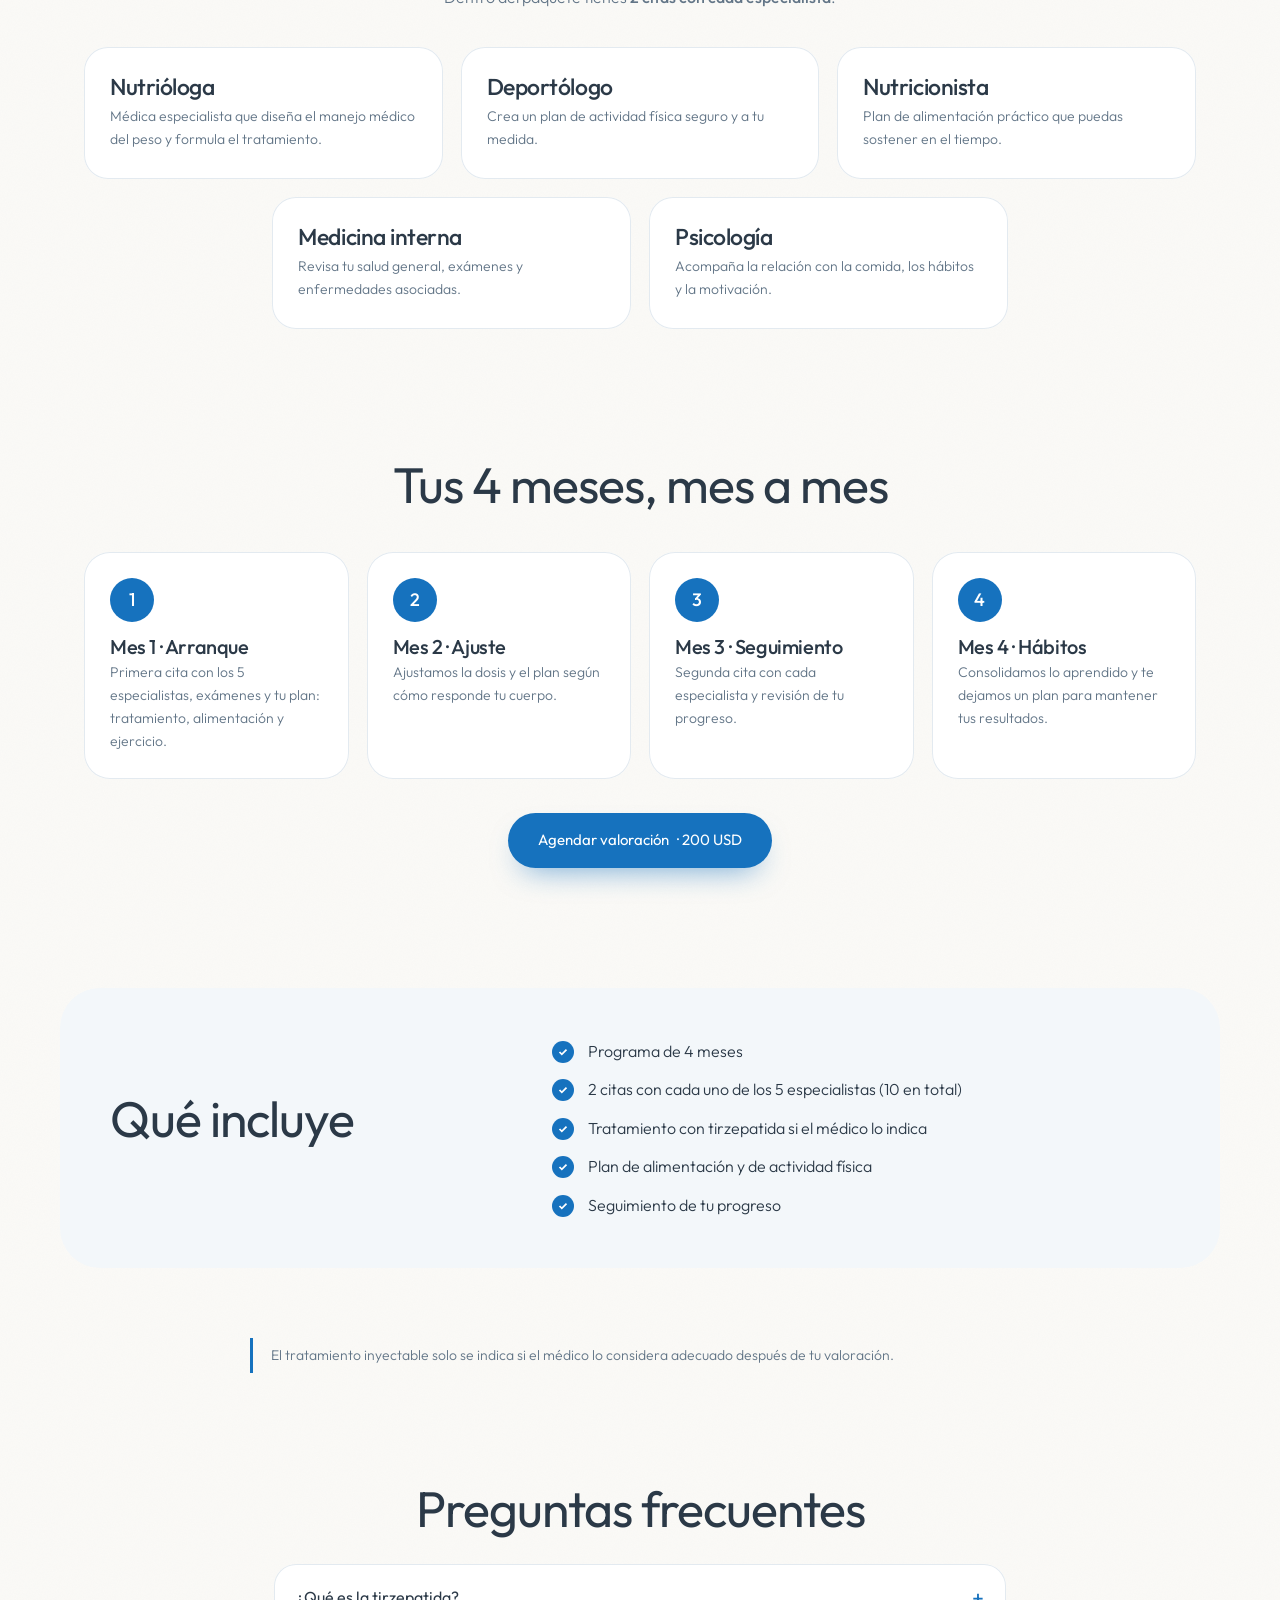
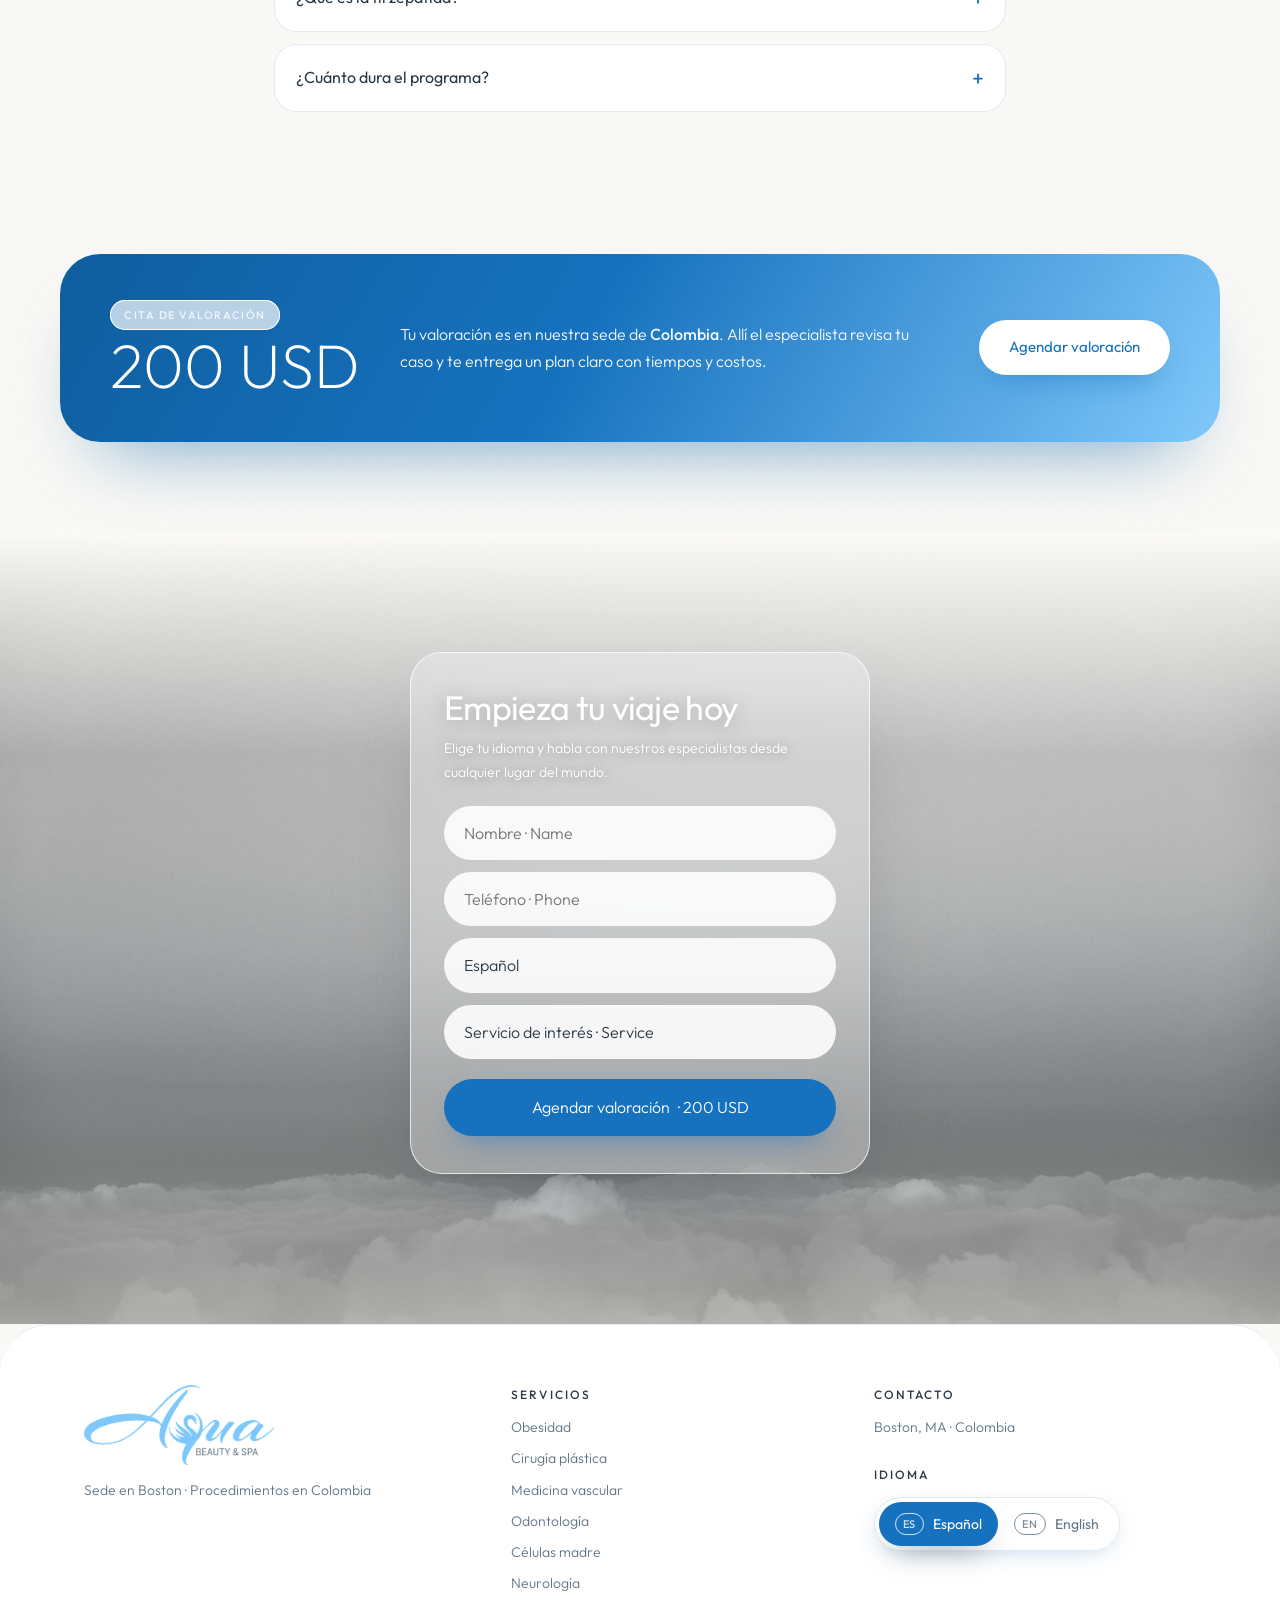
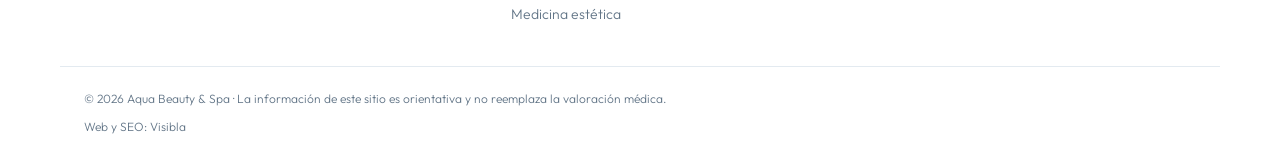
<file: obesidad.html>
<!doctype html>
<html lang="es" data-lang="es">
<head>
<meta charset="utf-8">
<meta name="viewport" content="width=device-width, initial-scale=1, viewport-fit=cover">
<meta name="theme-color" content="#DCEEFB">
<title>Obesidad · Aqua Beauty & Spa</title>
<meta name="description" content="Tirzepatida y un equipo de 5 especialistas para bajar de peso de forma segura y sostenible.">
<link rel="icon" href="img/favicon.png">
<link rel="preconnect" href="https://fonts.googleapis.com"><link rel="preconnect" href="https://fonts.gstatic.com" crossorigin>
<link href="https://fonts.googleapis.com/css2?family=Outfit:wght@200;300;400;500&family=Cormorant+Garamond:ital,wght@1,400&display=swap" rel="stylesheet">
<link rel="stylesheet" href="css/estilos.css">
<script>try{var q=new URLSearchParams(location.search).get('lang');if(q==='es'||q==='en')localStorage.setItem('aqua-lang',q);var l=localStorage.getItem('aqua-lang');if(l){document.documentElement.dataset.lang=l;document.documentElement.lang=l;document.documentElement.classList.add('lang-chosen')}}catch(e){}</script>
</head>
<body class="prio"><div class="splash" id="splash">
  <div class="splash-card">
    <img src="img/logo-aqua-900.png" alt="Aqua Beauty &amp; Spa" class="splash-logo">
    <p class="splash-t">Bienvenida · Welcome</p>
    <div class="splash-btns">
      <button type="button" data-set="es" data-close><small>ES</small>Español</button>
      <button type="button" data-set="en" data-close><small>EN</small>English</button>
    </div>
    <p class="splash-sub">Boston · Colombia</p>
  </div>
</div>
<div class="langbar">
  <div class="wrap langbar-in">
    <p class="langbar-q"><span data-l="es">Elige tu idioma</span><span data-l="en">Choose your language</span></p>
    <div class="lang-switch" role="group" aria-label="Idioma / Language">
  <button type="button" data-set="es"><span class="flag">ES</span> Español</button>
  <button type="button" data-set="en"><span class="flag">EN</span> English</button>
</div>
  </div>
</div>
<header class="nav">
  <div class="wrap nav-in">
    <a href="index.html" class="brand"><img src="img/logo-aqua-900.png" alt="Aqua Beauty &amp; Spa"></a>
    <button class="burger" aria-label="Menú" onclick="document.body.classList.toggle('menu-open')"><i></i><i></i></button>
    <nav class="links"><a href="obesidad.html" class="on prio"><span data-l="es">Obesidad</span><span data-l="en">Weight Loss</span></a><a href="cirugia-plastica.html" class="prio"><span data-l="es">Cirugía plástica</span><span data-l="en">Plastic Surgery</span></a><a href="medicina-vascular.html"><span data-l="es">Medicina vascular</span><span data-l="en">Vascular Medicine</span></a><a href="odontologia.html"><span data-l="es">Odontología</span><span data-l="en">Dentistry</span></a><a href="celulas-madre.html"><span data-l="es">Células madre</span><span data-l="en">Stem Cells</span></a><a href="neurologia.html"><span data-l="es">Neurología</span><span data-l="en">Neurology</span></a><a href="medicina-estetica.html"><span data-l="es">Medicina estética</span><span data-l="en">Aesthetic Medicine</span></a><a href="#contacto" class="btn btn-sm"><span data-l="es">Agendar valoración</span><span data-l="en">Book consultation</span></a></nav>
  </div>
</header>
<main>
<section class="shero">
  <div class="sky" aria-hidden="true">
  <span class="cl cl1"></span><span class="cl cl2"></span><span class="cl cl3"></span><span class="cl cl4"></span><span class="cl cl5"></span>
  <svg class="mnt" viewBox="0 0 1440 260" preserveAspectRatio="none"><path class="m1" d="M0 190 C 120 150 200 120 300 135 C 400 150 460 80 580 95 C 700 110 760 160 880 140 C 1000 120 1060 70 1180 90 C 1300 110 1380 150 1440 140 L1440 260 L0 260Z"/><path class="m2" d="M0 225 C 160 180 280 205 420 185 C 560 165 640 215 800 200 C 960 185 1040 160 1200 190 C 1320 212 1400 200 1440 205 L1440 260 L0 260Z"/></svg>
  <span class="cl fog1"></span><span class="cl fog2"></span>
</div>
  <div class="wrap shero-in">
   <div class="shero-txt">
    <a href="index.html#servicios" class="back">← <span data-l="es">Todos los servicios</span><span data-l="en">All services</span></a>
    <span class="shero-ic"><svg width="34" height="34" viewBox="0 0 24 24" fill="none" stroke="currentColor" stroke-width="1.5" stroke-linecap="round" stroke-linejoin="round" aria-hidden="true"><path d="M12 3a4 4 0 0 1 4 4c0 3-4 5-4 5s-4-2-4-5a4 4 0 0 1 4-4Z"/><path d="M5 21c0-4 3-7 7-7s7 3 7 7"/></svg></span>
    <p class="kicker"><span data-l="es">Programa médico de 4 meses</span><span data-l="en">4-month medical program</span></p>
    <h1><span data-l="es">Obesidad</span><span data-l="en">Weight Loss</span></h1>
    <div data-l="es"><p class="lead">Un programa médico integral para bajar de peso con acompañamiento real. Combinamos tratamiento inyectable, formulado y vigilado por médicos, con un equipo multidisciplinario que trabaja contigo durante cuatro meses.</p></div><div data-l="en"><p class="lead">A comprehensive medical weight-loss program with real support. We combine physician-prescribed and monitored injectable treatment with a multidisciplinary team that works with you for four months.</p></div>
    <p class="pill-loc"><span data-l="es">En nuestra sede de Colombia</span><span data-l="en">At our Colombia location</span> · <span data-l="es">Valoración</span><span data-l="en">Consultation</span> 200 USD</p>
    <div class="stats"><div><b>4</b><span><span data-l="es">meses de programa</span><span data-l="en">month program</span></span></div><div><b>5</b><span><span data-l="es">especialistas</span><span data-l="en">specialists</span></span></div><div><b>10</b><span><span data-l="es">citas incluidas</span><span data-l="en">visits included</span></span></div></div>
   </div>
   <div class="arch arch-s"><img src="img/obesidad.jpg" srcset="img/obesidad-sm.jpg 700w, img/obesidad.jpg 1400w" sizes="(max-width: 820px) 92vw, 45vw" alt="" loading="lazy" decoding="async"></div>
  </div>
</section>

<section class="bloques"><div class="wrap bloques-in"><div class="bloque">
      <h2><span data-l="es">Tratamiento con inyectables</span><span data-l="en">Injectable treatment</span></h2>
      <div data-l="es"><p>Trabajamos con <strong>tirzepatida</strong>, un medicamento inyectable de aplicación semanal que actúa sobre dos hormonas del intestino (GIP y GLP-1). Ayuda a reducir el apetito, a sentir saciedad más rápido y a mejorar el control del azúcar en la sangre. La dosis se ajusta de forma progresiva y siempre bajo prescripción y control médico.</p></div><div data-l="en"><p>We work with <strong>tirzepatide</strong>, a once-weekly injectable medication that acts on two gut hormones (GIP and GLP-1). It helps reduce appetite, makes you feel full sooner and improves blood sugar control. The dose is increased gradually and always under medical prescription and supervision.</p></div>
    </div></div></section>
<section class="cards"><div class="wrap"><h2 class="center"><span data-l="es">Tu equipo multidisciplinario</span><span data-l="en">Your multidisciplinary team</span></h2><p class="sub center"><span data-l="es">Dentro del paquete tienes <strong>2 citas con cada especialista</strong>.</span><span data-l="en">Your package includes <strong>2 visits with each specialist</strong>.</span></p><div class="cgrid"><div class="card"><h3><span data-l="es">Nutrióloga</span><span data-l="en">Medical Nutrition Specialist</span></h3><p><span data-l="es">Médica especialista que diseña el manejo médico del peso y formula el tratamiento.</span><span data-l="en">Physician who designs your medical weight plan and prescribes treatment.</span></p></div><div class="card"><h3><span data-l="es">Deportólogo</span><span data-l="en">Sports Medicine</span></h3><p><span data-l="es">Crea un plan de actividad física seguro y a tu medida.</span><span data-l="en">Builds a safe exercise plan tailored to you.</span></p></div><div class="card"><h3><span data-l="es">Nutricionista</span><span data-l="en">Dietitian</span></h3><p><span data-l="es">Plan de alimentación práctico que puedas sostener en el tiempo.</span><span data-l="en">A practical eating plan you can keep for the long term.</span></p></div><div class="card"><h3><span data-l="es">Medicina interna</span><span data-l="en">Internal Medicine</span></h3><p><span data-l="es">Revisa tu salud general, exámenes y enfermedades asociadas.</span><span data-l="en">Reviews your overall health, lab work and related conditions.</span></p></div><div class="card"><h3><span data-l="es">Psicología</span><span data-l="en">Psychology</span></h3><p><span data-l="es">Acompaña la relación con la comida, los hábitos y la motivación.</span><span data-l="en">Supports your relationship with food, habits and motivation.</span></p></div></div></div></section>


<section class="timeline"><div class="wrap"><h2 class="center"><span data-l="es">Tus 4 meses, mes a mes</span><span data-l="en">Your 4 months, month by month</span></h2><ol class="tl"><li><span class="n">1</span><div><h3><span data-l="es">Mes 1 · Arranque</span><span data-l="en">Month 1 · Start</span></h3><p><span data-l="es">Primera cita con los 5 especialistas, exámenes y tu plan: tratamiento, alimentación y ejercicio.</span><span data-l="en">First visit with all 5 specialists, lab work and your plan: treatment, nutrition and exercise.</span></p></div></li><li><span class="n">2</span><div><h3><span data-l="es">Mes 2 · Ajuste</span><span data-l="en">Month 2 · Adjust</span></h3><p><span data-l="es">Ajustamos la dosis y el plan según cómo responde tu cuerpo.</span><span data-l="en">We adjust dose and plan based on how your body responds.</span></p></div></li><li><span class="n">3</span><div><h3><span data-l="es">Mes 3 · Seguimiento</span><span data-l="en">Month 3 · Follow-up</span></h3><p><span data-l="es">Segunda cita con cada especialista y revisión de tu progreso.</span><span data-l="en">Second visit with each specialist and progress review.</span></p></div></li><li><span class="n">4</span><div><h3><span data-l="es">Mes 4 · Hábitos</span><span data-l="en">Month 4 · Habits</span></h3><p><span data-l="es">Consolidamos lo aprendido y te dejamos un plan para mantener tus resultados.</span><span data-l="en">We lock in your new habits and give you a plan to keep your results.</span></p></div></li></ol><div class="center tl-cta"><a href="#contacto" class="btn"><span data-l="es">Agendar valoración</span><span data-l="en">Book consultation</span> · 200 USD</a></div></div></section>
<section class="incluye"><div class="wrap incluye-in">
      <h2><span data-l="es">Qué incluye</span><span data-l="en">What's included</span></h2>
      <ul data-l="es" class="check"><li>Programa de 4 meses</li><li>2 citas con cada uno de los 5 especialistas (10 en total)</li><li>Tratamiento con tirzepatida si el médico lo indica</li><li>Plan de alimentación y de actividad física</li><li>Seguimiento de tu progreso</li></ul><ul data-l="en" class="check"><li>4-month program</li><li>2 visits with each of the 5 specialists (10 total)</li><li>Tirzepatide treatment when medically indicated</li><li>Nutrition and exercise plan</li><li>Progress follow-up</li></ul>
    </div></section>
<div class="wrap"><p class="nota"><span data-l="es">El tratamiento inyectable solo se indica si el médico lo considera adecuado después de tu valoración.</span><span data-l="en">Injectable treatment is only prescribed if the physician considers it appropriate after your consultation.</span></p></div>
<section class="faq"><div class="wrap faq-in"><h2><span data-l="es">Preguntas frecuentes</span><span data-l="en">FAQ</span></h2><details><summary><span data-l="es">¿Qué es la tirzepatida?</span><span data-l="en">What is tirzepatide?</span></summary><p><span data-l="es">Es un medicamento inyectable semanal que ayuda a controlar el apetito y el azúcar en la sangre. Se usa bajo prescripción médica.</span><span data-l="en">A once-weekly injectable medication that helps control appetite and blood sugar. It is used under medical prescription.</span></p></details><details><summary><span data-l="es">¿Cuánto dura el programa?</span><span data-l="en">How long is the program?</span></summary><p><span data-l="es">Cuatro meses, con dos citas con cada uno de los cinco especialistas.</span><span data-l="en">Four months, with two visits with each of the five specialists.</span></p></details></div></section>
<section class="val">
  <div class="wrap val-in">
    <div>
      <p class="kicker"><span data-l="es">Cita de valoración</span><span data-l="en">Consultation</span></p>
      <p class="val-precio">200 USD</p>
    </div>
    <p class="val-txt"><span data-l="es">Tu valoración es en nuestra sede de <strong>Colombia</strong>. Allí el especialista revisa tu caso y te entrega un plan claro con tiempos y costos.</span><span data-l="en">Your consultation takes place at our <strong>Colombia</strong> location, where the specialist reviews your case and gives you a clear plan with timing and costs.</span></p>
    <a href="#contacto" class="btn"><span data-l="es">Agendar valoración</span><span data-l="en">Book consultation</span></a>
  </div>
</section>
<section class="contacto con-foto" id="contacto">
  <div class="sky" aria-hidden="true">
  <span class="cl cl1"></span><span class="cl cl2"></span><span class="cl cl3"></span><span class="cl cl4"></span><span class="cl cl5"></span>
  <svg class="mnt" viewBox="0 0 1440 260" preserveAspectRatio="none"><path class="m1" d="M0 190 C 120 150 200 120 300 135 C 400 150 460 80 580 95 C 700 110 760 160 880 140 C 1000 120 1060 70 1180 90 C 1300 110 1380 150 1440 140 L1440 260 L0 260Z"/><path class="m2" d="M0 225 C 160 180 280 205 420 185 C 560 165 640 215 800 200 C 960 185 1040 160 1200 190 C 1320 212 1400 200 1440 205 L1440 260 L0 260Z"/></svg>
  <span class="cl fog1"></span><span class="cl fog2"></span>
</div>
  <form class="glass" id="form-contacto" data-wa="" data-mail="">
    <h2><span data-l="es">Empieza tu viaje hoy</span><span data-l="en">Begin your journey today</span></h2>
    <p><span data-l="es">Elige tu idioma y habla con nuestros especialistas desde cualquier lugar del mundo.</span><span data-l="en">Choose your language and connect with our specialists from anywhere in the world.</span></p>
    <input name="nombre" required placeholder="Nombre · Name">
    <input name="tel" required type="tel" placeholder="Teléfono · Phone">
    <select name="idioma"><option value="Español">Español</option><option value="English">English</option></select>
    <select name="servicio"><option value="">Servicio de interés · Service</option><option value="Obesidad" data-en="Weight Loss">Obesidad / Weight Loss</option><option value="Cirugía plástica" data-en="Plastic Surgery">Cirugía plástica / Plastic Surgery</option><option value="Medicina vascular" data-en="Vascular Medicine">Medicina vascular / Vascular Medicine</option><option value="Odontología" data-en="Dentistry">Odontología / Dentistry</option><option value="Células madre" data-en="Stem Cells">Células madre / Stem Cells</option><option value="Neurología" data-en="Neurology">Neurología / Neurology</option><option value="Medicina estética" data-en="Aesthetic Medicine">Medicina estética / Aesthetic Medicine</option></select>
    <button class="btn" type="submit"><span data-l="es">Agendar valoración</span><span data-l="en">Book consultation</span> · 200 USD</button>
    <p class="form-pend form-msg" hidden><span data-l="es">Muy pronto habilitamos el agendamiento en línea. Gracias por tu paciencia.</span><span data-l="en">Online booking opens very soon. Thank you for your patience.</span></p>
    <p class="form-ok form-msg" hidden><span data-l="es">¡Gracias! Te contactaremos muy pronto.</span><span data-l="en">Thank you! We'll contact you shortly.</span></p>
  </form>
</section>
</main><footer class="foot">
  <div class="wrap foot-in">
    <div class="foot-brand">
      <img src="img/logo-aqua-900.png" alt="Aqua Beauty &amp; Spa">
      <p><span data-l="es">Sede en Boston · Procedimientos en Colombia</span><span data-l="en">Based in Boston · Procedures in Colombia</span></p>
    </div>
    <div class="foot-col"><p class="foot-h"><span data-l="es">Servicios</span><span data-l="en">Services</span></p><a href="obesidad.html"><span data-l="es">Obesidad</span><span data-l="en">Weight Loss</span></a><a href="cirugia-plastica.html"><span data-l="es">Cirugía plástica</span><span data-l="en">Plastic Surgery</span></a><a href="medicina-vascular.html"><span data-l="es">Medicina vascular</span><span data-l="en">Vascular Medicine</span></a><a href="odontologia.html"><span data-l="es">Odontología</span><span data-l="en">Dentistry</span></a><a href="celulas-madre.html"><span data-l="es">Células madre</span><span data-l="en">Stem Cells</span></a><a href="neurologia.html"><span data-l="es">Neurología</span><span data-l="en">Neurology</span></a><a href="medicina-estetica.html"><span data-l="es">Medicina estética</span><span data-l="en">Aesthetic Medicine</span></a></div>
    <div class="foot-col"><p class="foot-h"><span data-l="es">Contacto</span><span data-l="en">Contact</span></p><span data-l="es">Boston, MA · Colombia</span><span data-l="en">Boston, MA · Colombia</span>
      <p class="foot-h" style="margin-top:18px"><span data-l="es">Idioma</span><span data-l="en">Language</span></p><div class="lang-switch" role="group" aria-label="Idioma / Language">
  <button type="button" data-set="es"><span class="flag">ES</span> Español</button>
  <button type="button" data-set="en"><span class="flag">EN</span> English</button>
</div></div>
  </div>
  <div class="wrap foot-legal">© 2026 Aqua Beauty &amp; Spa · <span data-l="es">La información de este sitio es orientativa y no reemplaza la valoración médica.</span><span data-l="en">The information on this site is for guidance and does not replace a medical consultation.</span><span style="display:block;margin-top:8px"><span data-l="es">Web y SEO:</span><span data-l="en">Website &amp; SEO:</span> <a href="https://posicion-seo.com/">Visibla</a></span></div>
</footer>
<a href="#contacto" class="mcta"><span data-l="es">Agendar valoración</span><span data-l="en">Book consultation</span> · 200 USD</a>
<script src="js/main.js"></script>
</body></html>
</file>
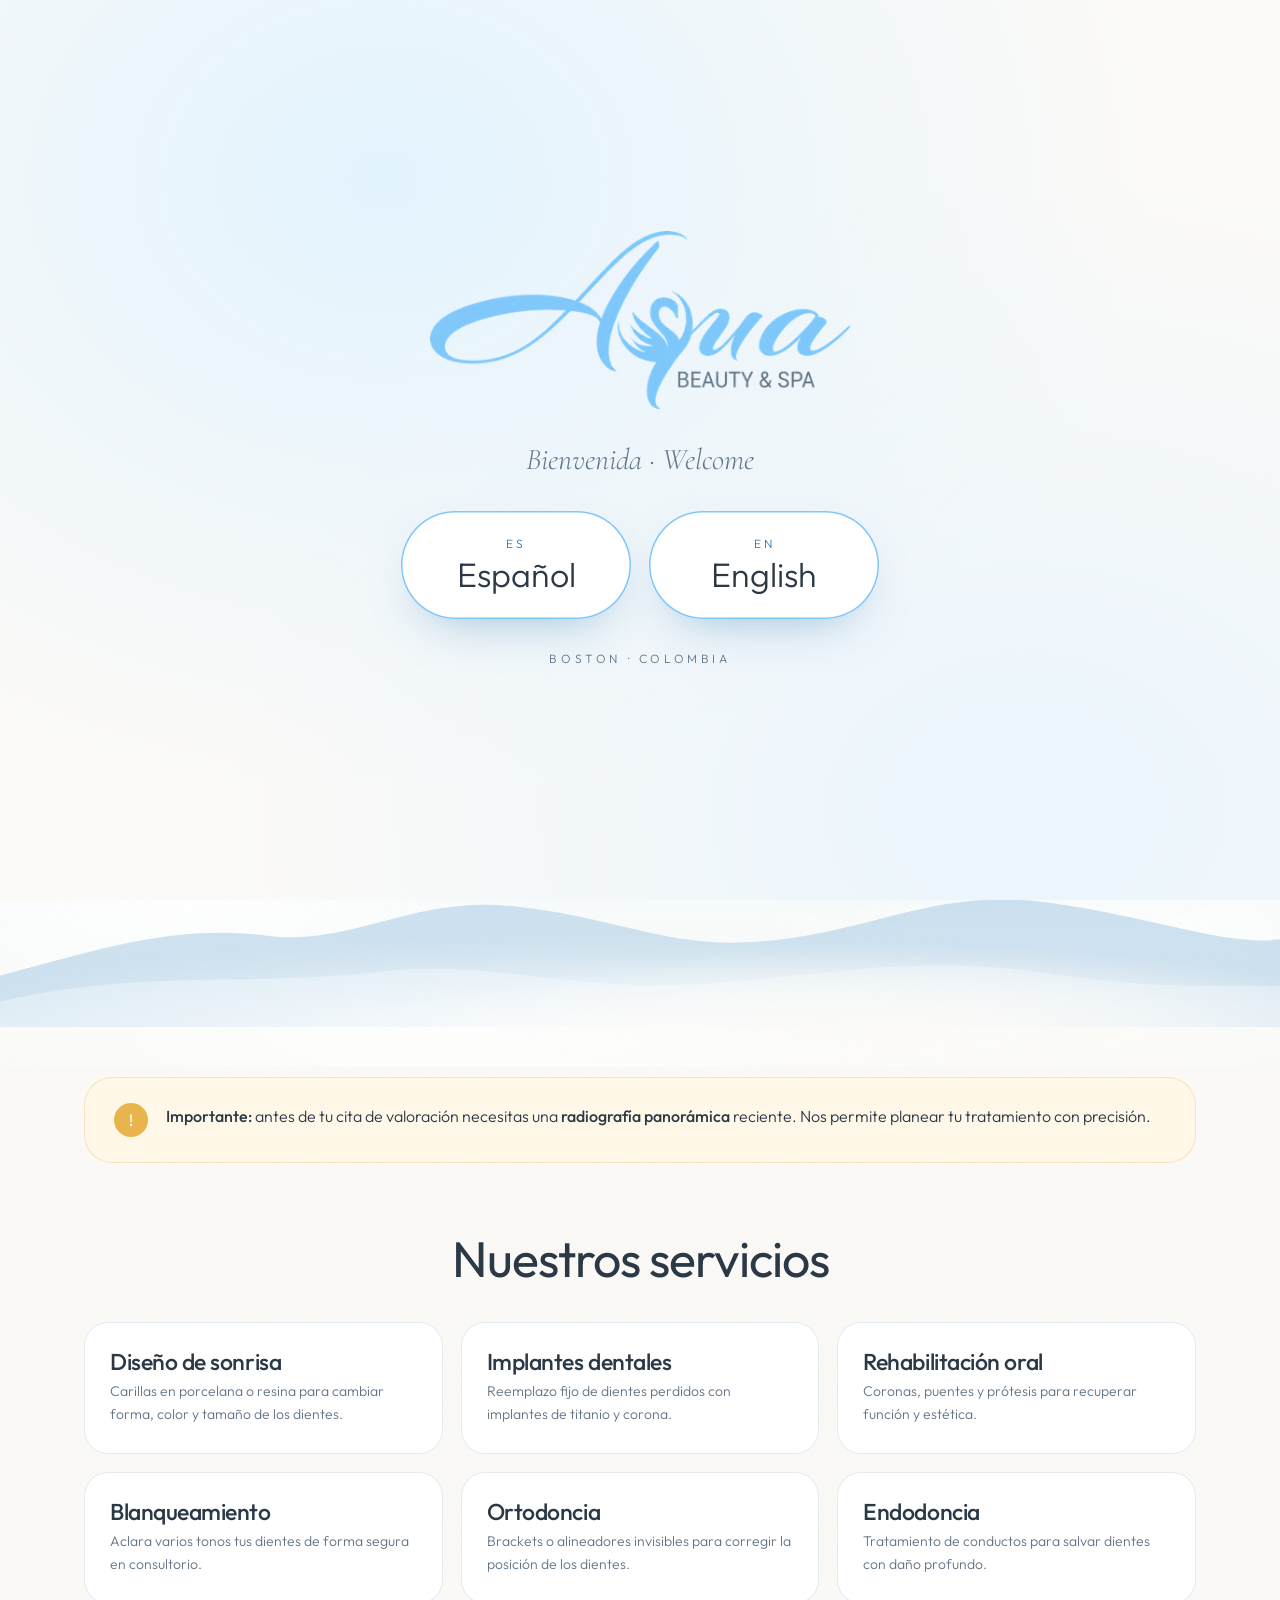
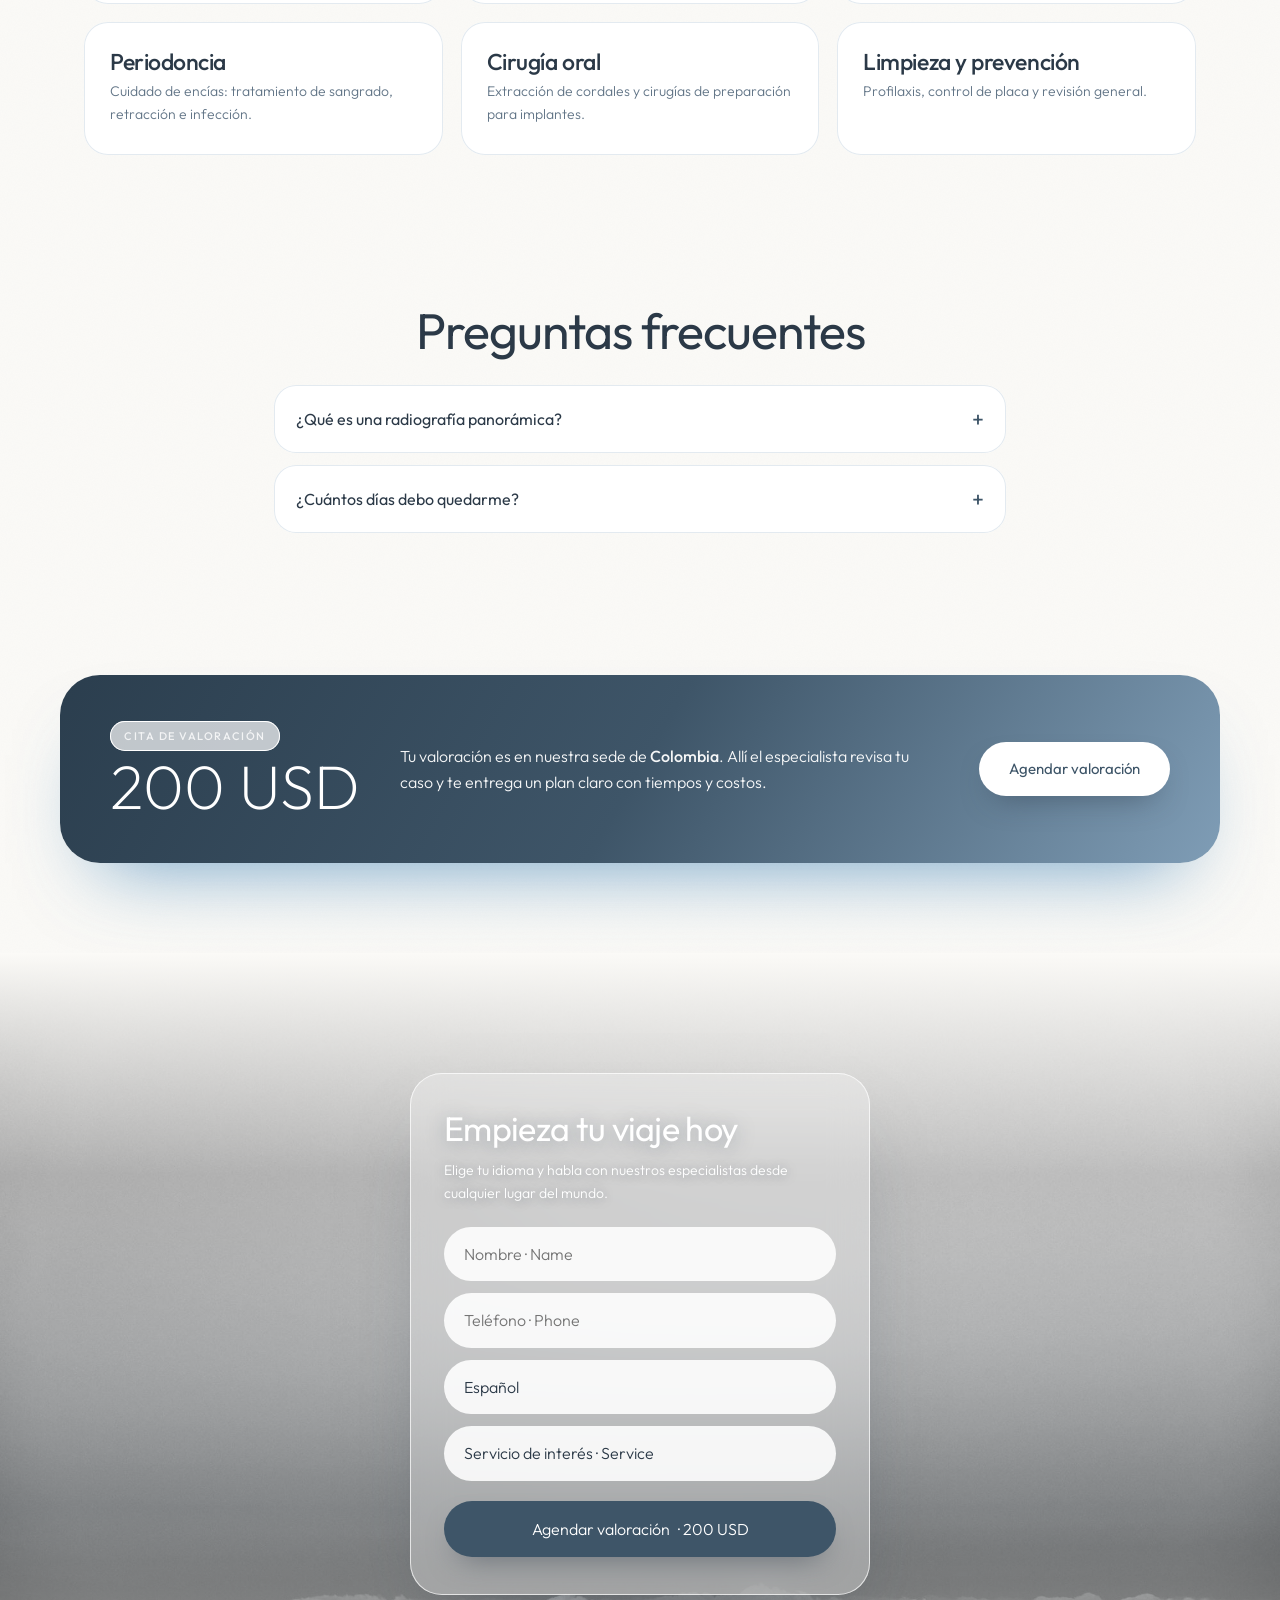
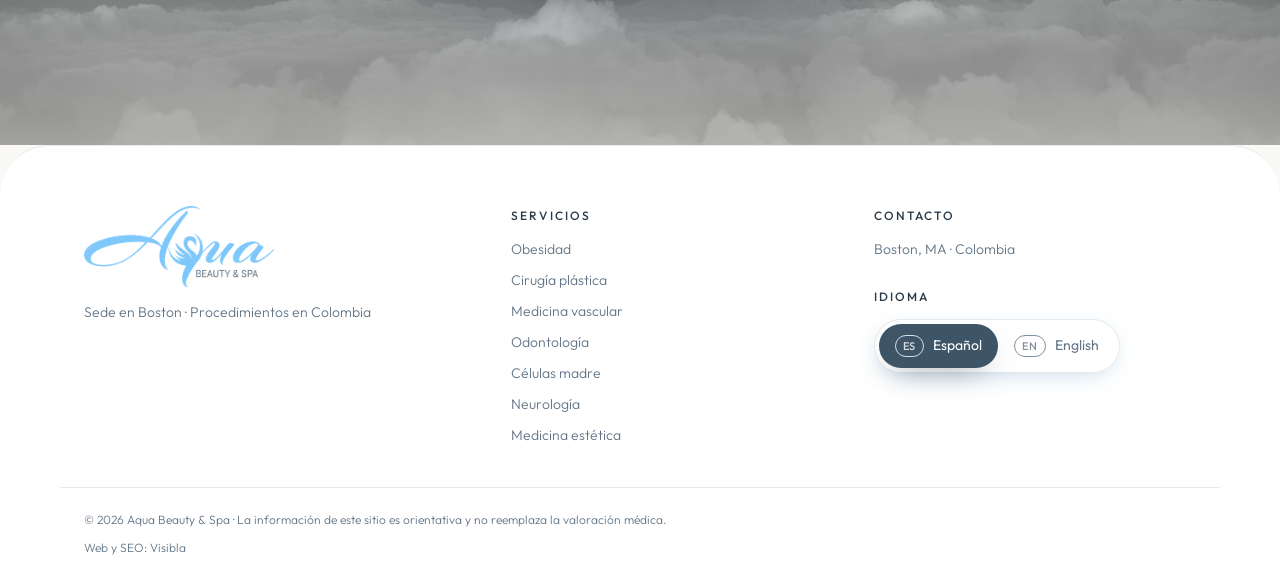
<file: odontologia.html>
<!doctype html>
<html lang="es" data-lang="es">
<head>
<meta charset="utf-8">
<meta name="viewport" content="width=device-width, initial-scale=1, viewport-fit=cover">
<meta name="theme-color" content="#DCEEFB">
<title>Odontología · Aqua Beauty & Spa</title>
<meta name="description" content="Diseño de sonrisa, implantes, ortodoncia y todo lo que tu boca necesita, en un solo lugar.">
<link rel="icon" href="img/favicon.png">
<link rel="preconnect" href="https://fonts.googleapis.com"><link rel="preconnect" href="https://fonts.gstatic.com" crossorigin>
<link href="https://fonts.googleapis.com/css2?family=Outfit:wght@200;300;400;500&family=Cormorant+Garamond:ital,wght@1,400&display=swap" rel="stylesheet">
<link rel="stylesheet" href="css/estilos.css">
<script>try{var q=new URLSearchParams(location.search).get('lang');if(q==='es'||q==='en')localStorage.setItem('aqua-lang',q);var l=localStorage.getItem('aqua-lang');if(l){document.documentElement.dataset.lang=l;document.documentElement.lang=l;document.documentElement.classList.add('lang-chosen')}}catch(e){}</script>
</head>
<body class=""><div class="splash" id="splash">
  <div class="splash-card">
    <img src="img/logo-aqua-900.png" alt="Aqua Beauty &amp; Spa" class="splash-logo">
    <p class="splash-t">Bienvenida · Welcome</p>
    <div class="splash-btns">
      <button type="button" data-set="es" data-close><small>ES</small>Español</button>
      <button type="button" data-set="en" data-close><small>EN</small>English</button>
    </div>
    <p class="splash-sub">Boston · Colombia</p>
  </div>
</div>
<div class="langbar">
  <div class="wrap langbar-in">
    <p class="langbar-q"><span data-l="es">Elige tu idioma</span><span data-l="en">Choose your language</span></p>
    <div class="lang-switch" role="group" aria-label="Idioma / Language">
  <button type="button" data-set="es"><span class="flag">ES</span> Español</button>
  <button type="button" data-set="en"><span class="flag">EN</span> English</button>
</div>
  </div>
</div>
<header class="nav">
  <div class="wrap nav-in">
    <a href="index.html" class="brand"><img src="img/logo-aqua-900.png" alt="Aqua Beauty &amp; Spa"></a>
    <button class="burger" aria-label="Menú" onclick="document.body.classList.toggle('menu-open')"><i></i><i></i></button>
    <nav class="links"><a href="obesidad.html" class="prio"><span data-l="es">Obesidad</span><span data-l="en">Weight Loss</span></a><a href="cirugia-plastica.html" class="prio"><span data-l="es">Cirugía plástica</span><span data-l="en">Plastic Surgery</span></a><a href="medicina-vascular.html"><span data-l="es">Medicina vascular</span><span data-l="en">Vascular Medicine</span></a><a href="odontologia.html" class="on"><span data-l="es">Odontología</span><span data-l="en">Dentistry</span></a><a href="celulas-madre.html"><span data-l="es">Células madre</span><span data-l="en">Stem Cells</span></a><a href="neurologia.html"><span data-l="es">Neurología</span><span data-l="en">Neurology</span></a><a href="medicina-estetica.html"><span data-l="es">Medicina estética</span><span data-l="en">Aesthetic Medicine</span></a><a href="#contacto" class="btn btn-sm"><span data-l="es">Agendar valoración</span><span data-l="en">Book consultation</span></a></nav>
  </div>
</header>
<main>
<section class="shero">
  <div class="sky" aria-hidden="true">
  <span class="cl cl1"></span><span class="cl cl2"></span><span class="cl cl3"></span><span class="cl cl4"></span><span class="cl cl5"></span>
  <svg class="mnt" viewBox="0 0 1440 260" preserveAspectRatio="none"><path class="m1" d="M0 190 C 120 150 200 120 300 135 C 400 150 460 80 580 95 C 700 110 760 160 880 140 C 1000 120 1060 70 1180 90 C 1300 110 1380 150 1440 140 L1440 260 L0 260Z"/><path class="m2" d="M0 225 C 160 180 280 205 420 185 C 560 165 640 215 800 200 C 960 185 1040 160 1200 190 C 1320 212 1400 200 1440 205 L1440 260 L0 260Z"/></svg>
  <span class="cl fog1"></span><span class="cl fog2"></span>
</div>
  <div class="wrap shero-in">
   <div class="shero-txt">
    <a href="index.html#servicios" class="back">← <span data-l="es">Todos los servicios</span><span data-l="en">All services</span></a>
    <span class="shero-ic"><svg width="34" height="34" viewBox="0 0 24 24" fill="none" stroke="currentColor" stroke-width="1.5" stroke-linecap="round" stroke-linejoin="round" aria-hidden="true"><path d="M7 3c-2 0-3.5 1.6-3.5 4 0 3 1.5 4.5 2 7 .4 2.3.8 7 2.5 7s1.5-5 4-5 2.3 5 4 5 2.1-4.7 2.5-7c.5-2.5 2-4 2-7 0-2.4-1.5-4-3.5-4-2.1 0-3 1.2-5 1.2S9.1 3 7 3Z"/></svg></span>
    <p class="kicker"><span data-l="es">Tu sonrisa, completa</span><span data-l="en">Your complete smile</span></p>
    <h1><span data-l="es">Odontología</span><span data-l="en">Dentistry</span></h1>
    <div data-l="es"><p class="lead">Odontología general y especializada para que llegues a Colombia y te vayas con la sonrisa que quieres. Planeamos todo tu tratamiento desde antes del viaje para aprovechar al máximo tu tiempo con nosotros.</p></div><div data-l="en"><p class="lead">General and specialized dentistry so you can come to Colombia and leave with the smile you want. We plan your entire treatment before your trip to make the most of your time with us.</p></div>
    <p class="pill-loc"><span data-l="es">En nuestra sede de Colombia</span><span data-l="en">At our Colombia location</span> · <span data-l="es">Valoración</span><span data-l="en">Consultation</span> 200 USD</p>
    
   </div>
   <div class="arch arch-s"><img src="img/odontologia.jpg" srcset="img/odontologia-sm.jpg 700w, img/odontologia.jpg 1400w" sizes="(max-width: 820px) 92vw, 45vw" alt="" loading="lazy" decoding="async"></div>
  </div>
</section>
<div class="aviso wrap"><span class="aviso-ic">!</span><div data-l="es"><p><strong>Importante:</strong> antes de tu cita de valoración necesitas una <strong>radiografía panorámica</strong> reciente. Nos permite planear tu tratamiento con precisión.</p></div><div data-l="en"><p><strong>Important:</strong> before your consultation you need a recent <strong>panoramic X-ray</strong>. It allows us to plan your treatment precisely.</p></div></div>

<section class="cards"><div class="wrap"><h2 class="center"><span data-l="es">Nuestros servicios</span><span data-l="en">Our services</span></h2><div class="cgrid"><div class="card"><h3><span data-l="es">Diseño de sonrisa</span><span data-l="en">Smile design</span></h3><p><span data-l="es">Carillas en porcelana o resina para cambiar forma, color y tamaño de los dientes.</span><span data-l="en">Porcelain or composite veneers to change tooth shape, color and size.</span></p></div><div class="card"><h3><span data-l="es">Implantes dentales</span><span data-l="en">Dental implants</span></h3><p><span data-l="es">Reemplazo fijo de dientes perdidos con implantes de titanio y corona.</span><span data-l="en">Fixed replacement of missing teeth with titanium implants and crowns.</span></p></div><div class="card"><h3><span data-l="es">Rehabilitación oral</span><span data-l="en">Full-mouth rehabilitation</span></h3><p><span data-l="es">Coronas, puentes y prótesis para recuperar función y estética.</span><span data-l="en">Crowns, bridges and dentures to restore function and looks.</span></p></div><div class="card"><h3><span data-l="es">Blanqueamiento</span><span data-l="en">Teeth whitening</span></h3><p><span data-l="es">Aclara varios tonos tus dientes de forma segura en consultorio.</span><span data-l="en">Safely whitens your teeth several shades in-office.</span></p></div><div class="card"><h3><span data-l="es">Ortodoncia</span><span data-l="en">Orthodontics</span></h3><p><span data-l="es">Brackets o alineadores invisibles para corregir la posición de los dientes.</span><span data-l="en">Braces or clear aligners to straighten your teeth.</span></p></div><div class="card"><h3><span data-l="es">Endodoncia</span><span data-l="en">Root canals</span></h3><p><span data-l="es">Tratamiento de conductos para salvar dientes con daño profundo.</span><span data-l="en">Root canal therapy to save deeply damaged teeth.</span></p></div><div class="card"><h3><span data-l="es">Periodoncia</span><span data-l="en">Periodontics</span></h3><p><span data-l="es">Cuidado de encías: tratamiento de sangrado, retracción e infección.</span><span data-l="en">Gum care: treatment of bleeding, recession and infection.</span></p></div><div class="card"><h3><span data-l="es">Cirugía oral</span><span data-l="en">Oral surgery</span></h3><p><span data-l="es">Extracción de cordales y cirugías de preparación para implantes.</span><span data-l="en">Wisdom tooth removal and implant preparation surgery.</span></p></div><div class="card"><h3><span data-l="es">Limpieza y prevención</span><span data-l="en">Cleaning & prevention</span></h3><p><span data-l="es">Profilaxis, control de placa y revisión general.</span><span data-l="en">Professional cleaning, plaque control and checkup.</span></p></div></div></div></section>





<section class="faq"><div class="wrap faq-in"><h2><span data-l="es">Preguntas frecuentes</span><span data-l="en">FAQ</span></h2><details><summary><span data-l="es">¿Qué es una radiografía panorámica?</span><span data-l="en">What is a panoramic X-ray?</span></summary><p><span data-l="es">Es una radiografía que muestra toda la boca en una sola imagen: dientes, raíces, maxilares y articulaciones. Puedes tomarla en tu ciudad y enviárnosla.</span><span data-l="en">An X-ray that shows your whole mouth in one image: teeth, roots, jaws and joints. You can take it in your city and send it to us.</span></p></details><details><summary><span data-l="es">¿Cuántos días debo quedarme?</span><span data-l="en">How many days should I stay?</span></summary><p><span data-l="es">Depende del tratamiento. Con tu panorámica y la valoración te damos un plan con los días exactos.</span><span data-l="en">It depends on the treatment. With your panoramic X-ray and consultation we give you a plan with exact days.</span></p></details></div></section>
<section class="val">
  <div class="wrap val-in">
    <div>
      <p class="kicker"><span data-l="es">Cita de valoración</span><span data-l="en">Consultation</span></p>
      <p class="val-precio">200 USD</p>
    </div>
    <p class="val-txt"><span data-l="es">Tu valoración es en nuestra sede de <strong>Colombia</strong>. Allí el especialista revisa tu caso y te entrega un plan claro con tiempos y costos.</span><span data-l="en">Your consultation takes place at our <strong>Colombia</strong> location, where the specialist reviews your case and gives you a clear plan with timing and costs.</span></p>
    <a href="#contacto" class="btn"><span data-l="es">Agendar valoración</span><span data-l="en">Book consultation</span></a>
  </div>
</section>
<section class="contacto con-foto" id="contacto">
  <div class="sky" aria-hidden="true">
  <span class="cl cl1"></span><span class="cl cl2"></span><span class="cl cl3"></span><span class="cl cl4"></span><span class="cl cl5"></span>
  <svg class="mnt" viewBox="0 0 1440 260" preserveAspectRatio="none"><path class="m1" d="M0 190 C 120 150 200 120 300 135 C 400 150 460 80 580 95 C 700 110 760 160 880 140 C 1000 120 1060 70 1180 90 C 1300 110 1380 150 1440 140 L1440 260 L0 260Z"/><path class="m2" d="M0 225 C 160 180 280 205 420 185 C 560 165 640 215 800 200 C 960 185 1040 160 1200 190 C 1320 212 1400 200 1440 205 L1440 260 L0 260Z"/></svg>
  <span class="cl fog1"></span><span class="cl fog2"></span>
</div>
  <form class="glass" id="form-contacto" data-wa="" data-mail="">
    <h2><span data-l="es">Empieza tu viaje hoy</span><span data-l="en">Begin your journey today</span></h2>
    <p><span data-l="es">Elige tu idioma y habla con nuestros especialistas desde cualquier lugar del mundo.</span><span data-l="en">Choose your language and connect with our specialists from anywhere in the world.</span></p>
    <input name="nombre" required placeholder="Nombre · Name">
    <input name="tel" required type="tel" placeholder="Teléfono · Phone">
    <select name="idioma"><option value="Español">Español</option><option value="English">English</option></select>
    <select name="servicio"><option value="">Servicio de interés · Service</option><option value="Obesidad" data-en="Weight Loss">Obesidad / Weight Loss</option><option value="Cirugía plástica" data-en="Plastic Surgery">Cirugía plástica / Plastic Surgery</option><option value="Medicina vascular" data-en="Vascular Medicine">Medicina vascular / Vascular Medicine</option><option value="Odontología" data-en="Dentistry">Odontología / Dentistry</option><option value="Células madre" data-en="Stem Cells">Células madre / Stem Cells</option><option value="Neurología" data-en="Neurology">Neurología / Neurology</option><option value="Medicina estética" data-en="Aesthetic Medicine">Medicina estética / Aesthetic Medicine</option></select>
    <button class="btn" type="submit"><span data-l="es">Agendar valoración</span><span data-l="en">Book consultation</span> · 200 USD</button>
    <p class="form-pend form-msg" hidden><span data-l="es">Muy pronto habilitamos el agendamiento en línea. Gracias por tu paciencia.</span><span data-l="en">Online booking opens very soon. Thank you for your patience.</span></p>
    <p class="form-ok form-msg" hidden><span data-l="es">¡Gracias! Te contactaremos muy pronto.</span><span data-l="en">Thank you! We'll contact you shortly.</span></p>
  </form>
</section>
</main><footer class="foot">
  <div class="wrap foot-in">
    <div class="foot-brand">
      <img src="img/logo-aqua-900.png" alt="Aqua Beauty &amp; Spa">
      <p><span data-l="es">Sede en Boston · Procedimientos en Colombia</span><span data-l="en">Based in Boston · Procedures in Colombia</span></p>
    </div>
    <div class="foot-col"><p class="foot-h"><span data-l="es">Servicios</span><span data-l="en">Services</span></p><a href="obesidad.html"><span data-l="es">Obesidad</span><span data-l="en">Weight Loss</span></a><a href="cirugia-plastica.html"><span data-l="es">Cirugía plástica</span><span data-l="en">Plastic Surgery</span></a><a href="medicina-vascular.html"><span data-l="es">Medicina vascular</span><span data-l="en">Vascular Medicine</span></a><a href="odontologia.html"><span data-l="es">Odontología</span><span data-l="en">Dentistry</span></a><a href="celulas-madre.html"><span data-l="es">Células madre</span><span data-l="en">Stem Cells</span></a><a href="neurologia.html"><span data-l="es">Neurología</span><span data-l="en">Neurology</span></a><a href="medicina-estetica.html"><span data-l="es">Medicina estética</span><span data-l="en">Aesthetic Medicine</span></a></div>
    <div class="foot-col"><p class="foot-h"><span data-l="es">Contacto</span><span data-l="en">Contact</span></p><span data-l="es">Boston, MA · Colombia</span><span data-l="en">Boston, MA · Colombia</span>
      <p class="foot-h" style="margin-top:18px"><span data-l="es">Idioma</span><span data-l="en">Language</span></p><div class="lang-switch" role="group" aria-label="Idioma / Language">
  <button type="button" data-set="es"><span class="flag">ES</span> Español</button>
  <button type="button" data-set="en"><span class="flag">EN</span> English</button>
</div></div>
  </div>
  <div class="wrap foot-legal">© 2026 Aqua Beauty &amp; Spa · <span data-l="es">La información de este sitio es orientativa y no reemplaza la valoración médica.</span><span data-l="en">The information on this site is for guidance and does not replace a medical consultation.</span><span style="display:block;margin-top:8px"><span data-l="es">Web y SEO:</span><span data-l="en">Website &amp; SEO:</span> <a href="https://posicion-seo.com/">Visibla</a></span></div>
</footer>
<a href="#contacto" class="mcta"><span data-l="es">Agendar valoración</span><span data-l="en">Book consultation</span> · 200 USD</a>
<script src="js/main.js"></script>
</body></html>
</file>
<file: css/estilos.css>
:root{
  --aqua:#80C8FB;        /* azul del logo */
  --aqua-soft:#E6F4FE;
  --aqua-deep:#2F78B0;   /* azul para textos/botones con contraste */
  --slate:#627587;       /* gris del logo */
  --ink:#2B3947;
  --bg:#FBFAF7;          /* marfil */
  --bg2:#F3F7FA;
  --line:#E3EAF0;
  --r:28px;
  --serif:"Outfit",system-ui,sans-serif;
  --sans:"Outfit",system-ui,sans-serif;
  --script:"Cormorant Garamond",Georgia,serif;
}
*{box-sizing:border-box;margin:0;padding:0}
html{scroll-behavior:smooth}
body{font-family:var(--sans);font-weight:300;color:var(--ink);background:var(--bg);line-height:1.65;font-size:16px;-webkit-font-smoothing:antialiased;overflow-x:hidden;
  background-image:url("data:image/svg+xml,%3Csvg xmlns='http://www.w3.org/2000/svg' width='160' height='160'%3E%3Cfilter id='n'%3E%3CfeTurbulence type='fractalNoise' baseFrequency='.8' numOctaves='3' stitchTiles='stitch'/%3E%3CfeColorMatrix values='0 0 0 0 .4 0 0 0 0 .45 0 0 0 0 .5 0 0 0 .035 0'/%3E%3C/filter%3E%3Crect width='100%25' height='100%25' filter='url(%23n)'/%3E%3C/svg%3E")}
img{max-width:100%;display:block}
a{color:inherit;text-decoration:none}
strong{font-weight:500}
.wrap{max-width:1160px;margin:0 auto;padding:0 24px}
.center{text-align:center}
h1,h2,h3{font-family:var(--serif);font-weight:400;line-height:1.05;color:var(--ink);letter-spacing:-.02em}
h1{font-size:clamp(46px,6.6vw,88px);font-weight:500;text-transform:uppercase;letter-spacing:-.03em;line-height:.98}
h1 .thin{font-weight:200}
h2{font-size:clamp(32px,4vw,50px);margin-bottom:18px}
h3{font-size:22px;font-weight:500}
.kicker{font-size:12px;letter-spacing:.2em;text-transform:uppercase;color:var(--slate);font-weight:500;margin-bottom:14px}
.lead{font-size:18px;color:var(--slate);max-width:600px;margin:22px 0 0}
.btn{display:inline-flex;align-items:center;gap:8px;background:var(--aqua-deep);color:#fff;padding:15px 30px;border-radius:999px;font-weight:400;font-size:15px;transition:.25s;box-shadow:0 10px 30px -12px rgba(47,120,176,.55)}
.btn:hover{background:#246494;transform:translateY(-2px)}
.btn-ghost{background:transparent;color:var(--aqua-deep);box-shadow:inset 0 0 0 1.5px var(--aqua)}
.btn-ghost:hover{background:var(--aqua-soft);color:var(--aqua-deep)}
.btn-sm{padding:10px 20px;font-size:14px}

/* ---------- idioma ---------- */
html[data-lang="es"] [data-l="en"],html[data-lang="en"] [data-l="es"]{display:none!important}
.langbar{background:linear-gradient(90deg,#DDF0FD,#F1F8FE 50%,#DDF0FD);border-bottom:1px solid #CFE7FA}
.langbar-in{display:flex;align-items:center;justify-content:center;gap:22px;padding-top:14px;padding-bottom:14px;flex-wrap:wrap}
.langbar-q{font-family:var(--script);font-style:italic;font-size:24px;color:var(--aqua-deep)}
.lang-switch{display:inline-flex;background:#fff;border-radius:999px;padding:5px;box-shadow:0 6px 24px -10px rgba(47,120,176,.4),inset 0 0 0 1px var(--line)}
.lang-switch button{font:inherit;font-size:17px;font-weight:400;border:0;background:transparent;color:var(--slate);padding:11px 26px;border-radius:999px;cursor:pointer;display:flex;align-items:center;gap:9px;transition:.25s}
.lang-switch .flag{font-size:11px;font-weight:500;letter-spacing:.08em;border:1px solid currentColor;border-radius:999px;padding:1px 7px;opacity:.8}
.lang-switch button.on{background:var(--aqua-deep);color:#fff}
.lang-switch button:not(.on):hover{color:var(--aqua-deep)}

.splash{position:fixed;inset:0;z-index:100;display:none;align-items:center;justify-content:center;padding:20px;
  background:radial-gradient(ellipse at 30% 20%,#E3F3FE,transparent 60%),radial-gradient(ellipse at 80% 90%,#EAF5FD,transparent 55%),var(--bg)}
html:not(.lang-chosen) .splash{display:flex}
html:not(.lang-chosen) body{overflow:hidden}
.splash-card{text-align:center;max-width:620px;animation:up .8s ease both}
.splash-logo{width:min(420px,80vw);margin:0 auto 26px}
.splash-t{font-family:var(--script);font-size:30px;font-style:italic;color:var(--slate);margin-bottom:26px}
.splash-btns{display:flex;gap:18px;justify-content:center;flex-wrap:wrap}
.splash-btns button{font:inherit;font-family:var(--serif);font-size:34px;min-width:230px;padding:26px 30px;border-radius:999px;border:0;cursor:pointer;background:#fff;color:var(--ink);box-shadow:0 20px 50px -24px rgba(47,120,176,.5),inset 0 0 0 1.5px var(--aqua);transition:.3s;display:flex;flex-direction:column;align-items:center;line-height:1.1}
.splash-btns button small{font-family:var(--sans);font-size:12px;letter-spacing:.25em;color:var(--aqua-deep);margin-bottom:6px}
.splash-btns button:hover{background:var(--aqua-deep);color:#fff;transform:translateY(-3px)}
.splash-btns button:hover small{color:#fff}
.splash-sub{margin-top:30px;font-size:12px;letter-spacing:.3em;text-transform:uppercase;color:var(--slate)}
@keyframes up{from{opacity:0;transform:translateY(18px)}to{opacity:1;transform:none}}

/* ---------- nav ---------- */
.nav{position:sticky;top:0;z-index:50;background:rgba(251,250,247,.86);backdrop-filter:blur(14px);border-bottom:1px solid var(--line)}
.nav-in{display:flex;align-items:center;justify-content:space-between;height:78px;gap:20px}
.brand img{height:50px;width:auto}
.links{display:flex;align-items:center;gap:20px;font-size:14px;color:var(--slate)}
.links a:not(.btn):hover,.links a.on{color:var(--aqua-deep)}
.links a.on{font-weight:500}
.burger{display:none;background:none;border:0;width:40px;height:40px;cursor:pointer;flex-direction:column;justify-content:center;gap:7px;align-items:center}
.burger i{display:block;width:24px;height:1.5px;background:var(--ink);transition:.3s}

/* ---------- hero ---------- */
.hero,.shero{position:relative;overflow:hidden;background:radial-gradient(ellipse at 85% 10%,#DCEFFD 0,transparent 55%),radial-gradient(ellipse at 0% 100%,#EEF7FE 0,transparent 50%)}
.hero-in{display:grid;grid-template-columns:1.15fr .85fr;gap:40px;align-items:center;padding-top:80px;padding-bottom:130px}
.hero-cta{display:flex;gap:14px;margin-top:34px;flex-wrap:wrap}
.hero-art{position:relative;display:flex;justify-content:center}
.arch{width:min(380px,100%);aspect-ratio:3/4;border-radius:999px 999px 36px 36px;background:linear-gradient(170deg,#fff 0,#E8F5FE 55%,#CDE9FC 100%);box-shadow:0 40px 80px -40px rgba(47,120,176,.5),inset 0 0 0 1px #fff;display:flex;align-items:center;justify-content:center;padding:40px}
.arch img{width:100%;opacity:.95}
.chip{position:absolute;background:#fff;border-radius:999px;padding:10px 20px;font-size:13px;box-shadow:0 14px 36px -18px rgba(43,57,71,.4);white-space:nowrap}
.chip.c1{left:0;bottom:22%}
.chip.c2{right:0;top:14%}
.wave{position:absolute;left:0;bottom:-1px;width:100%;height:70px}
.wave path{fill:var(--bg)}

/* ---------- alianza ---------- */
section{padding:90px 0}
.alianza-in{display:grid;grid-template-columns:1fr 1.1fr;gap:60px;align-items:start}
.alianza-txt p{font-size:17px;color:var(--slate);margin-bottom:16px}
.pros{list-style:none;display:grid;grid-template-columns:1fr 1fr;gap:12px;margin-top:26px}
.pros li{background:#fff;border-radius:18px;padding:16px 18px;font-size:14px;box-shadow:inset 0 0 0 1px var(--line);position:relative;padding-left:44px}
.pros li:before{content:"";position:absolute;left:18px;top:50%;width:12px;height:12px;margin-top:-6px;border-radius:50%;background:var(--aqua)}

/* ---------- servicios ---------- */
.servicios{background:var(--bg2);border-radius:60px 60px 0 0}
.sgrid{display:grid;grid-template-columns:repeat(auto-fill,minmax(250px,1fr));gap:20px;margin-top:40px}
.scard{background:#fff;border-radius:var(--r);padding:32px 28px;display:flex;flex-direction:column;gap:10px;transition:.3s;box-shadow:0 1px 0 var(--line)}
.scard:hover{transform:translateY(-5px);box-shadow:0 30px 60px -30px rgba(47,120,176,.45)}
.scard-ic,.shero-ic{width:56px;height:56px;border-radius:50%;background:var(--aqua-soft);color:var(--aqua-deep);display:flex;align-items:center;justify-content:center;margin-bottom:8px}
.scard p{font-size:14px;color:var(--slate);flex:1}
.more{font-size:14px;color:var(--aqua-deep);font-weight:400}

/* ---------- pasos ---------- */
.plist{list-style:none;display:grid;grid-template-columns:repeat(4,1fr);gap:22px;margin-top:44px;counter-reset:p}
.plist li{background:#fff;border-radius:var(--r);padding:30px 26px;box-shadow:inset 0 0 0 1px var(--line)}
.plist .n{display:flex;width:42px;height:42px;border-radius:50%;background:var(--aqua-deep);color:#fff;align-items:center;justify-content:center;font-family:var(--serif);font-size:22px;margin-bottom:16px}
.plist h3{font-size:22px;margin-bottom:8px}
.plist p{font-size:14px;color:var(--slate)}

/* ---------- valoración ---------- */
.val{padding:0;margin:40px 0 90px}
.val-in{background:linear-gradient(120deg,#2F78B0,#4F9BD3 60%,#80C8FB);color:#fff;border-radius:40px;padding:46px 50px;display:grid;grid-template-columns:auto 1fr auto;gap:40px;align-items:center;box-shadow:0 40px 80px -40px rgba(47,120,176,.7)}
.val .kicker{color:rgba(255,255,255,.8);margin-bottom:4px}
.val-precio{font-family:var(--serif);font-size:62px;line-height:1}
.val-txt{font-size:16px;opacity:.95}
.val .btn{background:#fff;color:var(--aqua-deep)}

/* ---------- contacto / footer ---------- */
.contacto-in{text-align:center;max-width:640px}
.contacto p{color:var(--slate);margin-bottom:28px;font-size:17px}
.foot{background:#fff;border-top:1px solid var(--line);padding:60px 0 30px;border-radius:50px 50px 0 0}
.foot-in{display:grid;grid-template-columns:1.2fr 1fr 1fr;gap:40px}
.foot-brand img{width:190px;margin-bottom:14px}
.foot-brand p{font-size:14px;color:var(--slate)}
.foot-col{display:flex;flex-direction:column;gap:8px;font-size:14px;color:var(--slate);align-items:flex-start}
.foot-col a:hover{color:var(--aqua-deep)}
.foot-h{font-size:12px;letter-spacing:.18em;text-transform:uppercase;color:var(--ink);font-weight:500;margin-bottom:4px}
.foot .lang-switch button{font-size:14px;padding:8px 16px}
.foot-legal{margin-top:40px;padding-top:22px;border-top:1px solid var(--line);font-size:12px;color:var(--slate)}

/* ---------- página de servicio ---------- */
.shero-in{padding-top:50px;padding-bottom:120px}
.back{font-size:14px;color:var(--slate);display:inline-block;margin-bottom:34px}
.back:hover{color:var(--aqua-deep)}
.pill-loc{display:inline-block;margin-top:26px;background:#fff;border-radius:999px;padding:10px 20px;font-size:14px;color:var(--aqua-deep);box-shadow:inset 0 0 0 1px #CFE7FA}
.stats{display:flex;gap:16px;margin-top:34px;flex-wrap:wrap}
.stats div{background:#fff;border-radius:24px;padding:18px 26px;min-width:150px;box-shadow:0 20px 40px -30px rgba(47,120,176,.6)}
.stats b{display:block;font-family:var(--serif);font-weight:500;font-size:40px;color:var(--aqua-deep);line-height:1}
.stats span{font-size:13px;color:var(--slate)}
.aviso{display:flex;gap:18px;align-items:flex-start;background:#FFF7E8;border-radius:28px;padding:26px 30px;margin-top:10px;margin-bottom:10px;max-width:1112px;box-shadow:inset 0 0 0 1px #F5E3BC}
.aviso-ic{flex:none;width:34px;height:34px;border-radius:50%;background:#E9B44C;color:#fff;display:flex;align-items:center;justify-content:center;font-weight:500}
.aviso p{font-size:16px}
.bloques-in{display:grid;grid-template-columns:repeat(auto-fit,minmax(320px,1fr));gap:30px}
.bloque{background:#fff;border-radius:var(--r);padding:40px;box-shadow:inset 0 0 0 1px var(--line)}
.bloque h2{font-size:34px}
.bloque p{color:var(--slate)}
.cards{padding-top:60px;padding-bottom:60px}
.sub{color:var(--slate);margin-top:-6px}
.cgrid{display:grid;grid-template-columns:repeat(auto-fill,minmax(250px,1fr));gap:18px;margin-top:36px}
.card{background:#fff;border-radius:24px;padding:28px 26px;box-shadow:inset 0 0 0 1px var(--line);transition:.3s}
.card:hover{box-shadow:inset 0 0 0 1px var(--aqua),0 24px 50px -30px rgba(47,120,176,.5)}
.card h3{font-size:23px;margin-bottom:6px}
.card p{font-size:14px;color:var(--slate)}
.ggrid{display:grid;grid-template-columns:repeat(3,1fr);gap:20px;margin-top:36px}
.grupo{background:#fff;border-radius:var(--r);padding:34px 30px;box-shadow:inset 0 0 0 1px var(--line)}
.grupo h3{font-size:30px;color:var(--aqua-deep);margin-bottom:14px}
.grupo ul{list-style:none}
.grupo li{padding:11px 0;border-bottom:1px solid var(--line);font-size:15px}
.grupo li:last-child{border:0}
.incluye{padding:50px 0}
.incluye-in{background:var(--bg2);border-radius:40px;padding:50px;display:grid;grid-template-columns:.8fr 1.2fr;gap:30px;align-items:center}
.check{list-style:none;display:grid;gap:12px}
.check li{position:relative;padding-left:36px;font-size:16px}
.check li:before{content:"";position:absolute;left:0;top:3px;width:22px;height:22px;border-radius:50%;background:var(--aqua-deep) url("data:image/svg+xml,%3Csvg xmlns='http://www.w3.org/2000/svg' viewBox='0 0 24 24' fill='none' stroke='white' stroke-width='3'%3E%3Cpath d='M6 12l4 4 8-8'/%3E%3C/svg%3E") center/14px no-repeat}
.nota{font-size:14px;color:var(--slate);border-left:3px solid var(--aqua);padding:6px 0 6px 18px;max-width:780px;margin:20px auto}
.faq-in{max-width:780px}
.faq h2{text-align:center;margin-bottom:28px}
details{background:#fff;border-radius:22px;padding:20px 26px;margin-bottom:12px;box-shadow:inset 0 0 0 1px var(--line)}
summary{cursor:pointer;font-weight:400;list-style:none;display:flex;justify-content:space-between;gap:20px}
summary:after{content:"+";color:var(--aqua-deep);font-size:22px;line-height:1}
details[open] summary:after{content:"–"}
details p{margin-top:12px;color:var(--slate);font-size:15px}

/* ---------- responsive ---------- */
@media (max-width:1080px){
  .burger{display:flex}
  .links{position:fixed;inset:0;top:0;background:var(--bg);flex-direction:column;justify-content:center;font-size:20px;gap:18px;opacity:0;pointer-events:none;transition:.3s;z-index:-1}
  body.menu-open .links{opacity:1;pointer-events:auto;z-index:60}
  body.menu-open .burger{position:relative;z-index:70}
  body.menu-open .burger i:first-child{transform:translateY(4px) rotate(45deg)}
  body.menu-open .burger i:last-child{transform:translateY(-4px) rotate(-45deg)}
  .plist{grid-template-columns:1fr 1fr}
}
@media (max-width:820px){
  section{padding:64px 0}
  .wrap{padding:0 16px}
  .hero-in,.alianza-in,.incluye-in{grid-template-columns:1fr;gap:34px}
  .hero-in{padding-top:44px;padding-bottom:100px}
  .hero-art{order:-1}
  .arch{width:230px;padding:26px}
  .chip{font-size:12px}
  .val-in{grid-template-columns:1fr;gap:18px;padding:36px 28px;text-align:center;justify-items:center}
  .ggrid{grid-template-columns:1fr}
  .foot-in{grid-template-columns:1fr}
  .incluye-in{padding:34px 24px}
  .bloque{padding:30px 24px}
  .servicios{border-radius:36px 36px 0 0}
  .langbar-in{gap:10px}
  .langbar-q{font-size:20px}
  .brand img{height:40px}
}
@media (max-width:520px){
  .plist,.pros{grid-template-columns:1fr}
  .lang-switch button{padding:10px 18px;font-size:16px}
  .splash-btns button{min-width:0;width:100%;font-size:30px;padding:20px}
}

/* ============ estilo referentes: cielo, nubes, vidrio ============ */
body{font-weight:300}
.langbar{background:linear-gradient(180deg,#CFE6F8,#DCEEFB);border:0;position:relative;z-index:5}
.nav{background:rgba(220,238,251,.62);border-bottom:1px solid rgba(255,255,255,.7)}
.hero,.shero,.contacto{position:relative;overflow:hidden;background:linear-gradient(180deg,#DCEEFB 0%,#EAF4FC 45%,#F7FAFC 78%,var(--bg) 100%)}
.sky{position:absolute;inset:0;pointer-events:none;z-index:0}
.sky .cl{position:absolute;border-radius:50%;background:radial-gradient(closest-side,rgba(255,255,255,.95),rgba(255,255,255,0));filter:blur(6px);animation:drift 60s ease-in-out infinite alternate}
.cl1{width:520px;height:180px;top:8%;left:-120px}
.cl2{width:420px;height:150px;top:22%;right:-80px;animation-duration:75s!important}
.cl3{width:300px;height:110px;top:4%;left:45%;opacity:.8;animation-duration:90s!important}
.cl4{width:700px;height:220px;bottom:6%;left:-160px;opacity:.9}
.cl5{width:640px;height:220px;bottom:2%;right:-120px;opacity:.9;animation-duration:80s!important}
.fog1{width:120%;height:200px;left:-10%;bottom:-70px;background:radial-gradient(closest-side,#fff,rgba(255,255,255,0))!important;animation:none!important;filter:blur(10px)!important}
.fog2{width:80%;height:160px;left:30%;bottom:-40px;background:radial-gradient(closest-side,var(--bg),rgba(255,255,255,0))!important;animation:none!important}
.mnt{position:absolute;left:0;bottom:40px;width:100%;height:190px;opacity:.55}
.mnt .m1{fill:#A9CBE6}.mnt .m2{fill:#C6DFF2}
@keyframes drift{from{transform:translateX(0)}to{transform:translateX(90px)}}
.hero-in,.shero-in{position:relative;z-index:1}
.hero-in{padding-top:70px;padding-bottom:200px}
.arch{position:relative;overflow:hidden;background:linear-gradient(170deg,rgba(255,255,255,.7),rgba(205,233,252,.6));backdrop-filter:blur(8px);box-shadow:0 50px 90px -40px rgba(47,120,176,.55),inset 0 0 0 1px rgba(255,255,255,.9)}
.arch img.arch-photo,.arch-s img{width:100%;height:100%;object-fit:cover;opacity:1}
.arch-s{width:min(400px,100%);aspect-ratio:4/5;border-radius:999px 999px 36px 36px;justify-self:end;padding:0;display:flex;align-items:center;justify-content:center;color:var(--aqua-deep)}
.arch-s.ph{background:linear-gradient(170deg,rgba(255,255,255,.75),rgba(190,225,250,.7))}
.chip{background:rgba(255,255,255,.75);backdrop-filter:blur(10px);box-shadow:0 14px 36px -18px rgba(43,57,71,.4),inset 0 0 0 1px #fff}
.btn{background:#3E5568;box-shadow:0 14px 30px -14px rgba(43,57,71,.6)}
.btn:hover{background:#2B3E4E}
.btn-ghost{background:rgba(255,255,255,.55);color:var(--ink);box-shadow:inset 0 0 0 1px #fff;backdrop-filter:blur(8px)}
.btn-ghost:hover{background:#fff;color:var(--ink)}
.lang-switch button.on{background:#3E5568}
.kicker{display:inline-block;background:rgba(255,255,255,.7);border-radius:999px;padding:6px 14px;box-shadow:inset 0 0 0 1px #fff;letter-spacing:.14em;font-size:11px}
.center.kicker,p.kicker.center{display:table;margin-left:auto;margin-right:auto}
.shero-in{display:grid;grid-template-columns:1.2fr .8fr;gap:40px;align-items:center;padding-bottom:170px}
.shero h1{font-size:clamp(44px,6vw,80px)}
.shero-ic{display:none}
.pill-loc{background:rgba(255,255,255,.7);backdrop-filter:blur(8px)}
.stats div{background:rgba(255,255,255,.72);backdrop-filter:blur(10px);box-shadow:inset 0 0 0 1px #fff,0 20px 40px -30px rgba(47,120,176,.6)}
.stats b{font-family:var(--serif);font-weight:500}
.servicios{background:var(--bg2)}
.sgrid{grid-template-columns:repeat(auto-fill,minmax(300px,1fr));gap:22px}
.scard{padding:10px;gap:0;background:#fff;border-radius:32px}
.scard-media{aspect-ratio:4/3;border-radius:24px;overflow:hidden;background:linear-gradient(170deg,#E8F4FE,#C9E4F9);display:flex;align-items:center;justify-content:center;color:var(--aqua-deep)}
.scard-media img{width:100%;height:100%;object-fit:cover;transition:transform .6s}
.scard:hover .scard-media img{transform:scale(1.05)}
.scard-body{padding:20px 16px 16px;display:flex;flex-direction:column;gap:8px;flex:1}
.more{display:inline-flex;align-items:center;gap:8px;margin-top:6px}
.more i{font-style:normal;width:30px;height:30px;border-radius:50%;background:var(--aqua-soft);display:inline-flex;align-items:center;justify-content:center}
.val-in{background:linear-gradient(120deg,#3E5568,#5B86A8 55%,#8CC5EE)}
.val-precio{font-weight:200}
.contacto{padding:120px 0 150px;background:linear-gradient(180deg,var(--bg) 0%,#DCEEFB 30%,#B9D8EF 70%,#EAF3FA 100%)}
.contacto .mnt{bottom:30px;height:260px;opacity:.8}
.contacto .mnt .m1{fill:#6E97B8}.contacto .mnt .m2{fill:#9DBFDB}
.glass{position:relative;z-index:2;max-width:460px;margin:0 auto;padding:38px 34px;border-radius:32px;background:rgba(255,255,255,.28);backdrop-filter:blur(18px) saturate(1.2);-webkit-backdrop-filter:blur(18px) saturate(1.2);box-shadow:inset 0 0 0 1px rgba(255,255,255,.7),0 40px 80px -40px rgba(43,57,71,.5);display:flex;flex-direction:column;gap:12px}
.glass h2{font-size:34px;margin:0;color:#23384A}
.glass>p{font-size:14px;color:#3E5568;margin-bottom:10px}
.glass input,.glass select{font:inherit;font-size:15px;border:0;border-radius:999px;padding:14px 20px;background:rgba(255,255,255,.88);color:var(--ink);outline:none;appearance:none}
.glass input:focus,.glass select:focus{box-shadow:0 0 0 2px var(--aqua)}
.glass .btn{justify-content:center;margin-top:8px;border:0;cursor:pointer;font:inherit}
.form-msg{text-align:center;font-size:14px;color:#23384A}
.foot{margin-top:0}
@media (max-width:820px){
  .shero-in{grid-template-columns:1fr;padding-bottom:140px}
  .arch-s{justify-self:center;width:260px;order:-1}
  .hero-in{padding-bottom:160px}
  .glass{margin:0 16px}
  .cl1,.cl4,.cl5{width:360px}
}

/* ajustes v2 */
h1{font-size:clamp(42px,5.6vw,76px)}
.hero-in{grid-template-columns:1.3fr .7fr}
.sgrid{display:flex;flex-wrap:wrap;justify-content:center}
.sgrid .scard{flex:0 1 calc(33.333% - 15px);min-width:280px}
.plist .n{background:#3E5568}
.arch{animation:float 7s ease-in-out infinite}
@keyframes float{50%{transform:translateY(-10px)}}
@media (max-width:820px){.sgrid .scard{flex-basis:100%}}
@media (prefers-reduced-motion:reduce){.sky .cl,.arch{animation:none!important}}
@media (max-width:820px){.arch-s.ph{width:170px}}
/* fotos reales */
.alianza-foto{margin-top:34px;aspect-ratio:4/5;max-width:380px;border-radius:999px 999px 32px 32px;overflow:hidden;box-shadow:0 40px 80px -40px rgba(47,120,176,.5)}
.alianza-foto img{width:100%;height:100%;object-fit:cover}
.contacto.con-foto{background:url(../img/nubes.jpg) center 70%/cover}
.contacto.con-foto:before{content:"";position:absolute;inset:0;background:linear-gradient(180deg,var(--bg) 0%,rgba(251,250,247,0) 28%,rgba(220,238,251,.15) 70%,rgba(251,250,247,.6) 100%)}
.contacto.con-foto .sky{display:none}
.contacto.con-foto .glass{background:rgba(255,255,255,.3)}
.contacto.con-foto .glass h2{color:#fff;text-shadow:0 2px 20px rgba(20,40,60,.35)}
.contacto.con-foto .glass>p{color:#fff;text-shadow:0 1px 12px rgba(20,40,60,.4)}
.arch img.arch-photo{object-position:center 20%}
.arch-s img{object-position:center 30%}
@media (max-width:820px){.alianza-foto{max-width:260px}}
.arch:has(.arch-photo){padding:0}
.arch img.arch-photo{height:100%}
/* galería de la sede: blanco y negro -> color */
.bw img{filter:grayscale(1);transition:filter .7s ease,transform .7s ease}
.bw:hover img,.bw.color img{filter:grayscale(0)}
.sede{padding-bottom:70px;overflow:hidden}
.sede-head{display:flex;justify-content:space-between;align-items:flex-end;gap:20px;margin-bottom:34px}
.sede-head h2{margin:0}
.g-nav{display:flex;gap:10px}
.g-btn{width:52px;height:52px;border-radius:50%;border:0;background:#fff;box-shadow:inset 0 0 0 1px var(--line);font-size:18px;color:var(--ink);cursor:pointer;transition:.25s}
.g-btn:hover{background:#3E5568;color:#fff}
.g-track{display:flex;gap:18px;overflow-x:auto;scroll-snap-type:x mandatory;padding:0 max(24px,calc((100vw - 1112px)/2)) 20px;scrollbar-width:none}
.g-track::-webkit-scrollbar{display:none}
.g-item{flex:0 0 300px;aspect-ratio:3/4;border-radius:28px;overflow:hidden;position:relative;scroll-snap-align:start;margin:0;box-shadow:0 30px 60px -36px rgba(43,57,71,.55)}
.g-item img{width:100%;height:100%;object-fit:cover}
.g-item:hover img{transform:scale(1.04)}
.g-item figcaption{position:absolute;left:14px;bottom:14px;background:rgba(255,255,255,.78);backdrop-filter:blur(10px);border-radius:999px;padding:8px 16px;font-size:13px;color:var(--ink)}
@media (max-width:820px){.g-item{flex-basis:78vw}.g-nav{display:none}.sede-head{padding:0 16px}}
.g-track{scroll-padding-inline:max(24px,calc((100vw - 1112px)/2))}
@media (max-width:820px){.g-track{padding-inline:16px;scroll-padding-inline:16px}}

/* ============ v3: programas estrella ============ */
.hero-quick{display:flex;flex-wrap:wrap;align-items:center;gap:8px;margin-top:26px;font-size:13px;color:var(--slate)}
.hero-quick a{background:rgba(255,255,255,.75);border-radius:999px;padding:8px 16px;color:var(--ink);box-shadow:inset 0 0 0 1px #fff;backdrop-filter:blur(8px);transition:.25s}
.hero-quick a:hover{background:#3E5568;color:#fff}
.top{padding-top:40px}
.feat-grid{display:grid;gap:28px;margin-top:40px}
.feat{display:grid;grid-template-columns:1fr 1fr;background:#fff;border-radius:40px;overflow:hidden;box-shadow:0 40px 80px -50px rgba(43,57,71,.45),inset 0 0 0 1px var(--line);min-height:460px}
.feat:nth-child(2) .feat-media{order:2}
.feat-media{position:relative;overflow:hidden;margin:12px;border-radius:30px;min-height:300px}
.feat-media img{position:absolute;inset:0;width:100%;height:100%;object-fit:cover}
.feat:hover .feat-media img{filter:grayscale(0);transform:scale(1.03)}
.feat-body{padding:48px 44px;display:flex;flex-direction:column;justify-content:center;gap:14px}
.badge{align-self:flex-start;background:var(--aqua-soft);color:var(--aqua-deep);border-radius:999px;padding:6px 14px;font-size:12px;font-weight:500;letter-spacing:.06em;text-transform:uppercase}
.feat h3{font-size:clamp(34px,4vw,52px);font-weight:500;text-transform:uppercase;letter-spacing:-.02em;line-height:1}
.feat-body>p{color:var(--slate);font-size:16px}
.feat-list{list-style:none;display:grid;gap:10px;margin:6px 0 10px}
.feat-list li{position:relative;padding-left:32px;font-size:15px}
.feat-list li:before{content:"";position:absolute;left:0;top:2px;width:20px;height:20px;border-radius:50%;background:#3E5568 url("data:image/svg+xml,%3Csvg xmlns='http://www.w3.org/2000/svg' viewBox='0 0 24 24' fill='none' stroke='white' stroke-width='3'%3E%3Cpath d='M6 12l4 4 8-8'/%3E%3C/svg%3E") center/12px no-repeat}
.feat-cta{display:flex;gap:12px;flex-wrap:wrap}
.feat-cta .btn-ghost{box-shadow:inset 0 0 0 1.5px var(--line)}

/* línea de tiempo */
.timeline{padding:70px 0}
.tl{list-style:none;display:grid;grid-template-columns:repeat(auto-fit,minmax(220px,1fr));gap:18px;margin-top:40px;position:relative}
.tl li{background:#fff;border-radius:26px;padding:26px;box-shadow:inset 0 0 0 1px var(--line);display:flex;flex-direction:column;gap:14px}
.tl .n{width:44px;height:44px;border-radius:50%;background:linear-gradient(135deg,#3E5568,#80C8FB);color:#fff;display:flex;align-items:center;justify-content:center;font-size:18px;font-weight:500}
.tl h3{font-size:20px;margin-bottom:4px}
.tl p{font-size:14px;color:var(--slate)}
.tl-cta{margin-top:34px}

/* botón fijo en celular */
.mcta{display:none}

/* ============ responsive 100% ============ */
img,svg,video{max-width:100%}
h1,h2,h3,p,li,a{overflow-wrap:break-word}
@media (max-width:1080px){
  .feat{grid-template-columns:1fr;min-height:0}
  .feat:nth-child(2) .feat-media{order:0}
  .feat-media{aspect-ratio:16/10;min-height:0}
  .feat-body{padding:30px 32px 36px}
  .val-in{grid-template-columns:1fr 1fr}
  .val-in .btn{grid-column:1/-1;justify-self:start}
}
@media (max-width:820px){
  body{font-size:15px}
  section{padding:56px 0}
  .top{padding-top:20px}
  .langbar-in{padding-top:10px;padding-bottom:10px}
  .langbar-q{display:none}
  .lang-switch button{padding:9px 18px;font-size:15px}
  .nav-in{height:64px}
  .hero-in{padding-top:30px;padding-bottom:120px;gap:26px}
  .hero-art{max-width:100%}
  .arch{width:210px;padding:0}
  .chip{display:none}
  .lead{font-size:16px}
  .hero-cta .btn{flex:1 1 auto;justify-content:center}
  .shero-in{padding-top:28px;padding-bottom:110px;gap:24px}
  .arch-s{width:220px}
  .back{margin-bottom:18px}
  .stats{gap:10px}
  .stats div{min-width:0;flex:1 1 100px;padding:14px 16px}
  .stats b{font-size:30px}
  .feat{border-radius:30px}
  .feat-media{margin:8px;border-radius:24px}
  .feat-body{padding:22px 22px 28px}
  .feat-cta .btn{flex:1 1 auto;justify-content:center}
  .val{margin:20px 0 60px}
  .val-in{grid-template-columns:1fr;border-radius:30px}
  .val-in .btn{justify-self:center}
  .val-precio{font-size:48px}
  .contacto{padding:80px 0 110px}
  .glass{padding:30px 22px}
  .glass h2{font-size:28px}
  .aviso{margin-left:16px;margin-right:16px;padding:20px;flex-direction:column;gap:12px}
  .bloque h2{font-size:28px}
  .incluye-in{border-radius:30px}
  .cgrid{grid-template-columns:1fr}
  .tl{grid-template-columns:1fr}
  .tl li{flex-direction:row;align-items:flex-start;padding:20px}
  .tl .n{flex:none}
  .foot{padding-bottom:100px;border-radius:32px 32px 0 0}
  .mcta{display:flex;position:fixed;left:12px;right:12px;bottom:12px;z-index:40;justify-content:center;background:#3E5568;color:#fff;padding:15px;border-radius:999px;font-size:15px;box-shadow:0 16px 40px -12px rgba(20,35,50,.6);transition:transform .3s}
  body.menu-open .mcta{transform:translateY(120px)}
}
@media (max-width:520px){
  h1{font-size:clamp(34px,10.5vw,46px)}
  h2{font-size:clamp(28px,8vw,36px)}
  .feat h3{font-size:32px}
  .pros li{font-size:13px}
  .splash-btns{flex-direction:column;align-items:stretch}
  .splash-t{font-size:24px}
  .hero-quick{font-size:12px}
}
@media (max-width:360px){
  .wrap{padding:0 12px}
  .lang-switch button{padding:8px 12px;font-size:14px}
  .lang-switch .flag{display:none}
  .brand img{height:34px}
}
/* arreglos responsive */
.bloques-in{grid-template-columns:repeat(auto-fit,minmax(min(320px,100%),1fr))}
.hero-in>*,.shero-in>*,.alianza-in>*,.incluye-in>*,.feat>*{min-width:0}
@media (max-width:820px){
  .hero-in,.shero-in{grid-template-columns:1fr}
  .shero h1{font-size:clamp(32px,10vw,56px)}
}
@media (max-width:820px){
  .hero-art{order:2}
  .hero .arch{width:190px}
}

/* ============ color de acento: azul Aqua ============ */
:root{--accent:#1672BE;--accent-hover:#0F5E9F;--accent-soft:#E3F1FD}
.btn,.glass .btn,.mcta,.lang-switch button.on{background:var(--accent);box-shadow:0 14px 30px -14px rgba(22,114,190,.65)}
.btn:hover,.glass .btn:hover{background:var(--accent-hover)}
.btn-ghost{background:rgba(255,255,255,.7);color:var(--accent);box-shadow:inset 0 0 0 1.5px rgba(22,114,190,.35)}
.btn-ghost:hover{background:var(--accent-soft);color:var(--accent)}
.feat-cta .btn-ghost{box-shadow:inset 0 0 0 1.5px rgba(22,114,190,.35)}
.val .btn{background:#fff;color:var(--accent)}
.g-btn:hover,.hero-quick a:hover{background:var(--accent);color:#fff}
.hero-quick a{color:var(--accent)}
.plist .n,.tl .n{background:var(--accent)}
.feat-list li:before,.check li:before{background-color:var(--accent)}
.stats b{color:var(--accent)}
.badge{background:var(--accent-soft);color:var(--accent)}
.kicker{color:var(--accent)}
.more,.back:hover,.links a.on,.links a:not(.btn):hover,.foot-col a:hover{color:var(--accent)}
.more i{background:var(--accent-soft);color:var(--accent)}
.pros li:before{background:var(--accent)}
.grupo h3{color:var(--accent)}
summary:after{color:var(--accent)}
.langbar-q{color:var(--accent)}
.val-in{background:linear-gradient(120deg,#0F5E9F,#1672BE 45%,#80C8FB)}
.nota{border-left-color:var(--accent)}
h1 .acc{color:var(--accent)}
.card:hover{box-shadow:inset 0 0 0 1px var(--accent),0 24px 50px -30px rgba(22,114,190,.5)}
.cgrid{display:flex;flex-wrap:wrap;justify-content:center}
.cgrid .card{flex:0 1 calc(33.333% - 12px);min-width:240px}
@media (max-width:820px){.cgrid .card{flex-basis:100%}}

/* ============ acento SOLO para Obesidad y Cirugía plástica ============ */
:root{--accent:#3E5568;--accent-hover:#2B3E4E;--accent-soft:#EDF1F5;--val-grad:linear-gradient(120deg,#2B3E4E,#3E5568 50%,#7F9DB6)}
body.prio,.feat,.hero-quick,.links a.prio{--accent:#1672BE;--accent-hover:#0F5E9F;--accent-soft:#E3F1FD;--val-grad:linear-gradient(120deg,#0F5E9F,#1672BE 45%,#80C8FB)}
.val-in{background:var(--val-grad)}
.btn,.glass .btn,.mcta,.lang-switch button.on{box-shadow:0 14px 30px -14px rgba(43,57,71,.55)}
body.prio .btn,body.prio .mcta,.feat .btn{box-shadow:0 14px 30px -14px rgba(22,114,190,.65)}
h1 .acc{color:inherit}
.links a.prio{color:var(--accent);font-weight:400}
.links a.prio:before{content:"";display:inline-block;width:6px;height:6px;border-radius:50%;background:var(--accent);margin-right:6px;vertical-align:middle}
.feat{box-shadow:0 40px 80px -50px rgba(22,114,190,.45),inset 0 0 0 1.5px #CFE5F8}
.feat h3{color:#10273D}
@media (max-width:1080px){.links a.prio{font-size:22px}}
.pill-loc{color:var(--accent)}

/* ============ responsive fino: toque, iPhone, lectura ============ */
html{-webkit-text-size-adjust:100%;text-size-adjust:100%}
a,button,summary,select,input{-webkit-tap-highlight-color:transparent;touch-action:manipulation}
.glass input,.glass select{font-size:16px;min-height:50px}   /* evita zoom automático en iPhone */
summary{padding:6px 0;min-height:44px;align-items:center}
details{padding:12px 22px}
.hero-quick a{min-height:44px;display:inline-flex;align-items:center}
.back{min-height:44px;display:inline-flex;align-items:center}
.lang-switch button{min-height:44px}
.brand{display:flex;align-items:center;min-height:44px}
.burger{width:44px;height:44px}
.g-btn{width:52px;height:52px}
@media (max-width:820px){
  .kicker,.badge{font-size:12px}
  .lang-switch .flag{font-size:12px}
  .mcta{bottom:calc(12px + env(safe-area-inset-bottom));left:calc(12px + env(safe-area-inset-left));right:calc(12px + env(safe-area-inset-right));min-height:52px;align-items:center}
  .foot{padding-bottom:calc(100px + env(safe-area-inset-bottom))}
  .links{padding:80px 24px calc(40px + env(safe-area-inset-bottom));overflow-y:auto;justify-content:flex-start}
  .links a{min-height:48px;display:flex;align-items:center}
  .links .btn{margin-top:10px;justify-content:center}
  body.menu-open{overflow:hidden}
}
/* celular acostado: la portada no ocupa todo */
@media (max-height:500px) and (orientation:landscape){
  .hero-in{grid-template-columns:1.4fr .6fr;padding-top:24px;padding-bottom:90px}
  .hero-art{order:0}
  .hero .arch{width:160px}
  .splash-card{transform:scale(.8)}
  .splash-logo{width:240px;margin-bottom:10px}
  .splash-btns{flex-direction:row}
}
/* pantallas muy grandes */
@media (min-width:1800px){
  .wrap{max-width:1320px}
  body{font-size:17px}
  .g-track{padding:0 calc((100vw - 1272px)/2) 20px;scroll-padding-inline:calc((100vw - 1272px)/2)}
}
@media (min-width:1081px) and (max-width:1240px){
  .links{gap:12px;font-size:13px}
  .links .btn-sm{padding:9px 14px;font-size:13px}
  .brand img{height:42px}
  .links a.prio:before{margin-right:4px}
}
/* el vidrio del menú va en una capa aparte, para que el menú del celular cubra toda la pantalla */
.nav{background:transparent!important;backdrop-filter:none!important;-webkit-backdrop-filter:none!important}
.nav:before{content:"";position:absolute;inset:0;z-index:-1;background:rgba(220,238,251,.62);backdrop-filter:blur(14px);-webkit-backdrop-filter:blur(14px);border-bottom:1px solid rgba(255,255,255,.7)}
@media (max-width:1080px){
  .links{position:fixed;inset:0;height:100dvh;background:var(--bg)}
  body.menu-open .nav:before{background:var(--bg)}
}
/* instalaciones */
.sede-intro{display:grid;grid-template-columns:1fr 1fr;gap:50px;align-items:end;margin-bottom:30px}
.sede-intro h2{margin:0}
.sede-txt p{color:var(--slate);font-size:17px;margin-bottom:18px}
.sede-pts{list-style:none;display:grid;grid-template-columns:1fr 1fr;gap:10px}
.sede-pts li{background:#fff;border-radius:16px;padding:12px 14px 12px 38px;font-size:14px;position:relative;box-shadow:inset 0 0 0 1px var(--line)}
.sede-pts li:before{content:"";position:absolute;left:15px;top:50%;width:10px;height:10px;margin-top:-5px;border-radius:50%;background:var(--aqua)}
.g-bar{display:flex;justify-content:space-between;align-items:center;margin-bottom:18px}
.g-hint{font-size:13px;color:var(--slate)}
.g-item.wide{flex-basis:560px;aspect-ratio:auto;height:400px}
.g-item:not(.wide){height:400px;aspect-ratio:auto}
@media (hover:none){.g-hint{display:none}}
@media (max-width:820px){
  .sede-intro{grid-template-columns:1fr;gap:18px;padding:0 16px}
  .sede-pts{grid-template-columns:1fr}
  .g-bar{padding:0 16px}
  .g-item,.g-item.wide{height:auto}
  .g-item:not(.wide){aspect-ratio:3/4;flex-basis:72vw}
  .g-item.wide{aspect-ratio:4/3;flex-basis:86vw}
}
</file>
